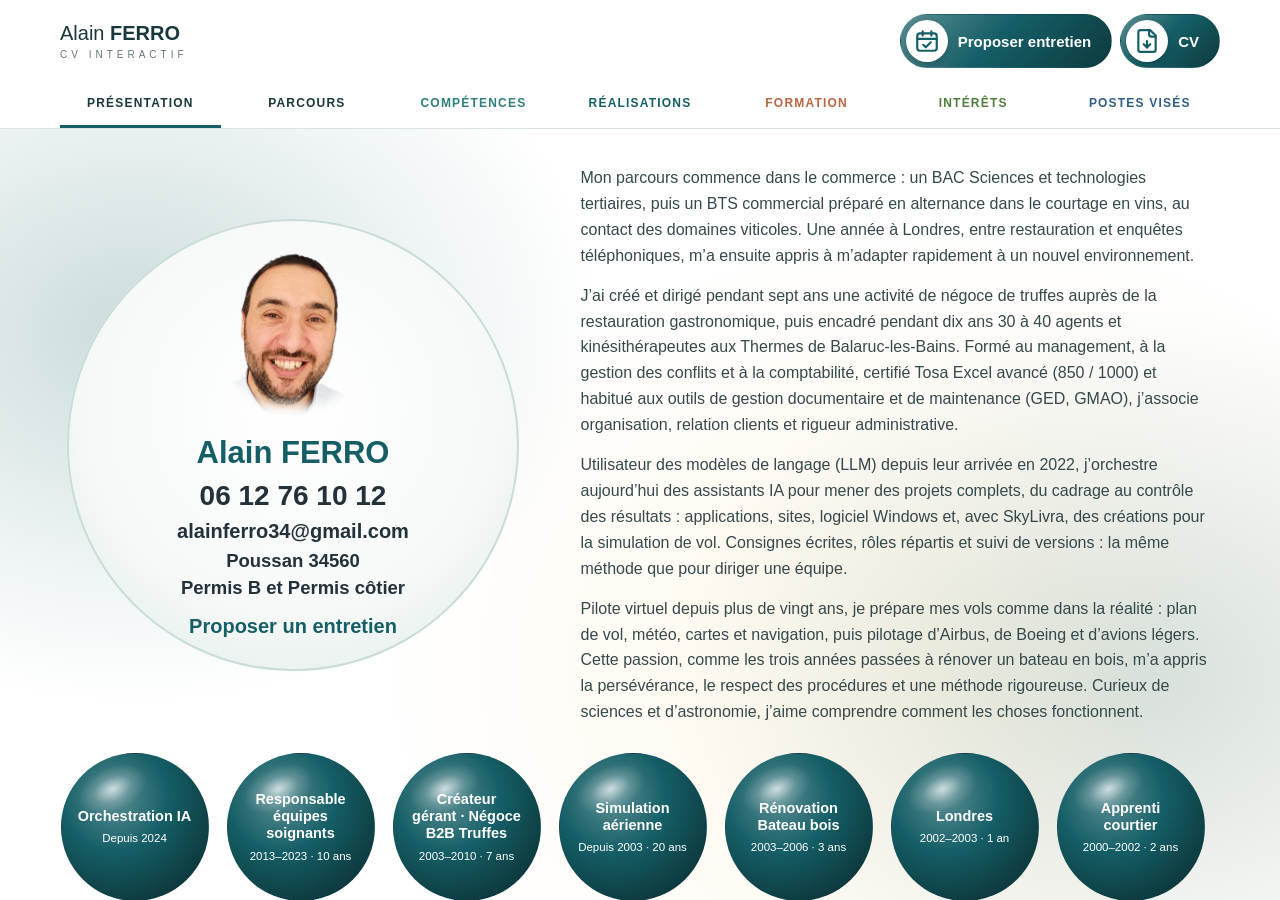
<file: index.html>
<!doctype html>
<html lang="fr">
<head>
<meta charset="utf-8">
<meta name="viewport" content="width=device-width, initial-scale=1">
<title>Alain Ferro · CV interactif</title>
<meta name="description" content="Alain Ferro, Poussan : administration, coordination et relation clients. Dix ans d’encadrement d’équipes, gestion d’une activité de négoce, titre de comptable assistant, Excel avancé, projets numériques avec l’IA.">
<meta name="referrer" content="no-referrer">
<meta http-equiv="Content-Security-Policy" content="default-src 'self'; img-src 'self' data:; media-src 'self'; frame-src https://www.youtube-nocookie.com; style-src 'self'; script-src 'self'; object-src 'none'; base-uri 'none'; form-action 'none'">
<meta name="theme-color" content="#fcfcf8">
<link rel="stylesheet" href="styles.css?v=2.70.0">
<link rel="stylesheet" href="lecture.css?v=2.70.0">
<link rel="stylesheet" href="carte.css?v=2.70.0">
<link rel="stylesheet" href="icones.css?v=2.70.0">
<link rel="stylesheet" href="coherence.css?v=2.70.0">
<link rel="stylesheet" href="methode.css?v=2.70.0">
<link rel="stylesheet" href="billard.css?v=2.70.0">
<link rel="stylesheet" href="billard-fonds.css?v=2.70.0">
<link rel="stylesheet" href="personnage.css?v=2.70.0">
<link rel="stylesheet" href="bandeau.css?v=2.70.0">
<link rel="stylesheet" href="charte.css?v=2.70.0">
<link rel="stylesheet" href="identite-terre.css?v=2.70.0">
<link rel="stylesheet" href="realisations.css?v=2.70.0">
<link rel="icon" href="assets/favicon.png" type="image/png">
<link rel="canonical" href="https://alcazenway.github.io/cv-alain-ferro/">
<meta property="og:title" content="Alain Ferro · Administration, coordination et relation clients">
<meta property="og:description" content="Parcours, compétences et intérêts d’Alain Ferro. Proposez-lui un entretien.">
<meta property="og:type" content="profile">
<meta property="og:url" content="https://alcazenway.github.io/cv-alain-ferro/">
<meta property="og:image" content="https://alcazenway.github.io/cv-alain-ferro/assets/portrait-480.webp">
<link rel="stylesheet" href="boutons.css?v=2.70.0">
<link rel="stylesheet" href="skylivra.css?v=2.70.0">
<link rel="stylesheet" href="realisations-fiches.css?v=2.70.0">
<link rel="stylesheet" href="mouvements.css?v=2.70.0">
</head>
<body class="sur-accueil">
<a class="evitement" href="#contenu">Aller au contenu</a>
<header class="co-bandeau" id="bandeau">
  <a class="co-marque" id="lien-cv-logo" href="./CV-Interactif-Alain-FERRO.pdf?v=2.70.0" aria-label="Ouvrir le CV interactif au format PDF">Alain <b>FERRO</b><small>CV INTERACTIF</small></a>
  <button class="co-menu" type="button" aria-expanded="false" aria-controls="navigation-principale"><span aria-hidden="true">☰</span><span class="co-menu-libelle">Menu</span></button>
  <nav class="co-nav" id="navigation-principale" aria-label="Navigation principale">
    <ul class="co-onglets">
      <li><a href="#/" data-rubrique="presentation">Présentation</a></li>
      <li><a href="#/parcours" data-rubrique="parcours">Parcours</a></li>
      <li><a href="#/competences" data-rubrique="competences">Compétences</a></li>
      <li><a href="#/realisations" data-rubrique="realisations">Réalisations</a></li>
      <li><a href="#/savoir-formations" data-rubrique="savoir">Formation</a></li>
      <li><a href="#/interets" data-rubrique="interets">Intérêts</a></li>
      <li><a href="#/metiers" data-rubrique="metiers">Postes visés</a></li>
    </ul>
  </nav>
  <div class="co-actions-bandeau">
    <a class="bb bb-p1" id="entretien-bandeau" href="entretien.html" aria-label="Proposer un entretien"><span class="bb-pastille" aria-hidden="true"><img class="bb-ic" src="assets/boutons/entretien.svg" alt=""></span><span class="bb-lb">Proposer entretien</span></a>
    <a class="bb bb-p1 bb-cv" id="lien-cv" title="Télécharger CV" href="./CV-Interactif-Alain-FERRO.pdf?v=2.70.0" aria-label="Télécharger le CV au format PDF" download="CV-Interactif-Alain-FERRO.pdf"><span class="bb-pastille" aria-hidden="true"><svg class="bb-ic" style="color:#155E66" viewBox="0 0 24 24" fill="none" stroke="currentColor" stroke-width="2" stroke-linecap="round" stroke-linejoin="round" focusable="false" aria-hidden="true"><path d="M15 2H6a2 2 0 0 0-2 2v16a2 2 0 0 0 2 2h12a2 2 0 0 0 2-2V7Z"/><path d="M14 2v4a2 2 0 0 0 2 2h4"/><path d="M12 18v-6"/><path d="m9 15 3 3 3-3"/></svg></span><span class="bb-lb">CV</span></a>
  </div>
</header>

<div class="co-fond" id="fond" aria-hidden="true"><div class="co-fond-image"></div></div>
<main id="contenu" tabindex="-1">
  <div id="accueil">
    <section class="co-une" id="haut" aria-labelledby="titre-nom">
      <div class="co-marques" id="marques-une"></div>
      <div class="co-identite">
        <img id="portrait" class="co-portrait" src="assets/portrait-pdf-360.png" width="360" height="360" alt="Portrait d’Alain Ferro, souriant, chemise bleu clair">
        <p class="co-surtitre" id="ville">Poussan (34560)</p>
        <h1 id="titre-nom" tabindex="-1">Alain FERRO</h1>
        <ul class="co-coordonnees" id="coordonnees"></ul>
      </div>
      <div class="co-profil">
        <div id="promesse" class="co-promesse"></div>
      </div>
    </section>

    <footer class="co-pied" id="pied">
      <p id="maj">Version 2.70.0</p>
      <p><a href="#/mentions">Mentions légales et confidentialité</a></p>
    </footer>
  </div>

  <article id="vue" class="vue" hidden></article>
</main>

<noscript><p class="cadre">Ce site affiche le parcours détaillé à l’aide de JavaScript. Contact : <a href="mailto:alainferro34@gmail.com">alainferro34@gmail.com</a> · <a href="tel:+33612761012">06 12 76 10 12</a> · <a href="CV-Interactif-Alain-FERRO.pdf?v=2.70.0" download="CV-Interactif-Alain-FERRO.pdf">CV (PDF)</a>.</p></noscript>
<script src="data/contenu.js?v=2.70.0"></script>
<script src="actualiser.js?v=2.70.0"></script>
<script src="lecture.js?v=2.70.0"></script>
<script src="carte.js?v=2.70.0"></script>
<script src="data/icones.js?v=2.70.0"></script>
<script src="icones.js?v=2.70.0"></script>
<script src="coherence.js?v=2.70.0"></script>
<script src="methode.js?v=2.70.0"></script>
<script src="billard.js?v=2.70.0"></script>
<script src="personnage.js?v=2.70.0"></script>
<script src="personnage-glisser.js?v=2.70.0"></script>
<script src="identite-terre.js?v=2.70.0"></script>
<script src="skylivra.js?v=2.70.0"></script>
<script src="realisations-fiches.js?v=2.70.0"></script>
<script src="app.js?v=2.70.0"></script>
<link rel="modulepreload" href="lib/three.module.min.js?v=2.70.0">
<script type="module" src="spheres.js?v=2.70.0"></script>
<script src="mouvements.js?v=2.70.0"></script>
</body>
</html>
</file>
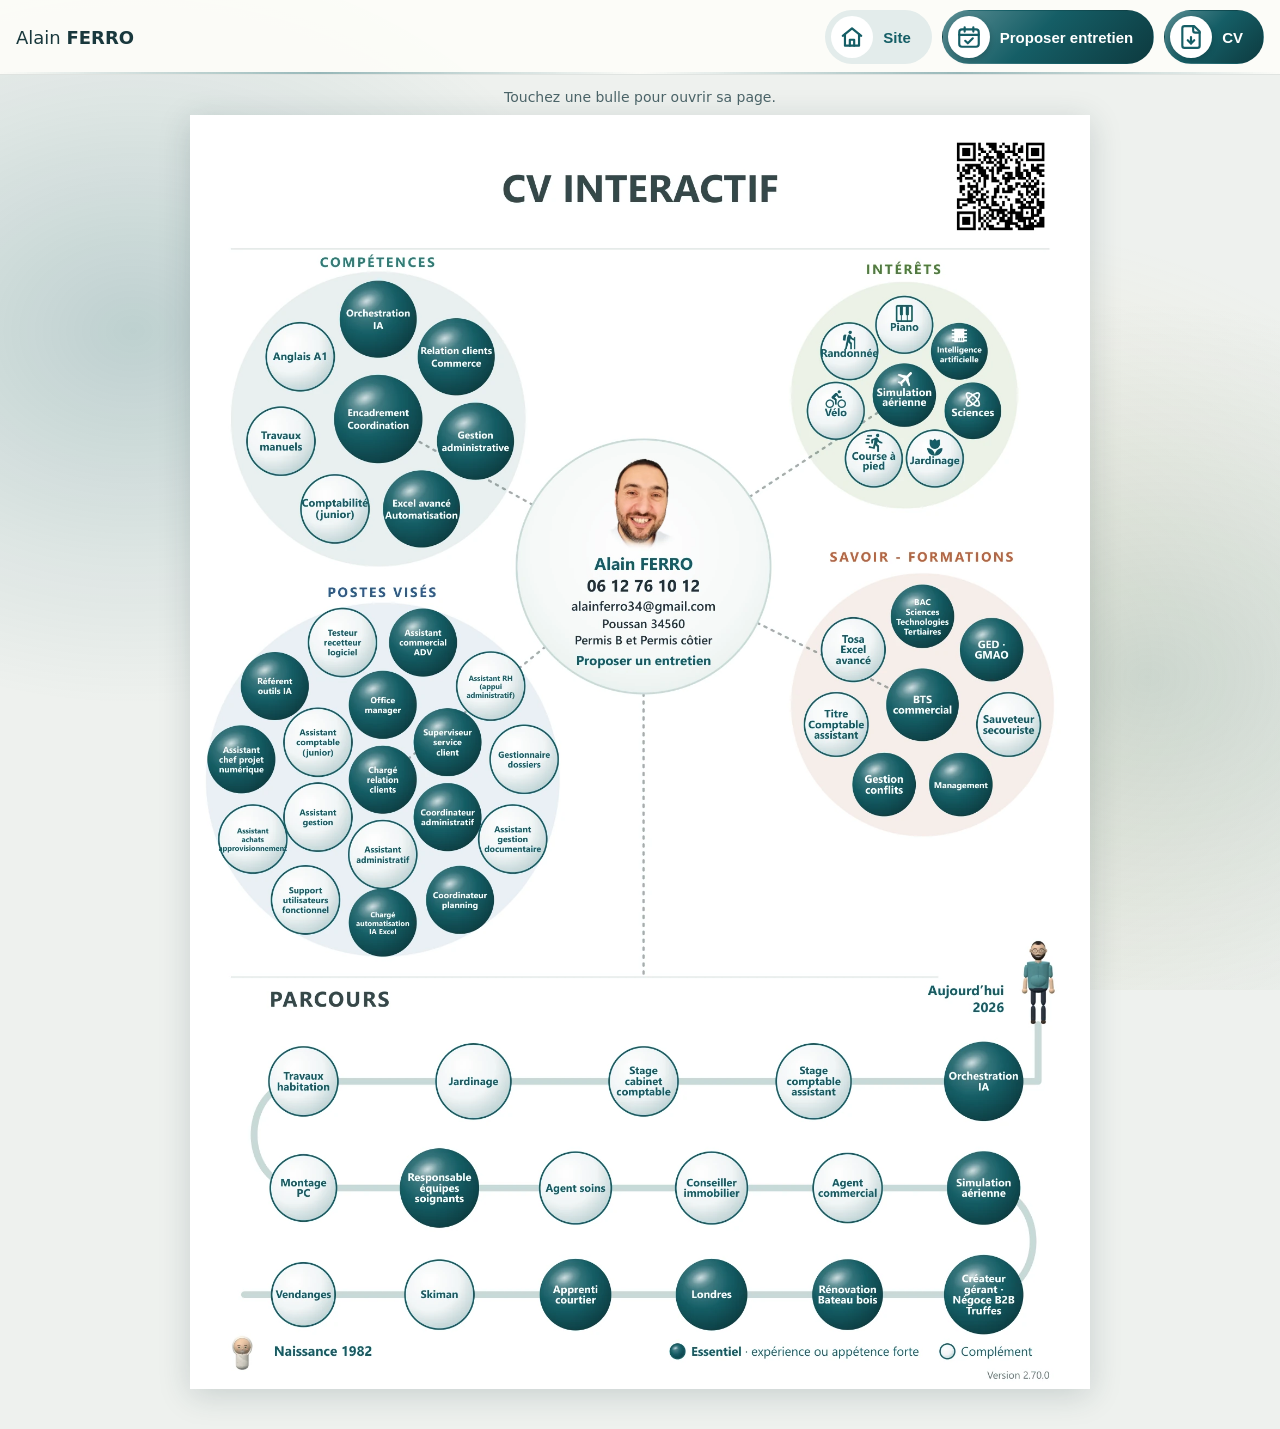
<file: cv.html>
<!doctype html>
<html lang="fr">
<head>
<meta charset="utf-8">
<meta name="viewport" content="width=device-width, initial-scale=1">
<title>CV interactif — Alain FERRO</title>
<meta name="description" content="CV interactif d’Alain Ferro : touchez une bulle pour ouvrir la page correspondante du site.">
<meta http-equiv="Content-Security-Policy" content="default-src 'self'; img-src 'self' data:; style-src 'self'; script-src 'self'; object-src 'none'; base-uri 'none'; form-action 'none'">
<meta name="referrer" content="no-referrer">
<link rel="icon" href="assets/favicon.png">
<link rel="stylesheet" href="cv.css?v=2.70.0">
<link rel="stylesheet" href="boutons.css?v=2.70.0">
<link rel="stylesheet" href="mouvements.css?v=2.70.0">
</head>
<body>
<header class="cvl-barre">
  <a class="cvl-nom" href="./?v=2.70.0#/">Alain <strong>FERRO</strong></a>
  <nav class="cvl-actions" aria-label="Actions">
    <a class="bb bb-p3 cvl-site" href="./?v=2.70.0#/" aria-label="Revenir au site"><span class="bb-pastille" aria-hidden="true"><img class="bb-ic" src="assets/boutons/site.svg" alt=""></span><span class="bb-lb">Site</span></a>
    <a class="bb bb-p1 cvl-entretien" href="entretien.html" aria-label="Proposer un entretien"><span class="bb-pastille" aria-hidden="true"><img class="bb-ic" src="assets/boutons/entretien.svg" alt=""></span><span class="bb-lb">Proposer entretien</span></a>
    <a class="bb bb-p1 bb-cv" id="cvl-pdf" title="Télécharger CV" href="CV-Interactif-Alain-FERRO.pdf?v=2.70.0" aria-label="Télécharger le CV au format PDF" download="CV-Interactif-Alain-FERRO.pdf"><span class="bb-pastille" aria-hidden="true"><svg class="bb-ic" style="color:#155E66" viewBox="0 0 24 24" fill="none" stroke="currentColor" stroke-width="2" stroke-linecap="round" stroke-linejoin="round" focusable="false" aria-hidden="true"><path d="M15 2H6a2 2 0 0 0-2 2v16a2 2 0 0 0 2 2h12a2 2 0 0 0 2-2V7Z"/><path d="M14 2v4a2 2 0 0 0 2 2h4"/><path d="M12 18v-6"/><path d="m9 15 3 3 3-3"/></svg></span><span class="bb-lb">CV</span></a>
  </nav>
</header>
<main class="cvl-scene">
  <p class="cvl-aide">Touchez une bulle pour ouvrir sa page.</p>
  <div class="cvl-page" id="cvl-page">
    <img src="assets/cv/cv-page.webp?v=2.70.0" width="1653" height="2339" alt="CV interactif d’Alain Ferro : compétences, intérêts, formations, postes visés et parcours.">
  </div>
</main>
<script src="assets/cv/liens.js?v=2.70.0"></script>
<script src="cv.js?v=2.70.0"></script>
<script src="mouvements.js?v=2.70.0"></script>
</body>
</html>
</file>
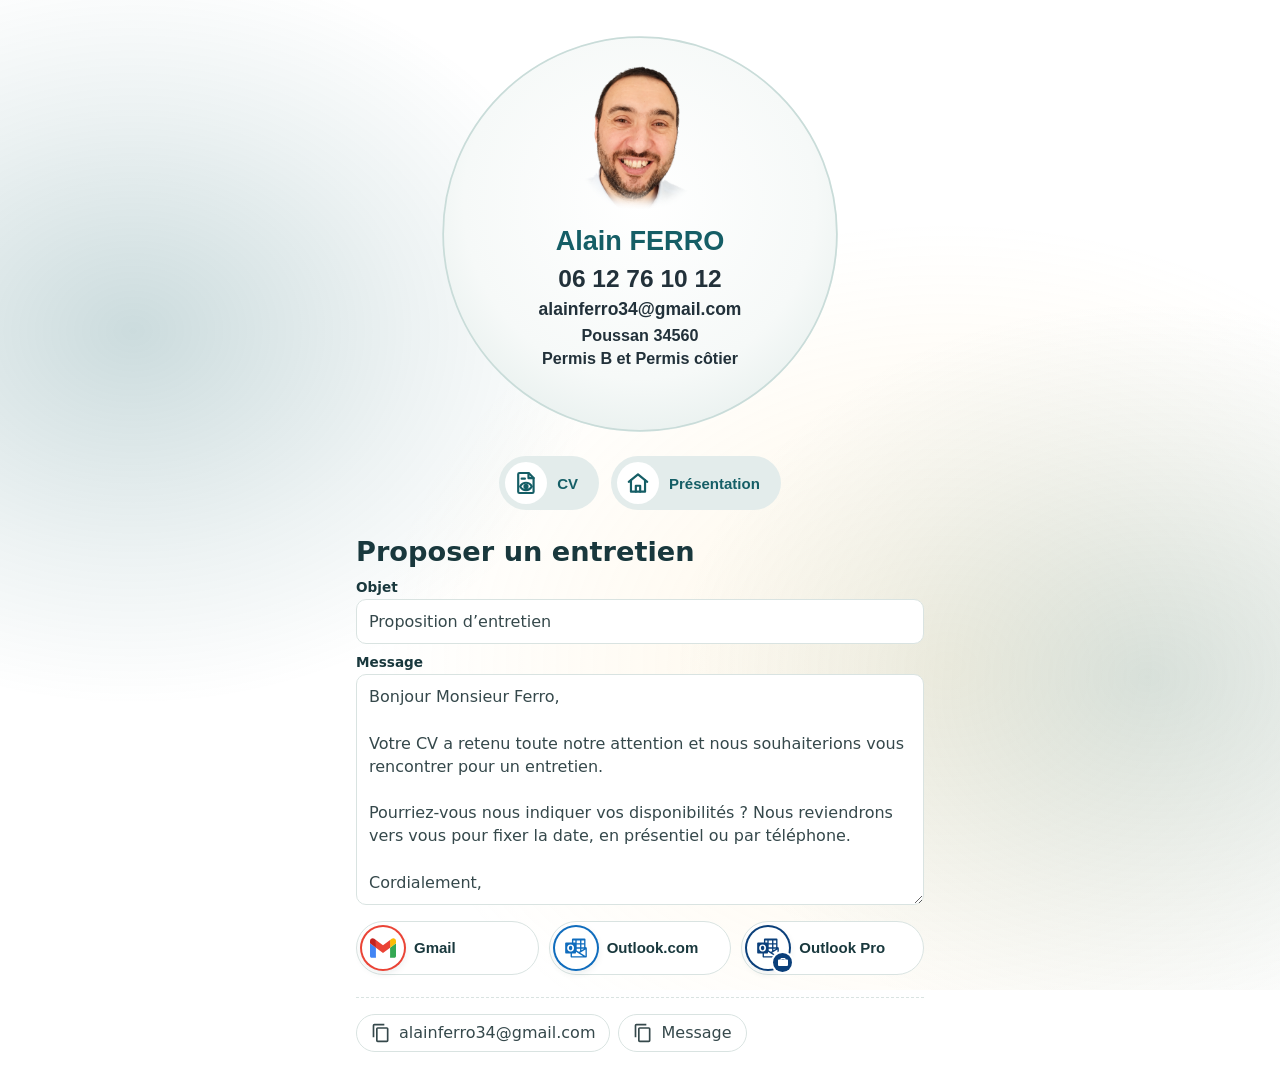
<file: entretien.html>
<!doctype html>
<html lang="fr">
<head>
<meta charset="utf-8">
<meta name="viewport" content="width=device-width, initial-scale=1">
<title>Proposer un entretien — Alain FERRO</title>
<meta name="description" content="Proposer un entretien à Alain Ferro : message prêt à envoyer depuis votre messagerie.">
<meta http-equiv="Content-Security-Policy" content="default-src 'self'; img-src 'self' data:; style-src 'self'; script-src 'self'; object-src 'none'; base-uri 'none'; form-action 'none'">
<meta name="referrer" content="no-referrer">
<meta name="robots" content="noindex">
<link rel="icon" href="assets/favicon.png">
<link rel="stylesheet" href="identite-terre.css?v=2.70.0">
<link rel="stylesheet" href="entretien.css?v=2.70.0">
<link rel="stylesheet" href="boutons.css?v=2.70.0">
<link rel="stylesheet" href="mouvements.css?v=2.70.0">
</head>
<body>
<main class="ent">
  <!-- v2.51 : carte unique photo + coordonnées, puis retour au CV PDF ou au site (demande d'Alain du 16/11/2026). -->
  <section class="ent-carte" aria-label="Alain Ferro">
    <div id="ent-identite"><svg class="pr-terre" viewBox="0 0 480 480" role="group" aria-labelledby="pr-terre-titre"><title id="pr-terre-titre">Alain Ferro, coordonnées et proposition d’entretien</title><defs><radialGradient id="pr-disque" cx=".5" cy=".42" r=".62"><stop offset="0" stop-color="#FFFFFF"></stop><stop offset=".72" stop-color="#F6F9F8"></stop><stop offset="1" stop-color="#E8F0EE"></stop></radialGradient></defs><circle cx="240" cy="240" r="226" fill="url(#pr-disque)" aria-hidden="true"></circle><circle cx="240" cy="240" r="225" fill="none" stroke="#C9DCD9" stroke-width="2" aria-hidden="true"></circle><image href="assets/presentation/portrait-detoure-440.png" x="150" y="34" width="180" height="180" role="img" aria-label="Portrait d’Alain Ferro, souriant, chemise bleu clair"></image><g text-anchor="middle" fill="#22313A" font-family="Segoe UI, Arial, sans-serif"><text x="240" y="258" font-size="31" font-weight="700" fill="#155E66">Alain FERRO</text><a href="tel:+33612761012" aria-label="Téléphoner à Alain Ferro : 06 12 76 10 12" class="pr-contact" id="ent-tel"><rect x="80" y="267" width="320" height="42" rx="5" fill="transparent" aria-hidden="true"></rect><text x="240" y="300" font-size="28" font-weight="700" fill="#22313A">06 12 76 10 12</text></a><a href="mailto:alainferro34@gmail.com?subject=Proposition%20d%E2%80%99entretien&amp;body=Bonjour%20Monsieur%20Ferro%2C%0D%0A%0D%0AVotre%20CV%20a%20retenu%20toute%20notre%20attention%20et%20nous%20souhaiterions%20vous%20rencontrer%20pour%20un%20entretien.%0D%0A%0D%0APourriez-vous%20nous%20indiquer%20vos%20disponibilit%C3%A9s%20%3F%20Nous%20reviendrons%20vers%20vous%20pour%20fixer%20la%20date%2C%20en%20pr%C3%A9sentiel%20ou%20par%20t%C3%A9l%C3%A9phone.%0D%0A%0D%0ACordialement%2C" aria-label="Écrire à Alain Ferro : alainferro34@gmail.com" class="pr-contact" id="ent-mail"><rect x="80" y="308" width="320" height="34" rx="5" fill="transparent" aria-hidden="true"></rect><text x="240" y="333" font-size="20" font-weight="600" fill="#22313A">alainferro34@gmail.com</text></a><text x="240" y="362" font-size="18.5" font-weight="600" fill="#22313A">Poussan 34560</text><text x="240" y="389" font-size="18.5" font-weight="600" fill="#22313A">Permis B et Permis côtier</text></g></svg>
    </div>
    <nav class="ent-nav" aria-label="Continuer">
      <a class="bb bb-p3" id="ent-cv" href="CV-Interactif-Alain-FERRO.pdf?v=2.70.0" aria-label="Lire le CV (PDF)"><span class="bb-pastille" aria-hidden="true"><img class="bb-ic" src="assets/boutons/cv-lire.svg" alt=""></span><span class="bb-lb">CV</span></a>
      <a class="bb bb-p3" id="ent-presentation" href="./?v=2.70.0#/" aria-label="Revenir à la présentation d’Alain Ferro"><span class="bb-pastille" aria-hidden="true"><img class="bb-ic" src="assets/boutons/site.svg" alt=""></span><span class="bb-lb">Présentation</span></a>
    </nav>
  </section>

  <h1>Proposer un entretien</h1>

  <!-- Message modifiable par le recruteur ; les boutons d'envoi reprennent le texte modifié. -->
  <section class="ent-message" aria-label="Message">
    <label class="ent-champ"><span>Objet</span><input id="ent-objet" type="text" readonly value="Proposition d’entretien" autocomplete="off"></label>
    <label class="ent-champ"><span>Message</span><textarea id="ent-corps" rows="9" readonly>Bonjour Monsieur Ferro,

Votre CV a retenu toute notre attention et nous souhaiterions vous rencontrer pour un entretien.

Pourriez-vous nous indiquer vos disponibilités ? Nous reviendrons vers vous pour fixer la date, en présentiel ou par téléphone.

Cordialement,</textarea></label>
  </section>

  <div class="ent-envoi" id="ent-envoi" aria-label="Envoyer avec">
    <a class="bb bb-m bb-gm" id="env-gmail" href="https://mail.google.com/mail/?view=cm&amp;fs=1&amp;to=alainferro34%40gmail.com&amp;su=Proposition%20d%E2%80%99entretien&amp;body=Bonjour%20Monsieur%20Ferro%2C%0D%0A%0D%0AVotre%20CV%20a%20retenu%20toute%20notre%20attention%20et%20nous%20souhaiterions%20vous%20rencontrer%20pour%20un%20entretien.%0D%0A%0D%0APourriez-vous%20nous%20indiquer%20vos%20disponibilit%C3%A9s%20%3F%20Nous%20reviendrons%20vers%20vous%20pour%20fixer%20la%20date%2C%20en%20pr%C3%A9sentiel%20ou%20par%20t%C3%A9l%C3%A9phone.%0D%0A%0D%0ACordialement%2C" aria-label="Préparer le message dans Gmail (nouvel onglet)" target="_blank" rel="noopener noreferrer"><span class="bb-pastille" aria-hidden="true"><img class="bb-ic" src="assets/boutons/gmail.svg" alt=""></span><span class="bb-lb">Gmail</span></a>
    <a class="bb bb-m bb-ol" id="env-outlook" href="https://outlook.live.com/mail/0/deeplink/compose?to=alainferro34%40gmail.com&amp;subject=Proposition%20d%E2%80%99entretien&amp;body=Bonjour%20Monsieur%20Ferro%2C%0D%0A%0D%0AVotre%20CV%20a%20retenu%20toute%20notre%20attention%20et%20nous%20souhaiterions%20vous%20rencontrer%20pour%20un%20entretien.%0D%0A%0D%0APourriez-vous%20nous%20indiquer%20vos%20disponibilit%C3%A9s%20%3F%20Nous%20reviendrons%20vers%20vous%20pour%20fixer%20la%20date%2C%20en%20pr%C3%A9sentiel%20ou%20par%20t%C3%A9l%C3%A9phone.%0D%0A%0D%0ACordialement%2C" aria-label="Préparer le message dans Outlook.com, compte personnel (nouvel onglet)" target="_blank" rel="noopener noreferrer"><span class="bb-pastille" aria-hidden="true"><img class="bb-ic" src="assets/boutons/outlook.svg" alt=""></span><span class="bb-lb">Outlook.com</span></a>
    <a class="bb bb-m bb-pro" id="env-365" href="https://outlook.office.com/mail/deeplink/compose?to=alainferro34%40gmail.com&amp;subject=Proposition%20d%E2%80%99entretien&amp;body=Bonjour%20Monsieur%20Ferro%2C%0D%0A%0D%0AVotre%20CV%20a%20retenu%20toute%20notre%20attention%20et%20nous%20souhaiterions%20vous%20rencontrer%20pour%20un%20entretien.%0D%0A%0D%0APourriez-vous%20nous%20indiquer%20vos%20disponibilit%C3%A9s%20%3F%20Nous%20reviendrons%20vers%20vous%20pour%20fixer%20la%20date%2C%20en%20pr%C3%A9sentiel%20ou%20par%20t%C3%A9l%C3%A9phone.%0D%0A%0D%0ACordialement%2C" aria-label="Préparer le message dans Outlook Microsoft 365 professionnel (nouvel onglet)" target="_blank" rel="noopener noreferrer"><span class="bb-pastille" aria-hidden="true"><img class="bb-ic" src="assets/boutons/outlook-pro.svg" alt=""><span class="bb-badge bb-badge-pro"></span></span><span class="bb-lb">Outlook Pro</span></a>
  </div>

  <div class="ent-copie" id="ent-copie" aria-label="Copier" hidden>
    <button type="button" class="ent-copier" id="cop-adresse" aria-label="Copier l’adresse e-mail"><span class="ic ic-copie" aria-hidden="true"></span><span class="txt">alainferro34@gmail.com</span></button>
    <button type="button" class="ent-copier" id="cop-message" aria-label="Copier l’objet et le message"><span class="ic ic-copie" aria-hidden="true"></span><span class="txt">Message</span></button>
  </div>
  <p class="ent-annonce" id="ent-annonce" aria-live="polite"></p>
</main>
<script src="data/contenu.js?v=2.70.0"></script>
<script src="identite-terre.js?v=2.70.0"></script>
<script src="entretien.js?v=2.70.0"></script>
<script src="mouvements.js?v=2.70.0"></script>
</body>
</html>
</file>
<file: styles.css>
/* CV Intelligent v2.5 — 9 novembre 2026 (site épuré : onglets, présentation photo à gauche, postes visés). Palette du CV : turquoise (Exp pro), cuivre (Savoir - formations), violet (Projets perso).
   Fonds « pâles » : teinte très légère de chaque catégorie. Fonds « foncés » : six éléments marquants, texte blanc (contraste AA). */
:root {
  --experience: #087E83;
  --formation: #B9653F;
  --formation-texte: #9C5232; /* même teinte, assombrie pour les petits textes (contraste AA) */
  --personnel: #735389;
  --experience-pale: #EAF4F4;
  --formation-pale: #F8EEE8;
  --personnel-pale: #F1ECF4;
  --experience-fonce: #05595D;
  --formation-fonce: #84401F;
  --personnel-fonce: #553A68;
  --encre: #19383D;
  --texte: #2E4649;
  --discret: #56696C;
  --filet: #E2DED5;
  --fond: #FBF8F3;
  --carte: #FFFFFF;
  --fond-doux: #F2EEE6;
  --rayon: 12px;
  --largeur: 72rem;
  --ombre: 0 8px 22px rgba(25,56,61,.12);
  --duree: .16s;
  --bandeau: 4rem;
  color-scheme: light;
}

*, *::before, *::after { box-sizing: border-box; }
html { -webkit-text-size-adjust: 100%; scroll-padding-top: calc(var(--bandeau) + 1rem); }
body {
  margin: 0;
  font-family: system-ui, -apple-system, "Segoe UI", Roboto, "Helvetica Neue", Arial, sans-serif;
  font-size: 1.0625rem;
  line-height: 1.6;
  color: var(--texte);
  background: var(--fond);
  overflow-wrap: break-word;
  -webkit-tap-highlight-color: transparent;
}
h1, h2, h3, h4 { color: var(--encre); line-height: 1.15; margin: 0 0 .5em; letter-spacing: -.01em; }
h1 { font-size: clamp(2rem, 5vw, 2.8rem); }
h2 { font-size: clamp(1.4rem, 3.4vw, 1.8rem); }
h3 { font-size: 1.1rem; }
p { margin: 0 0 1em; }
a { color: var(--experience); text-underline-offset: .18em; }
a:hover { color: var(--encre); }
img { max-width: 100%; height: auto; display: block; }
ul, ol { padding: 0; margin: 0; list-style: none; }
figure { margin: 0; }
[hidden] { display: none !important; }

:focus-visible { outline: 3px solid var(--experience); outline-offset: 3px; border-radius: 4px; }
main:focus, #fiche-titre:focus, #titre-nom:focus { outline: none; }

.cadre { width: 100%; max-width: var(--largeur); margin: 0 auto; padding: 0 1.25rem; }
.evitement { position: absolute; left: -999px; top: .5rem; background: var(--encre); color: #fff; padding: .5rem 1rem; z-index: 10; border-radius: 6px; }
.evitement:focus { left: .5rem; color: #fff; }
.visuellement-cache { position: absolute; width: 1px; height: 1px; margin: -1px; padding: 0; overflow: hidden; clip: rect(0 0 0 0); white-space: nowrap; border: 0; }

/* Catégories : mêmes formes que la légende du PDF (cercle, losange, carré) */
.experience { --c: var(--experience); --t: var(--experience); --p: var(--experience-pale); --f: var(--experience-fonce); }
.formation { --c: var(--formation); --t: var(--formation-texte); --p: var(--formation-pale); --f: var(--formation-fonce); }
.personnel { --c: var(--personnel); --t: var(--personnel); --p: var(--personnel-pale); --f: var(--personnel-fonce); }
.forme { display: inline-block; flex: none; width: .7rem; height: .7rem; background: var(--c, var(--encre)); margin-right: .45rem; vertical-align: .05em; }
.forme.experience { border-radius: 50%; }
.forme.formation { border-radius: 1px; transform: rotate(45deg) scale(.88); }
.forme.personnel { border-radius: 2px; }

/* Relief commun : survol, focus clavier et pression tactile */
.etape-lien, .tuile a, .preuve a, .logos a, .bouton, .filtre, .onglets-site a, .liens-competences a, .competence-ligne, .sommaire-liste a {
  transition: transform var(--duree) ease, box-shadow var(--duree) ease, background-color var(--duree) ease, border-color var(--duree) ease, color var(--duree) ease;
}
.etape-lien:hover, .etape-lien:focus-visible, .tuile a:hover, .tuile a:focus-visible,
.preuve a:hover, .preuve a:focus-visible, .logos a:hover, .logos a:focus-visible {
  transform: translateY(-2px); box-shadow: var(--ombre); border-color: var(--c, var(--experience));
}
.etape-lien:active, .tuile a:active, .preuve a:active, .logos a:active, .bouton:active, .filtre:active, .onglets-site a:active {
  transform: translateY(0) scale(.98); box-shadow: none;
}

/* Boutons : mêmes dimensions pour toutes les actions */
.bouton {
  display: inline-flex; align-items: center; justify-content: center; gap: .4rem; min-height: 48px;
  padding: .6rem 1.35rem; border-radius: 999px; border: 2px solid var(--experience);
  background: var(--experience); color: #fff; font-weight: 700; text-decoration: none; line-height: 1.2; text-align: center;
}
.bouton:hover, .bouton:focus-visible { background: var(--encre); border-color: var(--encre); color: #fff; }
.bouton.secondaire, .bouton.appel { background: var(--carte); color: var(--encre); border-color: var(--encre); }
.bouton.secondaire:hover, .bouton.secondaire:focus-visible, .bouton.appel:hover, .bouton.appel:focus-visible { background: var(--encre); color: #fff; }
.bouton.appel span { font-variant-numeric: tabular-nums; letter-spacing: .02em; }

/* En-tête : cinq onglets en capsules, nettement cliquables, onglet courant en aplat */
.bandeau { position: sticky; top: 0; z-index: 6; background: rgba(251,248,243,.97); border-bottom: 1px solid var(--filet); }
.bandeau-in { display: flex; align-items: center; gap: .5rem 1.5rem; min-height: 4.5rem; padding-top: .5rem; padding-bottom: .5rem; }
.onglets-site { flex: 1; min-width: 0; }
.onglets-site a { transition: box-shadow var(--duree) ease; }
.onglets-site ul { display: flex; flex-wrap: wrap; gap: .45rem; }
.onglets-site a {
  display: inline-flex; align-items: center; justify-content: center; min-height: 46px; padding: .45rem 1.15rem;
  font-weight: 700; font-size: 1.08rem; line-height: 1.15; color: var(--encre); text-decoration: none; white-space: nowrap;
  background: var(--carte); border: 1.5px solid #CFC9BD; border-radius: 999px; box-shadow: 0 1px 2px rgba(25,56,61,.08);
}
.onglets-site a:hover, .onglets-site a:focus-visible { border-color: var(--experience); color: var(--experience); box-shadow: 0 3px 10px rgba(25,56,61,.12); }
.onglets-site a[aria-current="page"] { background: var(--experience); border-color: var(--experience); color: #fff; box-shadow: none; }
.bandeau-entretien { flex: none; min-height: 44px; padding: .45rem 1.1rem; font-size: 1rem; }
.sur-accueil .bandeau-entretien { display: none; }

/* Présentation : photo à gauche, tout le texte à droite (comme le PDF), postes visés en haut à droite */
.une {
  display: grid; grid-template-columns: 260px minmax(0, 1fr) minmax(15rem, 19rem); column-gap: 3rem; align-items: start;
  grid-template-areas: "portrait identite postes" "portrait promesse postes" "portrait contact contact" "portrait coord coord" "portrait pdf pdf";
  padding-top: 3rem; padding-bottom: 2.75rem;
}
.une.sans-portrait { grid-template-columns: minmax(0, 1fr) minmax(15rem, 19rem); grid-template-areas: "identite postes" "promesse postes" "contact contact" "coord coord" "pdf pdf"; }
.une-identite { grid-area: identite; }
.une h1 { font-size: clamp(2.6rem, 6vw, 4.2rem); letter-spacing: -.025em; margin-bottom: .2em; }
.positionnement { margin: 0 0 1.25rem; font-size: clamp(1.3rem, 2.6vw, 1.8rem); font-weight: 700; line-height: 1.2; color: var(--experience); letter-spacing: -.01em; }
.promesse { grid-area: promesse; font-size: 1.1rem; max-width: 40rem; margin-bottom: 1.5rem; }
.postes { grid-area: postes; align-self: start; padding: 1.1rem 1.25rem 1rem; background: var(--carte); border: 1px solid var(--filet); border-top: 4px solid var(--formation); border-radius: var(--rayon); }
.postes h2 { font-size: 1.2rem; margin-bottom: .6rem; }
.postes h2 a { color: var(--encre); text-decoration: none; }
.postes h2 a::after { content: " →"; color: var(--experience); }
.postes h2 a:hover, .postes h2 a:focus-visible { color: var(--experience); text-decoration: underline; }
.postes-liste li { padding: .28rem 0; border-bottom: 1px solid var(--filet); font-weight: 600; color: var(--encre); line-height: 1.3; }
.postes-liste li.postes-suite { border-bottom: 0; padding-top: .6rem; font-size: .95rem; }
.contact { grid-area: contact; display: flex; flex-wrap: wrap; gap: .75rem; margin-bottom: 1.1rem; }
.coordonnees { grid-area: coord; display: flex; flex-wrap: wrap; gap: .25rem 0; margin: 0 0 .6rem; color: var(--encre); font-size: .97rem; }
.coordonnees li:not(:last-child)::after { content: "·"; margin: 0 .6rem; color: var(--discret); }
.coordonnees a { font-weight: 700; }
.pdf { grid-area: pdf; margin: 0; }
.pdf a { font-weight: 700; }
.pdf a::before { content: "↓"; display: inline-block; margin-right: .4rem; text-decoration: none; }
/* Portrait centré dans son cadre : liseré concentrique (même écart de chaque côté).
   Le visage est à droite dans la copie (centre ≈ 290 px sur 480) : le cadre montre les 380 px de droite,
   le visage tombe au milieu ; seul le fond gauche est hors cadre, sans déformation ni coupe du visage. */
.une-portrait { grid-area: portrait; position: relative; align-self: start; margin: 10px; }
.une-portrait::before { content: ""; position: absolute; inset: -10px; border: 2px solid var(--formation); border-radius: 28px; }
.une-portrait img { position: relative; z-index: 1; width: 100%; aspect-ratio: 380 / 584; object-fit: cover; object-position: 100% 50%; border-radius: 20px; background: var(--fond-doux); }

/* Repères chiffrés */
.reperes { background: var(--carte); border-top: 1px solid var(--filet); border-bottom: 1px solid var(--filet); }
.reperes ul { display: grid; grid-template-columns: repeat(4, 1fr); gap: 1.25rem 2rem; padding-top: 1.6rem; padding-bottom: 1.6rem; }
.reperes li { display: flex; flex-direction: column; padding-top: .7rem; border-top: 3px solid var(--experience); }
.reperes li:nth-child(2) { border-top-color: var(--formation); }
.reperes li:nth-child(3) { border-top-color: var(--personnel); }
.reperes li:nth-child(4) { border-top-color: var(--encre); }
.reperes strong { font-size: clamp(1.6rem, 3vw, 2.2rem); color: var(--encre); line-height: 1.15; letter-spacing: -.02em; }
.reperes span { font-size: .95rem; color: var(--discret); }

/* Réalisations marquantes : vrais médias, titre et apport concret */
.selection-cadre { padding-top: 2.5rem; padding-bottom: 3rem; }
.selection-cadre h2 { font-size: 1.3rem; }
.tuiles { display: grid; grid-template-columns: repeat(auto-fill, minmax(min(100%, 15rem), 1fr)); gap: 1rem; }
.tuile a {
  display: flex; flex-direction: column; height: 100%; overflow: hidden; text-decoration: none; color: var(--texte);
  background: var(--carte); border: 1px solid var(--filet); border-top: 4px solid var(--c); border-radius: var(--rayon);
}
.tuile-image, .tuile-mot { width: 100%; aspect-ratio: 4 / 3; object-fit: cover; background: var(--fond-doux); }
.tuile-image.entier { object-fit: contain; background: #111; } /* carte, document : jamais rognée */
.tuile-mot { display: flex; align-items: flex-end; padding: .9rem 1rem; background: var(--c); color: #fff; font-size: 1.45rem; font-weight: 800; line-height: 1.1; letter-spacing: -.01em; }
.tuile.formation .tuile-mot { background: var(--formation-texte); } /* texte blanc : contraste AA */
.tuile-titre { padding: .7rem .9rem .2rem; font-weight: 700; color: var(--encre); line-height: 1.3; }
.tuile-apport { padding: 0 .9rem .9rem; font-size: .9rem; color: var(--discret); line-height: 1.4; }

/* Postes visés (#/metiers) */
.positionnement-rappel { font-size: 1.2rem; font-weight: 700; color: var(--experience); margin-bottom: .4rem; }
.metiers-liste { display: grid; grid-template-columns: repeat(auto-fill, minmax(min(100%, 20rem), 1fr)); gap: 1rem; max-width: 66rem; }
.metier { padding: 1.1rem 1.2rem 1.2rem; background: var(--carte); border: 1px solid var(--filet); border-top: 4px solid var(--experience); border-radius: var(--rayon); }
.metier h2 { font-size: 1.2rem; margin-bottom: .35rem; }
.metier p { margin-bottom: .75rem; }

/* Pages */
.vue { padding-top: 1.5rem; padding-bottom: 3.5rem; }
.page-tete { margin-bottom: 1.5rem; }
.chapo { color: var(--discret); max-width: 46rem; }
.note { color: var(--discret); font-size: .95rem; max-width: 46rem; }
.retour { margin-bottom: .9rem; }
.retour a { font-weight: 700; text-decoration: none; display: inline-block; padding: .4rem 0; }

/* Parcours : deux filtres à bascule (aria-pressed) et la bascule spirale / liste, sur une ligne */
.parcours-commandes { display: flex; flex-wrap: wrap; align-items: center; gap: .6rem 1.25rem; margin: 0 0 1.25rem; }
.filtres { display: flex; flex-wrap: wrap; gap: .5rem; }
.filtre {
  display: inline-flex; align-items: center; min-height: 44px; padding: .45rem 1.1rem; cursor: pointer;
  font: inherit; font-weight: 700; font-size: 1rem; color: var(--encre);
  background: var(--carte); border: 1.5px solid var(--c, var(--filet)); border-radius: 999px;
}
.filtre:hover, .filtre:focus-visible { border-color: var(--encre); }
.filtre[aria-pressed="true"] { background: var(--c); border-color: var(--c); color: #fff; }
.vue-bascule { min-height: 44px; font-size: .95rem; padding: .4rem 1.1rem; }

/* Bornes Naissance / Aujourd’hui : pictogramme fourni + texte explicite */
.borne { display: flex; align-items: center; gap: .6rem; margin: 0 0 .9rem; color: var(--encre); font-size: .95rem; }
.borne strong { font-weight: 800; }
.borne-image { width: 32px; height: 32px; object-fit: contain; flex: none; }
.borne.sans-image::before { content: ""; flex: none; width: .95rem; height: .95rem; border-radius: 50%; border: 3px solid var(--encre); background: var(--fond); margin: 0 .5rem; }
.borne.fin.sans-image::before { background: var(--encre); }
.borne.fin { margin: .9rem 0 0; }

/* Parcours en liste (alternative à la spirale) : titres seuls, plus récent en haut */
.frise-cadre { max-width: 34rem; }
.frise-cadre .borne.fin { margin: 0 0 .9rem; }
.frise-cadre .borne.debut { margin: .9rem 0 0; }
.frise { position: relative; }
.etape { margin-bottom: .45rem; }
.etape-lien {
  display: flex; align-items: center; gap: .1rem; min-height: 46px;
  padding: .45rem .9rem; background: var(--p, var(--carte)); color: var(--encre); text-decoration: none;
  border: 1px solid var(--filet); border-left: 4px solid var(--c); border-radius: var(--rayon);
}
.etape-lien:hover, .etape-lien:focus-visible { color: var(--encre); }
.etape-titre { font-weight: 700; font-size: .98rem; line-height: 1.3; }
.etape.important .etape-lien, .etape.important .etape-lien:hover { background: var(--f); border-color: var(--f); color: #fff; }
.etape.important .forme { background: #fff; }
.etape-type, .fiche-type { display: flex; align-items: center; font-size: .75rem; font-weight: 700; color: var(--t, var(--encre)); text-transform: uppercase; letter-spacing: .05em; }

/* Savoir - formations : onglet séparé, mêmes bulles titre seul */
.savoir-liste { display: grid; grid-template-columns: repeat(auto-fill, minmax(min(100%, 15rem), 1fr)); gap: .65rem; max-width: 62rem; }
.savoir-item a {
  display: flex; align-items: center; height: 100%; min-height: 52px; padding: .6rem 1rem;
  background: var(--p); color: var(--encre); text-decoration: none; font-weight: 700; line-height: 1.3;
  border: 1px solid var(--filet); border-left: 4px solid var(--c); border-radius: var(--rayon);
  transition: transform var(--duree) ease, box-shadow var(--duree) ease;
}
.savoir-item a:hover, .savoir-item a:focus-visible { transform: translateY(-2px); box-shadow: var(--ombre); color: var(--encre); }
.savoir-item.important a, .savoir-item.important a:hover, .savoir-item.important a:focus-visible { background: var(--f); border-color: var(--f); color: #fff; }
.savoir-item.important .forme { background: #fff; }

/* Fiche : sommaire chronologique à gauche, contenu à droite */
.parcours-mise { display: grid; grid-template-columns: 17rem minmax(0, 1fr); gap: 3rem; align-items: start; }
.sommaire { position: sticky; top: calc(var(--bandeau) + 1rem); }
.sommaire-tete { margin: 0 0 .5rem; font-size: .9rem; color: var(--discret); }
.sommaire-tete a { font-weight: 800; color: var(--encre); text-decoration: none; font-size: 1.05rem; }
.sommaire-tete a:hover { color: var(--experience); }
.sommaire-bascule { display: none; }
.sommaire-corps {
  max-height: calc(100vh - var(--bandeau) - 4.5rem); overflow-y: auto; overscroll-behavior: contain;
  padding: .25rem .35rem .5rem 0; scrollbar-width: thin;
}
.sommaire .borne { font-size: .85rem; margin: .25rem 0 .35rem; }
.sommaire .borne-image { width: 26px; height: 26px; }
.sommaire .borne.sans-image::before { margin: 0 .35rem 0 .3rem; width: .85rem; height: .85rem; }
.sommaire-liste { position: relative; }
.sommaire-liste::before { content: ""; position: absolute; top: .3rem; bottom: .3rem; left: calc(.85rem - 1px); width: 2px; background: var(--filet); }
.sommaire-liste a {
  position: relative; display: flex; align-items: flex-start; padding: .3rem .5rem .3rem .5rem; border-radius: 8px;
  color: var(--texte); text-decoration: none;
}
.sommaire-liste .forme { width: .7rem; height: .7rem; margin: .32rem .65rem 0 0; box-shadow: 0 0 0 3px var(--fond); }
.sommaire-texte { display: flex; flex-direction: column; min-width: 0; }
.sommaire-titre { font-weight: 600; font-size: .88rem; color: var(--encre); line-height: 1.3; }
.sommaire-liste a:hover { background: var(--fond-doux); }
.sommaire-liste .important a { background: var(--p); }
.sommaire-liste .important .sommaire-titre { font-weight: 800; color: var(--f); }
.sommaire-liste .important .forme { width: .8rem; height: .8rem; background: var(--f); }
.sommaire-liste a[aria-current] { background: var(--encre); }
.sommaire-liste a[aria-current] .sommaire-titre { color: #fff; }
.sommaire-liste a[aria-current] .forme { box-shadow: 0 0 0 2px #fff; }

.fiche { max-width: 48rem; }
.fiche-experience { --c: var(--experience); }
.fiche-formation { --c: var(--formation); }
.fiche-personnel { --c: var(--personnel); }
.fiche-tete { border-left: 5px solid var(--c, var(--encre)); padding: .2rem 0 .2rem 1.1rem; margin-bottom: 1.5rem; }
.fiche-tete.competence { --c: var(--experience); --t: var(--experience); }
.fiche-tete h1 { margin: .35rem 0 .35rem; }
.fiche-lieu { font-weight: 600; color: var(--encre); margin-bottom: .4rem; }
.fiche-resume { font-size: 1.15rem; margin: 0; }
.fiche-apport { margin: .55rem 0 0; font-weight: 700; color: var(--encre); }
.fiche-apport::before { content: ""; display: inline-block; width: 1.2rem; height: 2px; background: var(--formation); vertical-align: middle; margin-right: .55rem; }
.fiche .galerie { margin-bottom: 2rem; }
.fiche-lignes { display: grid; gap: .8rem; margin: 0 0 2rem; padding-top: 1.1rem; border-top: 1px solid var(--filet); }
.fiche-lignes:empty { display: none; }
.dossiers + .fiche-lignes { border-top: 0; padding-top: 0; }
.fiche-ligne { display: grid; grid-template-columns: 7.5rem minmax(0, 1fr); gap: .6rem; align-items: baseline; }
.fiche-ligne-titre { font-size: .9rem; font-weight: 700; color: var(--discret); }
.fiche-intro { font-size: 1.05rem; max-width: 46rem; }
.fiche-liste { margin-bottom: 2rem; }
.fiche-section { margin-bottom: 2rem; }
.fiche-section h2 { font-size: .95rem; text-transform: uppercase; letter-spacing: .06em; color: var(--encre); border-bottom: 1px solid var(--filet); padding-bottom: .4rem; margin-bottom: .9rem; }
.puces li { position: relative; padding-left: 1.25rem; margin-bottom: .45rem; }
.puces li::before { content: ""; position: absolute; left: 0; top: .68em; width: .45rem; height: .45rem; border-radius: 50%; background: var(--c, var(--experience)); }
.fiche-formation .puces li::before { border-radius: 1px; transform: rotate(45deg); }
.fiche-personnel .puces li::before { border-radius: 1px; }
.transfert { background: var(--carte); border-left: 4px solid var(--formation); border-radius: 0 var(--rayon) var(--rayon) 0; padding: 1rem 1.2rem; margin: 0; }
.lien-externe { margin: 0 0 1.5rem; }
.liens-competences { display: flex; flex-wrap: wrap; gap: .5rem; }
.liens-competences a { display: inline-block; border: 1.5px solid var(--experience); border-radius: 999px; padding: .35rem .9rem; font-weight: 600; text-decoration: none; background: var(--carte); }
.liens-competences a:hover, .liens-competences a:focus-visible { background: var(--experience); color: #fff; }
.preuves { display: grid; gap: .6rem; }
.preuve a { display: grid; text-decoration: none; border: 1px solid var(--filet); border-left: 4px solid var(--c); border-radius: var(--rayon); padding: .65rem 1rem; color: var(--texte); background: var(--carte); }
.preuve .etape-type { color: var(--t); }
.preuve-titre { font-weight: 700; color: var(--encre); }
.preuves.compactes { gap: .45rem; }
.preuves.compactes a { padding: .45rem .85rem; }

.etiquettes { display: flex; flex-wrap: wrap; gap: .4rem; }
.etiquettes li { background: var(--carte); border: 1px solid var(--filet); color: var(--encre); border-radius: 999px; padding: .2rem .75rem; font-size: .92rem; }

.galerie { display: grid; grid-template-columns: repeat(auto-fit, minmax(min(100%, 14rem), 1fr)); gap: 1rem; }
.galerie img, .galerie video { border-radius: var(--rayon); width: 100%; height: auto; object-fit: contain; background: var(--fond-doux); }
.galerie a { display: block; }
.galerie .visuel-aurore { position: relative; overflow: hidden; aspect-ratio: 1760 / 1109; border-radius: var(--rayon); }
.galerie .visuel-aurore img { position: absolute; top: 0; left: 0; width: 113.637%; max-width: none; height: auto; transform: translateY(-1.423%); border-radius: 0; }
.galerie figcaption { font-size: .9rem; color: var(--discret); margin-top: .4rem; }
.dossiers { margin: 0 0 2rem; }
.dossier { border-top: 1px solid var(--filet); }
.dossier:last-child { border-bottom: 1px solid var(--filet); }
.dossier summary { cursor: pointer; color: var(--encre); padding: .9rem .25rem; }
.dossier summary h2 { display: inline; font-size: 1.1rem; line-height: 1.5; }
.dossier[open] summary { color: var(--experience); }
.dossier-contenu { padding: .25rem .25rem 1.25rem; }
.dossier-contenu .puces { margin-bottom: 1.25rem; }
.dossier-contenu .fiche-section { margin: 1.25rem 0 0; }
.dossier-contenu .fiche-section h3 { font-size: .9rem; text-transform: uppercase; letter-spacing: .06em; }

/* Compétences : liste éditoriale numérotée */
.competences-liste { max-width: 60rem; border-top: 1px solid var(--filet); margin-bottom: 2.5rem; }
.competence-ligne {
  position: relative; display: grid; grid-template-columns: 4rem minmax(0, 1fr); gap: 1rem; padding: 1.3rem 3rem 1.3rem .75rem;
  border-bottom: 1px solid var(--filet); text-decoration: none; color: var(--texte);
}
.competence-ligne::after { content: "→"; position: absolute; right: 1rem; top: 1.35rem; font-size: 1.3rem; color: var(--experience); }
.competence-ligne:hover, .competence-ligne:focus-visible { background: var(--carte); color: var(--texte); }
.competence-num { font-size: 2.1rem; font-weight: 800; line-height: 1; color: var(--formation); letter-spacing: -.03em; }
.competence-ligne:hover .competence-num, .competence-ligne:focus-visible .competence-num { color: var(--experience); }
.competence-corps { display: flex; flex-direction: column; }
.competence-titre { font-size: 1.3rem; font-weight: 800; color: var(--encre); line-height: 1.25; }
.competence-sous { color: var(--experience); font-weight: 600; font-size: .95rem; }
.competence-texte { margin-top: .3rem; }
.competence-outils { margin-top: .45rem; font-size: .88rem; color: var(--discret); }

.logos { display: grid; grid-template-columns: repeat(auto-fill, minmax(min(100%, 13rem), 1fr)); gap: .75rem; }
.logos a {
  display: grid; grid-template-columns: 40px 1fr; grid-template-rows: auto auto; column-gap: .75rem; align-items: center;
  padding: .7rem .85rem; border: 1px solid var(--filet); border-radius: var(--rayon); background: var(--carte); text-decoration: none; color: var(--texte); height: 100%;
}
.logos img { grid-row: 1 / span 2; width: 40px; height: 40px; object-fit: contain; border-radius: 8px; }
.logo-nom { font-weight: 700; color: var(--encre); }
.logo-role { font-size: .85rem; color: var(--discret); line-height: 1.3; }
.outils { display: grid; grid-template-columns: repeat(auto-fill, minmax(min(100%, 15rem), 1fr)); gap: 1.25rem; }
.famille h2 { font-size: .95rem; margin-bottom: .6rem; }

/* Intérêts : vraies photos et liens vers le parcours */
.interets { display: grid; gap: 2.25rem; max-width: 62rem; }
.interet { display: grid; grid-template-columns: 16rem minmax(0, 1fr); gap: 1.75rem; align-items: center; }
.interet:nth-child(even) { grid-template-columns: minmax(0, 1fr) 16rem; }
.interet:nth-child(even) .interet-image { order: 2; }
.interet-image img { width: 100%; aspect-ratio: 4 / 3; object-fit: cover; border-radius: var(--rayon); background: var(--fond-doux); }
.interet h2 { font-size: 1.45rem; margin-bottom: .3rem; }
.interet p { margin-bottom: .8rem; }

/* Pied de page */
/* Pied de page : uniquement sous la Présentation (retiré ailleurs par l’attribut hidden), aligné en bas à droite. */
.pied { border-top: 1px solid var(--filet); padding: 1.1rem 0; font-size: .92rem; color: var(--discret); }
.pied .cadre { text-align: right; }
.pied p { margin: .2rem 0; }

@media (max-width: 1100px) {
  .une {
    grid-template-columns: 230px minmax(0, 1fr); column-gap: 2.5rem;
    grid-template-areas: "portrait identite" "portrait postes" "portrait promesse" "contact contact" "coord coord" "pdf pdf";
  }
  .une.sans-portrait { grid-template-columns: minmax(0, 1fr); grid-template-areas: "identite" "postes" "promesse" "contact" "coord" "pdf"; }
  .postes { margin-bottom: 1.5rem; }
}
@media (max-width: 1000px) {
  .parcours-mise { grid-template-columns: 15rem minmax(0, 1fr); gap: 2rem; }
}
@media (max-width: 860px) {
  .reperes ul { grid-template-columns: repeat(2, 1fr); }
  .bandeau-in { flex-wrap: wrap; }
}

/* Tablette étroite et téléphone : sommaire repliable sous l’en-tête */
@media (max-width: 899px) {
  .parcours-mise { display: block; }
  .sommaire { top: var(--bandeau); z-index: 4; margin: -.5rem -1.25rem 1.25rem; background: var(--fond); border-bottom: 1px solid var(--filet); }
  .sommaire-tete { display: none; }
  .sommaire-bascule {
    display: flex; align-items: center; gap: .65rem; width: 100%; min-height: 50px; padding: .45rem 1.25rem;
    background: var(--fond); border: 0; font: inherit; color: var(--encre); text-align: left; cursor: pointer;
  }
  .sommaire-rang { font-size: .8rem; color: var(--discret); font-variant-numeric: tabular-nums; white-space: nowrap; }
  .sommaire-actif { flex: 1; min-width: 0; font-weight: 800; white-space: nowrap; overflow: hidden; text-overflow: ellipsis; }
  .sommaire-ouvrir { font-size: .85rem; font-weight: 700; color: var(--experience); white-space: nowrap; }
  .sommaire-ouvrir::after { content: "▾"; display: inline-block; margin-left: .3rem; }
  .sommaire.ouvert .sommaire-ouvrir::after { transform: rotate(180deg); }
  .sommaire:not(.ouvert) .sommaire-corps { display: none; }
  .sommaire.ouvert .sommaire-corps {
    position: absolute; left: 0; right: 0; top: 100%; max-height: min(70vh, 34rem);
    padding: .5rem 1.25rem 1rem; background: var(--fond); border-bottom: 1px solid var(--filet); box-shadow: 0 14px 24px rgba(25,56,61,.16);
  }
  .sommaire-liste a { padding: .45rem .5rem; }
}

@media (max-width: 640px) {
  body { font-size: 1rem; }
  /* Onglets sur mobile : grille régulière, tous visibles, cibles de 44 px ; entretien sur sa propre ligne. */
  .bandeau-in { gap: .4rem; padding-top: .45rem; padding-bottom: .45rem; min-height: 0; }
  .onglets-site { flex-basis: 100%; }
  .onglets-site ul { display: grid; grid-template-columns: repeat(6, minmax(0, 1fr)); gap: .35rem; }
  .onglets-site li { grid-column: span 2; }
  .onglets-site li:nth-child(n+4) { grid-column: span 3; }
  .onglets-site a { width: 100%; height: 100%; min-height: 44px; padding: .35rem .4rem; font-size: .92rem; white-space: normal; text-align: center; }
  .bandeau-entretien { width: 100%; min-height: 40px; padding: .3rem .85rem; font-size: .9rem; }

  .une {
    grid-template-columns: 112px minmax(0, 1fr); column-gap: 1.1rem;
    grid-template-areas: "portrait identite" "postes postes" "promesse promesse" "contact contact" "coord coord" "pdf pdf";
    padding-top: 1.5rem; padding-bottom: 1.75rem;
  }
  .une h1 { font-size: clamp(2rem, 9vw, 2.5rem); }
  .une-portrait { margin: 6px; }
  .une-portrait::before { inset: -6px; border-radius: 16px; }
  .une-portrait img { border-radius: 12px; }
  .positionnement { font-size: 1.1rem; margin-bottom: 0; }
  .postes { margin: 1.25rem 0 1.25rem; }
  .promesse { font-size: 1rem; }
  .contact .bouton { flex: 1 1 100%; }
  .coordonnees { flex-direction: column; }
  .coordonnees li:not(:last-child)::after { content: none; }

  .reperes ul { gap: 1rem; }
  .reperes span { font-size: .88rem; }
  .tuiles { grid-template-columns: repeat(2, minmax(0, 1fr)); gap: .65rem; }
  .tuile-mot { font-size: 1.1rem; padding: .7rem; }
  .tuile-titre { padding: .55rem .65rem .15rem; font-size: .9rem; }
  .tuile-apport { padding: 0 .65rem .7rem; font-size: .82rem; }

  .fiche-ligne { grid-template-columns: 1fr; gap: .3rem; }

  .competence-ligne { grid-template-columns: 2.6rem minmax(0, 1fr); gap: .65rem; padding: 1.1rem 2.25rem 1.1rem .25rem; }
  .competence-ligne::after { right: .4rem; }
  .competence-num { font-size: 1.5rem; }
  .competence-titre { font-size: 1.12rem; }

  .interet, .interet:nth-child(even) { grid-template-columns: 1fr; gap: .85rem; }
  .interet:nth-child(even) .interet-image { order: 0; }
  .interet-image img { aspect-ratio: 16 / 9; }
}
@media (max-width: 359px) {
  .tuiles { grid-template-columns: 1fr; }
  .une { grid-template-columns: 88px minmax(0, 1fr); }
  .onglets-site a { font-size: .85rem; }
}

@media (prefers-reduced-motion: reduce) {
  *, *::before, *::after { transition: none !important; animation: none !important; scroll-behavior: auto !important; }
  .etape-lien:hover, .etape-lien:focus-visible, .tuile a:hover, .tuile a:focus-visible, .preuve a:hover, .preuve a:focus-visible,
  .logos a:hover, .logos a:focus-visible,
  .etape-lien:active, .tuile a:active, .preuve a:active, .logos a:active, .bouton:active, .filtre:active, .onglets-site a:active { transform: none; }
}

@media print {
  .bandeau, .parcours-commandes, .contact, .pdf, .retour, .sommaire, .pied { display: none; }
  .parcours-mise { display: block; }
  body { background: #fff; }
  .etape-lien, .tuile a, .competence-ligne { break-inside: avoid; }
}

/* Lisibilité v2.5 : intitulés complets sur une ligne, police ajustée par app.js. */
.fiche, .competence-corps, .preuve, .metier { min-width: 0; }
.fiche-tete h1, .sommaire-titre, .savoir-titre, .etape-titre, .preuve-titre,
.tuile-titre, .tuile-mot, .metier h2, .spirale-titre, .competence-titre, .interet h2,
.liens-competences a { white-space: nowrap; min-width: 0; }
.sommaire-texte { flex: 1; }
.savoir-titre, .etape-titre, .preuve-titre, .competence-titre { display: block; max-width: 100%; }
.fiche-tete h1 { font-size: clamp(1.35rem, 2.6vw, 2.1rem); line-height: 1.2; }
.fiche-periode { margin: .4rem 0 .75rem; font-size: .9rem; line-height: 1.3; font-weight: 600; color: var(--discret); }
.liens-competences a { max-width: 100%; }
.tuile-image, .tuile-mot { aspect-ratio: auto; height: 6rem; }
.tuile-mot { align-items: center; padding: .55rem .8rem; font-size: 1rem; }
.tuile-titre { font-size: .95rem; }
.tuile-apport { padding: .55rem .8rem .8rem; font-size: .82rem; line-height: 1.4; }

/* Treize postes espacés sur quatre colonnes, sans texte ni preuve masqués. */
body.sur-metiers .vue { max-width: 100rem; padding-top: 1rem; padding-bottom: 1rem; }
body.sur-metiers .page-tete { margin-bottom: .85rem; }
body.sur-metiers .page-tete h1 { margin: 0; font-size: 1.8rem; }
.metiers-liste { grid-template-columns: repeat(4, minmax(0, 1fr)); gap: clamp(.75rem, 1.4vh, 1.4rem); max-width: none; }
.metier { padding: .6rem .75rem; border-top-width: 3px; }
.metier h2 { margin-bottom: .35rem; font-size: 1rem; line-height: 1.2; }
.metier p { margin-bottom: .35rem; font-size: .82rem; line-height: 1.35; }
.metier .preuves.compactes { gap: .28rem; }
.metier .preuves.compactes a { padding: .1rem .5rem; border-left-width: 3px; }
.metier .preuve-titre { font-size: .78rem; line-height: 1.3; }
@media (max-height: 850px) and (min-width: 1051px) {
  .metier { padding: .45rem .65rem; }
  .metier p { font-size: .78rem; }
  .metier .preuves.compactes a { padding-top: .1rem; padding-bottom: .1rem; }
  .metiers-liste { grid-template-columns: repeat(5, minmax(0, 1fr)); gap: .65rem; }
}
@media (max-width: 1050px) { .metiers-liste { grid-template-columns: repeat(3, minmax(0, 1fr)); } }
@media (max-width: 740px) { .metiers-liste { grid-template-columns: repeat(2, minmax(0, 1fr)); } }
@media (max-width: 480px) {
  .tuiles { grid-template-columns: 1fr; gap: 1rem; }
  .metiers-liste { grid-template-columns: 1fr; gap: 1rem; }
  .metier { padding: .8rem; }
  .metier .preuves.compactes a { padding: .5rem .65rem; }
  .metier .preuve-titre { font-size: .88rem; }
}
</file>
<file: lecture.css>
/* v2.10 : une fenêtre ; chaque page tient dans une seule zone qui défile verticalement si nécessaire (pagination v2.6 retirée). */
@media screen {
  html { height: 100%; overflow: hidden; }
  body { height: 100vh; height: 100dvh; overflow: hidden; display: flex; flex-direction: column; }
  #bandeau { position: relative; flex: none; }
  .onglets-site a { white-space: nowrap; }
  #contenu { flex: 1; min-height: 0; display: flex; width: 100%; }
  #accueil, #vue, body.sur-metiers #vue { flex: 1; min-width: 0; min-height: 0; padding: .85rem 1.25rem; max-width: 100rem; }
  .lecture { height: 100%; min-height: 0; display: flex; flex-direction: column; gap: .65rem; }
  .lecture-fenetre { flex: 1; min-height: 0; overflow-x: hidden; overflow-y: auto; overscroll-behavior: contain; position: relative; scrollbar-gutter: stable; scrollbar-color: var(--filet) transparent; padding-right: .5rem; }
  .lecture-fenetre:focus { outline: none; }
  .lecture-flux { width: 100%; padding: 6px 0 1.5rem; }
  .lecture-flux .cadre { padding: 0; max-width: none; }
  .lecture-sommaire { flex: none; font-size: .85rem; }
  .lecture-sommaire label { display: flex; align-items: center; gap: .6rem; }
  .lecture-sommaire select { flex: 1; min-width: 0; max-width: 36rem; font: inherit; font-size: .85rem; color: var(--encre); background: var(--carte); border: 1px solid var(--filet); border-radius: 9px; padding: .5rem; }
  .lecture-flux .parcours-mise, .lecture-flux .fiche { display: block; max-width: none; }
  .lecture-flux .retour { margin-bottom: .55rem; }
  .lecture-flux .fiche-tete { margin-bottom: 1rem; break-inside: avoid; }
  .lecture-flux .fiche-tete h1 { font-size: clamp(1.25rem, 2.4vw, 2rem); }
  .lecture-flux .fiche-resume { font-size: 1rem; }
  .lecture-flux .fiche-intro { max-width: none; font-size: 1rem; }
  .lecture-flux .fiche-liste, .lecture-flux .dossiers, .lecture-flux .galerie, .lecture-flux .fiche-section { margin-bottom: 1rem; }
  .lecture-flux h2, .lecture-flux h3 { break-after: avoid; }
  .lecture-flux p { orphans: 2; widows: 2; }
  .lecture-flux a, .lecture-flux .puces li, .lecture-flux figure, .lecture-flux .fiche-ligne { break-inside: avoid; }
  .lecture-flux .fiche-lignes { display: block; margin: 1rem 0; padding-top: .7rem; }
  .lecture-flux .fiche-ligne { margin-bottom: .6rem; }
  .lecture-flux .galerie, .lecture-flux .logos, .lecture-flux .outils, .lecture-flux .preuves { display: block; }
  .lecture-flux .galerie figure { display: inline-block; vertical-align: top; width: calc(50% - 1rem); margin: 0 1rem .9rem 0; }
  .lecture-flux .galerie img, .lecture-flux .galerie video { width: 100%; height: auto; max-height: calc(var(--lecture-hauteur) * .58); object-fit: contain; }
  .lecture-flux .galerie .visuel-aurore img { max-height: none; }
  .lecture-flux .preuve, .lecture-flux .logos li, .lecture-flux .famille { display: inline-block; width: calc(50% - .8rem); vertical-align: top; margin: 0 .8rem .6rem 0; break-inside: avoid; }
  .lecture-flux .preuves a { min-height: 40px; padding: .4rem .7rem; }
  .lecture-flux .dossier { break-inside: auto; }
  .lecture-flux .dossier summary { break-after: avoid; padding: .65rem 0; }
  .lecture-flux .dossier-contenu { padding-bottom: .75rem; }
  .lecture-flux .tuiles, .lecture-flux .metiers-liste { display: block; }
  .lecture-flux .tuile { display: inline-block; vertical-align: top; width: calc(33.333% - .9rem); margin: 0 .9rem 1rem 0; break-inside: avoid; }
  .lecture-flux .tuile-image, .lecture-flux .tuile-mot { height: min(6rem, calc(var(--lecture-hauteur) * .2)); }
  .lecture-flux .metier { display: inline-block; vertical-align: top; width: calc(25% - .9rem); margin: 0 .9rem 1rem 0; break-inside: avoid; }
  .lecture-flux .metier .preuve { width: 100%; display: block; margin: 0 0 .25rem; }
  .lecture-flux .metier .preuves a { min-height: 0; padding: .15rem .5rem; }
  .lecture-flux .une { gap: .5rem 1.5rem; padding-top: .3rem; padding-bottom: .75rem; break-inside: avoid; }
  .lecture-flux .une-portrait img { max-height: min(36vh, 320px); width: auto; }
  .lecture-flux .promesse { font-size: 1rem; margin-bottom: .6rem; }
  .lecture-flux .contact, .lecture-flux .coordonnees, .lecture-flux .pdf { margin-bottom: .65rem; }
  .lecture-flux .reperes { padding: .6rem 0; margin: 0 0 1rem; break-inside: avoid; }
  .lecture-flux .selection-cadre { padding-bottom: 0; }
  .lecture-flux .competences-liste { margin-bottom: 0; }
  .lecture-flux .competence-ligne { padding: .75rem 2.5rem .75rem .5rem; break-inside: avoid; }
  .lecture-flux .interets { display: block; }
  .lecture-flux .interet { display: grid; grid-template-columns: 110px minmax(0, 1fr); gap: 1rem; margin-bottom: 1rem; break-inside: avoid; }
  .lecture-flux .interet .interet-image { grid-column: 1; grid-row: 1; }
  .lecture-flux .interet .interet-texte { grid-column: 2; grid-row: 1; min-width: 0; }
  .lecture-flux .interet-image img { height: 110px; width: 110px; object-fit: cover; }
  .lecture-flux .interet h2 { font-size: 1.1rem; }
  #pied { flex: none; padding: .3rem 1.25rem; font-size: .7rem; line-height: 1.3; }
  #pied .cadre { padding: 0; display: flex; justify-content: flex-end; gap: .5rem 1.5rem; flex-wrap: wrap; }
  #pied p { margin: 0; }
  .lecture-galaxie .lecture-fenetre { overflow: hidden; padding-right: 0; scrollbar-gutter: auto; }
  .lecture-galaxie .lecture-flux { height: 100%; padding-bottom: 6px; display: flex; flex-direction: column; }
  .lecture-galaxie .parcours-commandes { flex: none; margin-bottom: .6rem; }
  .parcours-chapitres { display: flex; gap: .6rem; align-items: center; flex-wrap: wrap; font-size: .85rem; }
  .parcours-chapitres button { min-height: 38px; padding: .3rem .8rem; font-size: .85rem; }
  body.sur-parcours .parcours-chapitres .bouton { color: #fff; background: #062e33; border-color: #63d5d8; }
  @media (max-width: 740px) {
    #accueil, #vue, body.sur-metiers #vue { padding: .6rem .75rem; }
    .lecture-flux .une { display: block; break-inside: auto; }
    .lecture-flux .une-portrait { float: left; margin: 0 .8rem .5rem 0; }
    .lecture-flux .une-portrait img { width: 80px; height: 98px; object-fit: cover; }
    .lecture-flux .une-identite { min-height: 100px; display: flex; align-items: center; }
    .lecture-flux .postes { clear: both; break-inside: avoid; margin-bottom: .8rem; }
    .lecture-flux .postes-liste { columns: 2; column-gap: .8rem; }
    .lecture-flux .postes-liste li { break-inside: avoid; font-size: .85rem; }
    .lecture-flux .tuile, .lecture-flux .metier { width: calc(50% - .7rem); margin-right: .7rem; }
    .lecture-flux .interet { grid-template-columns: 72px minmax(0, 1fr); gap: .6rem; }
    .lecture-flux .interet-image img { width: 72px; height: 72px; }
    .lecture-flux .fiche-ligne { display: block; }
  }
  @media (max-width: 480px) {
    .lecture-flux .galerie figure, .lecture-flux .preuve, .lecture-flux .logos li, .lecture-flux .famille, .lecture-flux .tuile, .lecture-flux .metier { width: 100%; margin-right: 0; }
    .lecture-flux .interet { display: block; }
    .lecture-flux .interet-image { float: left; margin: 0 .75rem .4rem 0; }
    .lecture-flux .interet .preuves { clear: both; }
    .lecture-flux .fiche-tete { padding-left: .7rem; }
    .lecture-flux .competence-ligne { grid-template-columns: 2rem minmax(0, 1fr); gap: .5rem; }
    .lecture-flux .competence-num { font-size: 1.5rem; }
    .lecture-flux .competence-titre { font-size: 1.05rem; }
    .lecture-flux .competence-outils { font-size: .8rem; }
    .lecture-flux .parcours-commandes { gap: .4rem; }
    .lecture-flux .filtre, .lecture-flux .vue-bascule { font-size: .8rem; padding: .35rem .6rem; min-height: 38px; }
    .parcours-chapitres { gap: .4rem; }
  }
  @media (max-height: 500px) {
    .lecture-flux .fiche-tete { break-inside: auto; }
    .lecture-flux .metier, .lecture-flux .tuile { width: calc(50% - .9rem); }
    .lecture-flux .tuile-apport { padding: .35rem .6rem; font-size: .78rem; line-height: 1.3; }
    .lecture-flux .tuile-titre { padding: .3rem .6rem; }
    .lecture-flux .metier { padding: .4rem .6rem; }
    .lecture-flux .metier p { font-size: .75rem; line-height: 1.3; }
  }
  @media (max-width: 360px) {
    .onglets-site ul { grid-template-columns: repeat(2, minmax(0, 1fr)); }
    .onglets-site li, .onglets-site li:nth-child(n+4) { grid-column: auto; }
    .onglets-site li:nth-child(3) { grid-column: 1 / -1; }
  }
}
@media print {
  .lecture-sommaire, .parcours-chapitres { display: none !important; }
  .lecture, .lecture-fenetre, .lecture-flux { display: block; height: auto !important; overflow: visible; columns: auto; transform: none !important; }
}
</file>
<file: carte.css>
/* Carte des liens v2.7 : graphe sombre façon Obsidian, plein cadre. */
.carte-liens { position: relative; flex: 1; min-height: 0; height: 100%; border-radius: 14px; overflow: hidden;
  background: radial-gradient(ellipse at 50% 50%, #262A35 0%, #16181D 70%); color: #C9CDD6; }
.lecture-galaxie .carte-liens { margin: 0; }
.carte-svg { position: absolute; inset: 0; width: 100%; height: 100%; display: block; }
.carte-fil { stroke: #8C93A6; stroke-width: .8; opacity: .22; transition: opacity .18s; }
.carte-fil.moi, .carte-fil.pole { stroke-width: 1.2; opacity: .42; }
.carte-noeud { cursor: pointer; transition: opacity .18s; outline: none; }
.carte-noeud .carte-bulle { stroke: none; }
.carte-noeud.important .carte-bulle { stroke: #FFFFFF; stroke-width: 1.4; }
.carte-anneau { fill: #F5F6FA; }
.carte-texte { font-size: 11px; fill: #C9CDD6; text-anchor: middle; paint-order: stroke; stroke: #16181D; stroke-width: 3px; stroke-linejoin: round; pointer-events: none; }
.carte-texte.fort { fill: #F1F3F8; font-weight: 700; }
.carte-texte.discret { display: none; }
.carte-pole { font-size: 12px; font-weight: 700; letter-spacing: .12em; text-anchor: middle; paint-order: stroke; stroke: #16181D; stroke-width: 4px; }
.carte-noeud:hover .carte-bulle, .carte-noeud:focus-visible .carte-bulle { stroke: #FFFFFF; stroke-width: 2.5; }
.carte-noeud:focus-visible .carte-anneau { fill: #63D5D8; }
/* Estompage : seules la bulle choisie, ses voisines et leurs fils restent visibles. */
.carte-svg.estompe .carte-noeud:not(.on) { opacity: .14; }
.carte-svg.estompe .carte-fil:not(.on) { opacity: .03; }
.carte-svg.estompe .carte-fil.on { opacity: .95; stroke: #E6E9F2; stroke-width: 1.3; }
.carte-svg.estompe .carte-noeud.on .carte-texte.discret { display: inline; }
.carte-legende { position: absolute; left: .9rem; right: .9rem; bottom: .55rem; margin: 0; display: flex; flex-wrap: wrap; gap: .3rem 1rem; align-items: center;
  font-size: .78rem; color: #9AA0AE; pointer-events: none; }
.carte-cle::before { content: ""; display: inline-block; width: .6rem; height: .6rem; border-radius: 50%; margin-right: .35rem; vertical-align: -.02rem; background: currentColor; }
.carte-cle.cle-competence { color: #5FD3C4; } .carte-cle.cle-formation { color: #E8A869; } .carte-cle.cle-interet { color: #8CCB6A; }
.carte-cle.cle-experience { color: #5AA9F0; } .carte-cle.cle-personnel { color: #B18CF5; }
.carte-aide { margin-left: auto; }
.entree-carte { margin: 0 0 .65rem; }
.entree-carte a { font-weight: 700; color: var(--experience); }
@media (max-width: 620px) { .carte-aide { display: none; } .carte-legende { font-size: .7rem; gap: .2rem .7rem; } }
@media (prefers-reduced-motion: reduce) { .carte-fil, .carte-noeud { transition: none; } }
@media print { .carte-liens { min-height: 18cm; } }
</file>
<file: icones.css>
/* Repères décoratifs avec titres lisibles ; outils nommés au survol, au focus et au toucher. */
.repere-visuel{display:inline-flex;vertical-align:middle;width:1.25em;height:1.25em;flex:none;color:var(--experience);margin-right:.55em}.repere-visuel svg{width:100%;height:100%}
.outils-icones,.outils-apercu{display:flex;align-items:center;gap:10px;flex-wrap:wrap}.outils-icones{margin:8px 0 16px;padding:0;list-style:none}.outils-icones>li{display:block;flex:none}.outils-apercu{margin-top:12px;gap:7px}.outil-icone{display:inline-flex;position:relative;align-items:center;justify-content:center;gap:5px;min-width:48px;height:48px;padding:8px;border:1px solid #d9d6e1;background:#fff;border-radius:10px;cursor:help;text-decoration:none;vertical-align:middle;box-sizing:border-box;color:#25222b;font:inherit;line-height:1.25;flex:none}.outil-icone img{display:block!important;width:30px!important;height:30px!important;max-width:none!important;max-height:none!important;object-fit:contain!important;background:transparent!important;padding:0!important;border-radius:0!important}.outil-icone:hover,.outil-icone:focus-visible{border-color:#bba0fa;box-shadow:0 0 0 3px #b39afa45}.outil-icone[href]{cursor:pointer}.outil-apercu{min-width:34px;height:34px;padding:5px;border-radius:7px;cursor:help}.outil-apercu img{width:22px!important;height:22px!important}.outil-texte{display:inline-block;max-width:100%;padding:5px 10px;color:var(--texte);background:var(--carte);border:1px solid var(--filet);border-radius:8px;font-size:.85rem}.outil-indisponible img{display:none!important}.outil-indisponible{height:auto;min-height:48px}.outil-secours{font-size:.8rem;max-width:180px;white-space:normal}
.outil-tooltip{position:fixed;z-index:10000;max-width:min(380px,calc(100vw - 24px));padding:10px 14px;border:1px solid #927caf;border-radius:9px;background:#30263f;color:#fff;box-shadow:0 8px 24px #0006;font:500 .88rem/1.45 'Segoe UI',system-ui,sans-serif;overflow-wrap:anywhere;pointer-events:auto;margin:0}.outil-tooltip[hidden]{display:none}
.lecture-flux .logos.outils-icones{display:flex;gap:12px}.lecture-flux .logos.outils-icones>li{display:block;width:auto;margin:0;flex:none}.logos.outils-icones .outil-icone{display:inline-flex;padding:8px;min-height:48px;min-width:48px;height:48px;border:1px solid #d9d6e1;background:#fff;border-radius:10px}.competence-num .repere-visuel{width:28px;height:28px;margin:0;color:#c8b1fb}.fiche-lignes .liens-competences .repere-visuel{width:18px;height:18px}.famille{overflow:visible}
.liens-competences>li{max-width:100%;min-width:0}.liens-competences a{display:flex;align-items:center;max-width:100%;white-space:normal;overflow-wrap:anywhere}
@media(max-width:650px){.outils-icones{gap:8px}.outil-icone{min-width:44px;height:44px;padding:6px}.outils-apercu{gap:6px}.outil-apercu{min-width:32px;height:32px;padding:4px}.outil-icone img{width:28px!important;height:28px!important}.outil-apercu img{width:20px!important;height:20px!important}}
@media print{.outil-tooltip{display:none!important}.outil-icone{width:auto;height:auto!important;color:#222;background:#fff}.outil-icone::after{content:attr(data-outil);font-size:10pt}.outil-apercu::after{content:none}}
</file>
<file: coherence.css>
/* Cohérence v2.15 : ADN clair du PDF (bulles, fils, palette sémantique), format des maquettes validées.
   Chargée en dernier : surcharge styles.css, lecture.css, carte.css et icones.css sans changer leurs contenus. */
:root {
  --fond: #fcfcf8; --carte: #fff; --fond-doux: #edf3ec; --encre: #19383d; --texte: #19383d; --discret: #526c68; --filet: #dbe4dc;
  --experience: #087e83; --personnel: #735389; --formation: #b9653f; --formation-texte: #92502e; --interet: #4e7d3a;
  --focus: #735389;
}
body { font-family: "Segoe UI", system-ui, -apple-system, Roboto, Arial, sans-serif; font-size: 1rem; line-height: 1.55; background: var(--fond); color: var(--texte); }
:focus-visible { outline: 3px solid var(--focus); outline-offset: 3px; border-radius: 6px; }
summary { cursor: pointer; }
summary::-webkit-details-marker { display: none; }
.co-symbole { display: block; width: 100%; height: 100%; pointer-events: none; }

/* ---------- Bandeau compact ---------- */
.co-bandeau { position: relative; z-index: 20; flex: none; display: flex; align-items: center; gap: 22px; padding: 12px 4%; background: var(--fond); border-bottom: 1px solid var(--filet); }
.co-marque { white-space: nowrap; font-size: 19px; line-height: 1.2; color: var(--encre); text-decoration: none; }
.co-marque small { display: block; font-size: 9px; letter-spacing: 3px; margin-top: 5px; }
.co-marque:hover { color: var(--experience); }
.co-menu { display: none; }
.co-nav { display: flex; align-items: center; gap: 4px; margin: auto; }
.co-onglets { display: flex; gap: 4px; }
.co-onglets a, .co-plus-bouton { display: inline-flex; align-items: center; min-height: 38px; padding: 8px 12px; border: 0; border-radius: 24px; background: none; color: var(--encre); font: inherit; font-size: 14px; text-decoration: none; cursor: pointer; white-space: nowrap; }
.co-onglets a:hover, .co-plus-bouton:hover, .co-plus-liste a:hover { background: #e8f0ed; color: var(--encre); }
/* 2.34 : :has() isolé dans sa propre règle, pour que l’onglet actif reste marqué dans les navigateurs sans :has(). */
.co-onglets a[aria-current="page"], .co-plus-liste a[aria-current="page"] { background: #e5efeb; font-weight: 700; text-decoration: underline 2px var(--experience); text-underline-offset: 6px; }
.co-plus:has([aria-current="page"]) .co-plus-bouton { background: #e5efeb; font-weight: 700; text-decoration: underline 2px var(--experience); text-underline-offset: 6px; }
.co-plus { position: relative; }
.co-plus-bouton::after { content: "▾"; margin-left: 6px; font-size: 11px; }
.co-plus-liste { display: none; position: absolute; right: 0; top: calc(100% + 8px); min-width: 210px; padding: 8px; background: var(--fond); border: 1px solid var(--filet); border-radius: 18px; box-shadow: 0 10px 26px rgba(25, 56, 61, .12); z-index: 30; }
.co-plus-liste.ouvert { display: block; }
.co-plus-liste a { display: block; padding: 9px 14px; border-radius: 12px; color: var(--encre); font-size: 14px; text-decoration: none; }
.co-entretien { display: inline-flex; align-items: center; min-height: 40px; padding: 10px 17px; border-radius: 25px; background: var(--encre); color: #fff; font-size: 13px; text-decoration: none; white-space: nowrap; }
.co-entretien:hover, .co-entretien:focus-visible { background: var(--experience); color: #fff; }

/* ---------- Zone de lecture ---------- */
#accueil .lecture-flux, #vue .lecture-flux { max-width: 1200px; margin: 0 auto; }
.co-pied { display: flex; justify-content: space-between; flex-wrap: wrap; gap: 8px 15px; margin-top: 28px; padding: 18px 5% 6px; border-top: 1px solid var(--filet); font-size: 12px; color: var(--discret); }
.co-pied p { margin: 0; }
.co-pied a { color: var(--discret); }
.co-bouton { display: inline-flex; align-items: center; min-height: 42px; padding: 10px 18px; border: 1px solid #bccdca; border-radius: 24px; background: transparent; color: var(--encre); font-size: 14px; text-decoration: none; }
.co-bouton:hover { background: #e8f0ed; color: var(--encre); }
.co-bouton.principal { background: var(--encre); border-color: var(--encre); color: #fff; }
.co-bouton.principal:hover, .co-bouton.principal:focus-visible { background: var(--experience); border-color: var(--experience); color: #fff; }

/* ---------- Présentation ---------- */
.co-une { position: relative; display: grid; grid-template-columns: 330px minmax(0, 1fr); gap: 65px; padding: 34px 5% 34px; overflow: hidden; }
.co-marques { position: absolute; inset: 0; z-index: 0; overflow: hidden; pointer-events: none; }
.co-avion { position: absolute; width: 220px; height: 220px; right: 10%; top: 25px; color: var(--experience); opacity: .105; transform: rotate(38deg); }
.co-orbite { position: absolute; width: 265px; height: 265px; right: 1%; bottom: 20px; color: var(--personnel); opacity: .12; }
.co-une > *:not(.co-marques) { position: relative; z-index: 1; }
.co-identite { text-align: center; padding: 20px; border-radius: 48% 48% 40% 40%; background: #edf2ec; }
.co-portrait { display: block; width: 152px; height: 152px; margin: 0 auto 17px; object-fit: cover; object-position: center; border-radius: 50%;
  -webkit-mask-image: radial-gradient(circle, #000 62%, transparent 71%); mask-image: radial-gradient(circle, #000 62%, transparent 71%); }
.co-surtitre { margin: 0; text-transform: uppercase; letter-spacing: 2px; font-size: 11px; font-weight: 650; color: var(--discret); }
#titre-nom { margin: 8px 0; font-size: 30px; font-weight: 600; line-height: 1.15; }
.co-accroche { margin-bottom: 18px; font-size: 17px; line-height: 1.45; color: var(--encre); }
.co-coordonnees { display: grid; gap: 7px; font-size: 14px; }
.co-coordonnees a { color: var(--encre); text-decoration: none; }
.co-coordonnees a:hover { color: var(--experience); text-decoration: underline; }
.co-coordonnees .co-petit { font-size: 11px; }
.co-coordonnees .co-petit:first-of-type { margin-top: 5px; }
.co-profil { align-self: center; }
.co-profil p { max-width: 650px; margin: 0; font-size: 17px; color: var(--encre); }
.co-actions { display: flex; flex-wrap: wrap; gap: 10px; margin-top: 24px; }
.co-competences-une { margin: 0 10px; padding: 32px 5%; border-radius: 55px; background: #f1f5f0; }
.co-entete-section { display: flex; align-items: center; justify-content: space-between; gap: 15px; margin-bottom: 14px; }
.co-entete-section h2 { margin: 0; font-size: 32px; font-weight: 600; }
.co-entete-section .co-bouton { font-size: 13px; }
.co-grille-competences { display: grid; grid-template-columns: 1fr 1fr; gap: 14px 32px; }
.co-competence-entree { display: flex; align-items: center; gap: 16px; padding: 12px; border-radius: 45px; color: var(--encre); text-decoration: none; }
.co-competence-entree:hover { background: #e8f0ed; color: var(--encre); }
.co-competence-entree strong { display: block; font-size: 16px; font-weight: 600; }
.co-competence-entree small { display: block; margin: 4px 0; font-size: 12px; color: var(--discret); }
.co-orbe { flex: 0 0 64px; width: 64px; height: 64px; display: grid; place-items: center; border: 1px solid var(--experience); border-radius: 50%; background: var(--fond); color: var(--experience); }
.co-orbe .repere-visuel { width: 28px; height: 28px; margin: 0; color: inherit; }
.co-orbe.o0, .co-orbe.o5 { color: var(--personnel); border-color: var(--personnel); }
.co-orbe.o1 { background: var(--experience); color: #fff; }

/* ---------- Têtes de page à symbole ---------- */
.co-tete { position: relative; display: flex; align-items: center; min-height: 170px; padding: 18px 5% 8px; overflow: hidden; }
.co-filigrane { position: absolute; right: 10%; top: -20px; width: 260px; height: 260px; color: var(--encre); opacity: .10; pointer-events: none; }
.co-tete h1 { position: relative; margin: 0; font-size: 46px; font-weight: 600; }

/* ---------- Parcours : chemin libre ---------- */
.co-legende { display: flex; flex-wrap: wrap; align-items: center; gap: 10px 18px; margin: 0 5% 8px; font-size: 13px; }
.co-filtre { display: inline-flex; align-items: center; gap: 8px; min-height: 38px; padding: 4px 2px; border: 0; border-radius: 6px; background: none; color: var(--encre); font: inherit; font-size: 13px; cursor: pointer; }
.co-filtre:hover { text-decoration: underline; text-underline-offset: 5px; }
.co-filtre[aria-pressed="true"] { font-weight: 700; text-decoration: underline 2px var(--experience); text-underline-offset: 5px; }
.co-filtre.personnel[aria-pressed="true"] { text-decoration-color: var(--personnel); }
.co-filtre-info { display: inline-flex; align-items: center; gap: 6px; }
.co-point { display: inline-block; width: 18px; height: 18px; border: 1.5px solid var(--experience); border-radius: 50%; }
.co-point.personnel { border-color: var(--personnel); }
.co-point.plein { background: var(--experience); }
.co-point.plein.personnel { background: var(--personnel); border-color: var(--personnel); }
.co-chemin-cadre { flex: 1; min-height: 0; padding: 0 0 4px; }
.co-chemin { display: block; width: 100%; height: 100%; margin: 0 auto; }
.co-route { fill: none; stroke: #c4d5ce; stroke-width: 2; }
.co-noeud circle { fill: var(--fond); stroke: var(--experience); stroke-width: 1.5; }
.co-noeud-texte { fill: var(--experience); font-weight: 600; }
.co-noeud-periode { fill: var(--discret); font-size: 14px; }
.co-noeud.personnel circle { stroke: var(--personnel); }
.co-noeud.personnel .co-noeud-texte { fill: var(--personnel); }
.co-noeud.important circle { fill: var(--experience); }
.co-noeud.personnel.important circle { fill: var(--personnel); }
.co-noeud.important .co-noeud-texte { fill: #fff; }
.co-noeud.repere circle { stroke: var(--encre); }
.co-noeud.repere .co-noeud-texte { fill: var(--encre); }
a.co-noeud { cursor: pointer; outline: none; }
a.co-noeud:hover circle { stroke-width: 3; }
a.co-noeud:focus-visible circle { stroke: var(--focus); stroke-width: 5; }
.filtre-experience .co-noeud.personnel, .filtre-personnel .co-noeud.experience,
.filtre-experience .co-arret.personnel, .filtre-personnel .co-arret.experience { opacity: .22; }
.co-chemin-liste { display: none; }
.co-chemin-liste.toujours { display: flex; }
.co-chemin-liste { position: relative; flex-direction: column; gap: 18px; padding: 6px 16px 30px 0; }
.co-chemin-liste::before { content: ""; position: absolute; left: 30px; top: 22px; bottom: 60px; border-left: 1px solid #b9cbc3; }
.co-chemin-liste::after { content: "↑"; position: absolute; left: 24px; top: -2px; color: var(--discret); background: var(--fond); }
.co-arret { position: relative; margin-left: 46px; }
.co-arret::before { content: ""; position: absolute; left: -16px; top: 30px; width: 16px; border-top: 1px solid #b9cbc3; }
.co-arret:nth-child(3n+2) { margin-left: 60px; margin-right: 14px; }
.co-arret:nth-child(3n+2)::before { left: -30px; width: 30px; }
.co-arret:nth-child(3n) { margin-left: 74px; }
.co-arret:nth-child(3n)::before { left: -44px; width: 44px; }
.co-arret-corps { display: block; padding: 15px 20px; border: 1px solid var(--experience); border-radius: 26px; background: var(--fond); color: var(--experience); text-decoration: none; }
a.co-arret-corps:hover { box-shadow: 0 0 0 2px currentColor inset; color: var(--experience); }
.co-arret-titre { display: block; font-size: 15px; line-height: 1.35; }
.co-arret small { display: block; margin-top: 6px; font-size: 11px; color: var(--discret); }
.co-arret.personnel .co-arret-corps { border-color: var(--personnel); color: var(--personnel); }
.co-arret.important .co-arret-corps { background: var(--experience); color: #fff; }
.co-arret.personnel.important .co-arret-corps { background: var(--personnel); }
.co-arret.important small { color: #f1f6f5; }
.co-arret.repere .co-arret-corps { border-color: var(--encre); color: var(--encre); }

/* ---------- Compétences ---------- */
.co-catalogue { padding: 0 5% 30px; }
.co-competence { display: flex; align-items: center; gap: 20px; padding: 18px 0; border-bottom: 1px solid #d6e1d7; }
.co-competence-nom { flex: 1; min-width: 0; }
.co-competence-nom h2 { margin: 0; font-size: 20px; font-weight: 600; }
.co-competence-nom p { margin: 4px 0 0; font-size: 13px; color: var(--discret); }
.co-competence-nom .outils-apercu { margin-top: 10px; }
.co-mini { flex: 0 0 48px; width: 48px; height: 48px; display: grid; place-items: center; border-radius: 50%; background: #edf3ec; color: var(--experience); }
.co-mini .repere-visuel { width: 24px; height: 24px; margin: 0; color: inherit; }
.co-fiche-complete { flex: none; display: inline-flex; align-items: center; min-height: 42px; padding: 9px 18px; border: 1px solid var(--experience); border-radius: 24px; background: rgba(252, 252, 248, .85); color: var(--experience); font-size: 14px; font-weight: 600; text-decoration: none; }
.co-fiche-complete:hover, .co-fiche-complete:focus-visible { background: var(--experience); color: #fff; }
.co-fiche-lien { margin: 14px 0 0; font-size: 14px; }
.co-fiche-lien a { font-weight: 600; }

/* ---------- Formation ---------- */
.co-formations { display: grid; grid-template-columns: 1fr 1fr; gap: 24px; padding: 0 5% 30px; }
.co-formation { padding: 26px 30px; border: 1px solid #ead9c9; border-radius: 36px; background: #f8f1e9; }
.co-formation-haut { display: flex; align-items: center; justify-content: space-between; margin-bottom: 15px; font-size: 13px; color: var(--formation-texte); }
.co-formation-symbole { width: 48px; height: 48px; }
.co-formation h2 { margin-bottom: 8px; font-size: 22px; font-weight: 600; }
.co-ecole { font-size: 13px; color: var(--formation-texte); }
.co-formation details { margin-top: 16px; }
.co-formation summary { display: inline-flex; align-items: center; min-height: 36px; color: var(--formation-texte); font-size: 14px; font-weight: 600; }
.co-formation details > * + * { margin-top: 12px; }
.co-formation li { font-size: 14px; }
.co-formation .co-fiche-lien a { color: var(--formation-texte); }

/* ---------- Intérêts ---------- */
.co-interets { display: grid; grid-template-columns: 1fr 1fr; gap: 25px; padding: 0 5% 30px; }
.co-interet { position: relative; min-height: 240px; padding: 32px; border-radius: 45px; background: #f0f4e9; overflow: hidden; }
.co-interet > *:not(.co-interet-symbole) { position: relative; }
.co-interet-symbole { position: absolute; right: 15px; top: 15px; width: 160px; height: 160px; color: var(--interet); opacity: .14; pointer-events: none; }
.co-interet h2 { margin-bottom: 14px; padding-right: 90px; font-size: 24px; font-weight: 600; }
.co-interet > p { max-width: 42ch; }
.co-interet-photo { margin-top: 14px; }
.co-interet-photo summary { display: inline-flex; align-items: center; min-height: 36px; color: var(--interet); font-size: 14px; font-weight: 600; }
.co-interet-photo img { width: auto; max-width: 100%; max-height: 280px; margin-top: 10px; border-radius: 24px; object-fit: cover; }

/* ---------- Listes de preuves, fiches et pages existantes : même ADN clair ---------- */
.preuves.compactes { display: flex; flex-wrap: wrap; gap: 8px; margin-top: 12px; }
.lecture-flux .preuves.compactes { display: flex; }
.lecture-flux .preuves.compactes .preuve { display: block; width: auto; margin: 0; }
.preuves.compactes .preuve a { display: inline-flex; align-items: center; min-height: 40px; padding: 7px 15px; border: 1px solid var(--c, var(--experience)); border-radius: 22px; background: rgba(252, 252, 248, .8); font-size: 13px; color: var(--t, var(--encre)); }
.preuve a { border-radius: 22px; }
.fiche-tete { border-left-width: 4px; border-radius: 0 24px 24px 0; }
.retour a { color: var(--experience); }
.dossier { border-radius: 24px; }
.co-chiffres { display: grid; grid-template-columns: repeat(4, minmax(0, 1fr)); gap: 14px; margin: 0 0 22px; }
.co-chiffres li { display: grid; gap: 4px; padding: 16px 20px; border-radius: 30px; background: #edf3ec; }
.co-chiffres strong { font-size: 22px; color: var(--experience); }
.co-chiffres span { font-size: 13px; color: var(--discret); }
.tuile a, .metier { border-radius: 26px; }
.outil-icone:hover, .outil-icone:focus-visible { border-color: var(--experience); box-shadow: 0 0 0 3px rgba(8, 126, 131, .2); }
.lecture-sommaire select { border-radius: 18px; }

/* ---------- Carte des liens : version claire ---------- */
.carte-liens { background: radial-gradient(ellipse at 50% 50%, #f5f8f3 0%, #e8efe9 78%); color: var(--encre); border: 1px solid var(--filet); }
.carte-fil { stroke: #6c8a84; opacity: .32; }
.carte-fil.moi, .carte-fil.pole { opacity: .5; }
.carte-noeud.important .carte-bulle, .carte-noeud:hover .carte-bulle, .carte-noeud:focus-visible .carte-bulle { stroke: var(--encre); }
.carte-anneau { fill: var(--encre); }
.carte-noeud:focus-visible .carte-anneau { fill: var(--focus); }
.carte-texte { fill: var(--encre); stroke: #f5f8f3; }
.carte-texte.fort { fill: #0f2a2e; }
.carte-pole { stroke: #f5f8f3; }
.carte-svg.estompe .carte-fil.on { stroke: var(--encre); }
.carte-legende { color: var(--discret); }
.carte-cle.cle-competence { color: #19383d; } .carte-cle.cle-formation { color: #b9653f; } .carte-cle.cle-interet { color: #4e7d3a; }
.carte-cle.cle-experience { color: #087e83; } .carte-cle.cle-personnel { color: #735389; }

/* ---------- v2.16 : Parcours entier à l’écran ---------- */
.co-tete-parcours { flex: none; display: flex; flex-wrap: wrap; align-items: center; gap: 6px 28px; padding: 6px 1% 4px; }
.co-tete-parcours h1 { margin: 0; font-size: 30px; font-weight: 600; }
.co-tete-parcours .co-legende { margin: 0; }
#accueil, #vue { margin-inline: auto; }
#vue .lecture-galaxie .lecture-flux { max-width: 1760px; }
.lecture-galaxie .co-pied { flex: none; margin-top: 4px; padding-top: 8px; }
/* Écran étroit ou bas : liste lisible plutôt qu’un chemin aux titres minuscules (échelle < 0,75). */
@media (max-width: 1099px), (max-height: 719px) {
  .co-chemin-cadre { display: none; }
  .co-chemin-liste { display: flex; }
}

/* ---------- v2.16 : fiche finale de compétence ---------- */
.co-integres { display: grid; gap: 18px; }
.co-integre { padding: 20px 24px; border: 1px solid var(--filet); border-left: 4px solid var(--experience); border-radius: 0 24px 24px 0; background: rgba(255, 255, 255, .82); }
.co-integre.personnel { border-left-color: var(--personnel); }
.co-integre.formation { border-left-color: var(--formation); background: rgba(248, 241, 233, .9); }
.co-integre h3 { margin: 0 0 4px; font-size: 19px; }
.co-integre-meta { margin-bottom: 10px; font-size: 13px; color: var(--discret); }
.co-integre .puces { margin-bottom: 12px; }
.co-integre-medias { margin-top: 10px; }
.co-integre-medias > summary { display: inline-flex; align-items: center; min-height: 38px; font-weight: 600; color: var(--experience); }
.co-integre-medias[open] > summary { margin-bottom: 10px; }

/* ---------- v2.16 : fonds photographiques très voilés, mouvement lent ---------- */
#contenu { position: relative; z-index: 1; }
.co-fond { display: none; position: fixed; inset: 0; z-index: 0; overflow: hidden; pointer-events: none; }
.co-fond::after { content: ""; position: absolute; inset: 0; background: rgba(252, 252, 248, .9); }
.co-fond-image { position: absolute; inset: -6%; background-position: center; background-size: cover; background-repeat: no-repeat; animation: co-derive 80s ease-in-out infinite alternate; will-change: transform; }
body[data-fond="parcours"] .co-fond, body[data-fond="competences"] .co-fond, body[data-fond="savoir"] .co-fond, body[data-fond="interets"] .co-fond, body[data-fond="presentation"] .co-fond { display: block; }
body[data-fond="presentation"] .co-fond-image { background-image: url("assets/fonds/presentation.webp"); }
body[data-fond="parcours"] .co-fond-image { background-image: url("assets/fonds/parcours-urbain.webp"); }
body[data-fond="competences"] .co-fond-image { background-image: url("assets/fonds/competences.webp"); }
body[data-fond="savoir"] .co-fond-image { background-image: url("assets/fonds/apprentissage.webp"); }
body[data-fond="interets"] .co-fond-image { background-image: url("assets/fonds/interets.webp"), url("assets/fonds/galaxie.webp"); }
/* Marge de 6 % de chaque côté : le zoom et le glissement (au plus 2,5 %) ne découvrent jamais de bord. */
@keyframes co-derive { from { transform: scale(1) translate(0, 0); } to { transform: scale(1.05) translate(-2.5%, -1.5%); } }
.co-onglet-cache .co-fond-image { animation-play-state: paused; }
@media (prefers-reduced-motion: reduce) { .co-fond-image { animation: none; } }

/* ---------- Petits écrans ---------- */
@media (max-width: 1100px) {
  .co-bandeau { flex-wrap: wrap; gap: 10px; row-gap: 8px; padding: 10px 16px; }
  .co-marque { font-size: 17px; }
  .co-menu { display: inline-flex; align-items: center; gap: 6px; min-height: 40px; padding: 7px 12px; border: 1px solid #bccdca; border-radius: 24px; background: none; color: var(--encre); font: inherit; font-size: 13px; cursor: pointer; }
  .co-actions-bandeau { margin-left: auto; }
  .co-entretien { font-size: 12px; }
  .co-nav { display: none; order: 5; width: 100%; margin: 0; flex-direction: column; align-items: stretch; gap: 8px; padding: 4px 0 6px; }
  .co-nav.ouvert { display: flex; }
  .co-onglets { display: grid; grid-template-columns: repeat(auto-fit, minmax(128px, 1fr)); gap: 6px; }
  .co-onglets a { width: 100%; min-height: 44px; border: 1px solid var(--filet); padding: 8px 14px; }
  .co-onglets a[aria-current="page"] { border-color: var(--experience); }
  .co-plus-bouton { display: none; }
  .co-plus-liste { display: flex; flex-wrap: wrap; gap: 6px; position: static; min-width: 0; padding: 0; border: 0; background: none; box-shadow: none; }
  .co-plus-liste a { display: inline-flex; align-items: center; min-height: 40px; padding: 7px 13px; border: 1px dashed #c7d5ce; border-radius: 20px; font-size: 13px; }
}
@media (max-width: 800px) {
  .co-une { grid-template-columns: 1fr; gap: 26px; padding: 20px 2px 26px; }
  .co-avion { width: 170px; height: 170px; right: 0; top: 15px; }
  .co-orbite { width: 190px; height: 190px; right: 0; bottom: 0; }
  .co-identite { padding: 22px 26px; border-radius: 110px; }
  .co-portrait { width: 125px; height: 125px; }
  #titre-nom { font-size: 28px; }
  .co-profil p { font-size: 16px; }
  .co-competences-une { margin: 0; padding: 25px 16px; border-radius: 32px; }
  .co-entete-section { display: block; }
  .co-entete-section h2 { font-size: 28px; margin-bottom: 12px; }
  .co-grille-competences { grid-template-columns: 1fr; gap: 10px; }
  .co-competence-entree { padding: 8px 0; }
  .co-competence-entree strong { font-size: 15px; }
  .co-orbe { flex-basis: 55px; width: 55px; height: 55px; }
  .co-tete { min-height: 140px; padding: 12px 6px 6px; }
  .co-filigrane { width: 190px; height: 190px; right: 0; top: -15px; }
  .co-tete h1 { font-size: 34px; }
  .co-legende { margin: 0 6px 18px; }
  .co-chemin-cadre { display: none; }
  .co-chemin-liste { display: flex; }
  .co-catalogue { padding: 0 2px 24px; }
  .co-competence { flex-wrap: wrap; gap: 12px; }
  .co-competence-nom h2 { font-size: 17px; }
  .co-competence-nom p { font-size: 12px; }
  .co-fiche-complete { margin-left: 50px; }
  .co-integre { padding: 0; }
  .co-mini { flex-basis: 38px; width: 38px; height: 38px; }
  .co-formations, .co-interets { grid-template-columns: 1fr; gap: 18px; padding: 0 2px 24px; }
  .co-formation { padding: 22px; border-radius: 30px; }
  .co-interet { padding: 26px; border-radius: 36px; }
  .co-interet h2 { font-size: 22px; }
  .co-interet-symbole { width: 130px; height: 130px; }
  .co-chiffres { grid-template-columns: 1fr 1fr; }
  .co-pied { padding: 16px 2px 4px; }
}
@media (max-width: 380px) {
  .co-bandeau { padding: 8px 12px; }
  .co-marque { font-size: 16px; }
  .co-menu-libelle { position: absolute; width: 1px; height: 1px; overflow: hidden; clip: rect(0 0 0 0); white-space: nowrap; }
  .co-entretien { max-width: 118px; padding: 6px 12px; white-space: normal; text-align: center; line-height: 1.2; }
  .co-onglets { grid-template-columns: 1fr 1fr; }
  p, li { -webkit-hyphens: auto; hyphens: auto; }
}
/* ---------- v2.18 : bandeau à deux actions, repères temporels, catalogues uniformes ---------- */
.co-actions-bandeau { display: flex; flex-wrap: nowrap; justify-content: flex-end; gap: 8px; }
@media (max-width: 1279px) { .co-long { display: none; } }
.co-entretien.secondaire { border: 1px solid var(--encre); background: var(--fond); color: var(--encre); }
.co-entretien.secondaire:hover, .co-entretien.secondaire:focus-visible { border-color: var(--experience); background: var(--experience); color: #fff; }
.co-promesse p { max-width: 680px; margin: 0 0 14px; font-size: 17px; color: var(--encre); }
.co-promesse p:last-child { margin-bottom: 0; }
.co-repere-fil { fill: none; stroke: var(--discret); stroke-width: 2; stroke-dasharray: 2 9; stroke-linecap: round; opacity: .55; }
.co-repere-halo { fill: rgba(252, 252, 248, .9); stroke: none; }
.co-repere-texte { font-size: 17px; font-weight: 600; fill: var(--encre); }
.co-repere-annee { font-size: 15px; fill: var(--discret); }
.co-arret.repere .co-arret-corps { display: flex; align-items: center; gap: 12px; border-style: dashed; background: rgba(252, 252, 248, .85); }
.co-arret-icone { width: 40px; height: 40px; flex: none; }
.co-arret.repere small { margin-left: auto; }
.filtre-forte .co-noeud:not(.important), .filtre-forte .co-arret:not(.important):not(.repere) { opacity: .22; }
.co-filtre.forte[aria-pressed="true"] { text-decoration-color: var(--encre); }
.co-filtre.forte .co-point + .co-point { margin-left: -4px; }
/* v2.27 : scolarité sur le chemin (BAC, BTS suspendu), fonds photographiques discrets des bulles, repères en texte seul. */
.co-filtre-info { min-height: 38px; font-size: 13px; color: var(--discret); }
.co-point.formation { border-color: var(--formation); background: #f8eee8; }
.co-noeud.formation circle { fill: #fdf8f4; stroke: var(--formation); }
.co-noeud.formation .co-noeud-texte { fill: var(--formation-texte); }
.co-noeud.formation.important circle { fill: var(--formation); }
.co-noeud.formation.important .co-noeud-texte { fill: #fff; }
.co-noeud circle.co-noeud-contour, .co-noeud.important circle.co-noeud-contour { fill: none; }
.co-noeud-fond { opacity: .17; filter: saturate(.7); pointer-events: none; }
.co-chemin .co-noeud-periode { paint-order: stroke; stroke: rgba(252, 252, 248, .92); stroke-width: 5px; stroke-linejoin: round; }
.co-noeud.important .co-noeud-fond { opacity: .32; mix-blend-mode: multiply; filter: grayscale(.4); }
.co-noeud.avec-fond:not(.important) .co-noeud-texte { paint-order: stroke; stroke: rgba(252, 252, 248, .85); stroke-width: 3px; stroke-linejoin: round; }
.co-route-annexe { fill: none; stroke: #c9b3a5; stroke-width: 2; stroke-dasharray: 3 7; stroke-linecap: round; }
.co-repere-jalon { fill: var(--fond); stroke: var(--discret); stroke-width: 2; }
.filtre-experience .co-noeud.formation, .filtre-personnel .co-noeud.formation,
.filtre-experience .co-arret.formation, .filtre-personnel .co-arret.formation { opacity: .22; }
.co-arret.formation .co-arret-corps { border-color: var(--formation); color: var(--formation-texte); }
.co-arret.formation.important .co-arret-corps { background: var(--formation); color: #fff; }
.co-competence-nom h3 { margin: 0; font-size: 20px; font-weight: 600; }
.fiche-section .co-catalogue { padding: 0; }
.co-mini-image { overflow: hidden; background: #fff; border: 1px solid var(--filet); }
.co-mini-image img { width: 100%; height: 100%; object-fit: cover; }
.co-mini.formation { color: var(--formation, #b9653f); background: #f8eee8; }
.co-mini.interet { color: #4e7d3a; background: #eaf2e4; }
.co-mini.poste { color: #2f5d8a; background: #e8eff6; }
@media (max-width: 800px) { .co-competence-nom h3 { font-size: 17px; } .co-promesse p { font-size: 16px; } }

/* ---------- v2.19 : vignettes en grands boutons, légère animation de toutes les pages ---------- */
.co-catalogue { display: grid; gap: 12px; }
.co-competence:has(> .co-tuile) { display: block; padding: 0; border-bottom: 0; }
@supports not selector(:has(*)) { .co-competence { display: block; padding: 0; border-bottom: 0; } } /* 2.34 : toute .co-competence contient une .co-tuile (app.js) */
.co-tuile { display: flex; align-items: center; gap: 20px; min-height: 84px; padding: 18px 26px; border: 1px solid var(--filet); border-radius: 28px; background: rgba(255, 255, 255, .72); color: var(--encre); text-decoration: none; transition: transform .35s ease, box-shadow .35s ease, border-color .35s ease, background .35s ease; }
a.co-tuile:hover, a.co-tuile:focus-visible { transform: translateY(-3px); border-color: var(--experience); background: #fff; box-shadow: 0 12px 28px rgba(25, 56, 61, .12); color: var(--encre); }
.co-tuile-fleche { flex: none; margin-left: auto; font-size: 22px; color: var(--experience); transition: transform .35s ease; }
a.co-tuile:hover .co-tuile-fleche, a.co-tuile:focus-visible .co-tuile-fleche { transform: translateX(5px); }
.co-competence.formation a.co-tuile:hover, .co-competence.formation a.co-tuile:focus-visible { border-color: var(--formation); }
.co-competence.formation .co-tuile-fleche { color: var(--formation); }
.co-competence.interet a.co-tuile:hover, .co-competence.interet a.co-tuile:focus-visible { border-color: var(--interet); }
.co-competence.interet .co-tuile-fleche { color: var(--interet); }
.co-competence.personnel .co-tuile-fleche { color: var(--personnel); }
/* Apparition douce et décalée du contenu à chaque page. */
@keyframes co-apparition { from { opacity: 0; transform: translateY(12px); } to { opacity: 1; transform: none; } }
#vue > *, #accueil > *, .co-catalogue > li { animation: co-apparition .7s ease both; }
.co-catalogue > li:nth-child(2) { animation-delay: .06s; } .co-catalogue > li:nth-child(3) { animation-delay: .12s; }
.co-catalogue > li:nth-child(4) { animation-delay: .18s; } .co-catalogue > li:nth-child(5) { animation-delay: .24s; }
.co-catalogue > li:nth-child(6) { animation-delay: .3s; } .co-catalogue > li:nth-child(7) { animation-delay: .36s; }
.co-catalogue > li:nth-child(n+8) { animation-delay: .42s; }
/* Filigranes, symboles et bulles qui respirent lentement. */
@keyframes co-respire { from { transform: translateY(0) rotate(0); } to { transform: translateY(-8px) rotate(3deg); } }
@keyframes co-flotte { from { transform: translateY(0); } to { transform: translateY(-4px); } }
.co-filigrane svg, .co-marques .co-symbole { animation: co-respire 9s ease-in-out infinite alternate; }
.co-identite { animation: co-apparition .7s ease both, co-flotte 7s ease-in-out .7s infinite alternate; }
.co-noeud { animation: co-flotte 5s ease-in-out infinite alternate; }
.co-noeud:nth-of-type(3n) { animation-duration: 6s; animation-delay: -2s; } .co-noeud:nth-of-type(3n+1) { animation-duration: 7s; animation-delay: -4s; }
.co-repere-temps image { animation: co-flotte 4s ease-in-out infinite alternate; }
.co-route { stroke-dasharray: 14 10; animation: co-chemine 40s linear infinite; }
@keyframes co-chemine { to { stroke-dashoffset: -480; } }
/* Pages sans photo de fond : halos colorés très pâles en dérive lente. */
body[data-fond="metiers"] .co-fond, body[data-fond="realisations"] .co-fond, body[data-fond="carte"] .co-fond, body[data-fond=""] .co-fond { display: block; }
body[data-fond="metiers"] .co-fond-image, body[data-fond="realisations"] .co-fond-image, body[data-fond="carte"] .co-fond-image, body[data-fond=""] .co-fond-image {
  background: radial-gradient(40% 45% at 20% 30%, rgba(8, 126, 131, .28), transparent 70%), radial-gradient(35% 40% at 80% 25%, rgba(115, 83, 137, .22), transparent 70%), radial-gradient(45% 45% at 60% 85%, rgba(185, 101, 63, .18), transparent 70%); animation-duration: 40s; }
@media (max-width: 800px) { .co-tuile { gap: 12px; min-height: 0; padding: 14px 18px; border-radius: 22px; } }
@media (prefers-reduced-motion: reduce) {
  #vue > *, #accueil > *, .co-catalogue > li, .co-identite, .co-noeud, .co-repere-temps image, .co-route, .co-filigrane svg, .co-marques .co-symbole { animation: none; }
  .co-tuile, .co-tuile-fleche { transition: none; }
}

/* ---------- v2.20 : image de fond des vignettes, juste devinée ---------- */
.co-tuile { position: relative; overflow: hidden; isolation: isolate; }
.co-tuile-fond { position: absolute; inset: 0; z-index: -2; width: 100%; height: 100%; object-fit: cover; object-position: center; opacity: .16; filter: grayscale(.35); transition: opacity .45s ease, transform 6s ease; }
.co-tuile::before { content: ""; position: absolute; inset: 0; z-index: -1; pointer-events: none; background: linear-gradient(90deg, rgba(255, 255, 255, .78) 0%, rgba(255, 255, 255, .35) 45%, rgba(255, 255, 255, 0) 75%); }
.avec-fond .co-tuile { background: rgba(255, 255, 255, .55); }
.avec-fond a.co-tuile:hover .co-tuile-fond, .avec-fond a.co-tuile:focus-visible .co-tuile-fond { opacity: .32; transform: scale(1.04); }
@media (prefers-reduced-motion: reduce) { .co-tuile-fond { transition: none; } }

/* ---------- v2.21 : vignettes à titre seul (hauteur inchangée), fiches compétence aérées ---------- */
.co-tuile { min-height: 85px; }
.co-competence-nom h2, .co-competence-nom h3 { line-height: 1.3; }
.fiche-tete.competence .fiche-resume { font-size: 18px; max-width: 760px; }
.co-groupes { display: grid; grid-template-columns: repeat(auto-fit, minmax(min(300px, 100%), 1fr)); gap: 10px 36px; }
.co-groupe h3 { margin: 0 0 6px; font-size: 15px; letter-spacing: .04em; text-transform: uppercase; color: var(--discret); }
.co-integres { display: grid; gap: 10px; }
details.co-integre, article.co-integre { padding: 0; }
.co-integre-tete { display: flex; flex-wrap: wrap; align-items: baseline; gap: 4px 18px; padding: 16px 22px; list-style: none; cursor: default; }
summary.co-integre-tete { cursor: pointer; }
summary.co-integre-tete::-webkit-details-marker { display: none; }
summary.co-integre-tete::after { content: "+"; margin-left: auto; font-size: 22px; line-height: 1; color: var(--experience); transition: transform .3s ease; }
details.co-integre[open] > summary.co-integre-tete::after { transform: rotate(45deg); }
.co-integre-titre { display: flex; flex-direction: column; min-width: min(220px, 100%); }
.co-integre-titre strong { font-size: 17px; font-weight: 600; }
.co-integre-titre small { font-size: 13px; color: var(--discret); }
.co-integre-apport { flex: 1 1 min(280px, 100%); font-size: 15px; color: var(--encre); }
.co-integre-corps { padding: 0 22px 18px; border-top: 1px solid var(--filet); }
.co-integre-corps > :first-child { margin-top: 14px; }
.co-replie > summary { cursor: pointer; list-style: none; }
.co-replie > summary::-webkit-details-marker { display: none; }
.co-replie > summary h2 { display: inline; }
.co-replie > summary::after { content: " +"; color: var(--experience); font-size: 20px; }
@media (max-width: 800px) {
  .co-tuile { min-height: 72px; }
  .co-integre-tete { padding: 14px 16px; }
  .co-integre-corps { padding: 0 16px 14px; }
}

/* ---------- v2.22 : galerie en grille régulière et visionneuse plein écran ---------- */
.co-galerie { display: grid; grid-template-columns: repeat(4, minmax(0, 1fr)); gap: 10px; margin: 18px 0; }
.co-galerie.c3 { grid-template-columns: repeat(3, minmax(0, 1fr)); }
.co-galerie.c2 { grid-template-columns: repeat(2, minmax(0, 1fr)); max-width: 900px; }
.co-galerie.c1 { grid-template-columns: minmax(0, 600px); }
.co-galerie-item { position: relative; display: block; aspect-ratio: 4 / 3; padding: 0; overflow: hidden; border: 0; border-radius: 12px; background: var(--fond-doux); cursor: zoom-in; color: #fff; font: inherit; text-align: left; }
a.co-galerie-item { cursor: pointer; }
.co-galerie-item img, .co-galerie-item video { width: 100%; height: 100%; object-fit: cover; transition: transform .6s ease; }
.co-galerie-item.entier img { object-fit: contain; background: #fff; }
.co-galerie-item:hover img, .co-galerie-item:focus-visible img, .co-galerie-item:hover video { transform: scale(1.05); }
.co-galerie-item:focus-visible { outline: 3px solid var(--experience); outline-offset: 2px; }
.co-galerie-legende { position: absolute; inset: auto 0 0; padding: 26px 12px 9px; background: linear-gradient(transparent, rgba(10, 25, 28, .72)); font-size: 13px; line-height: 1.35; opacity: 0; transform: translateY(6px); transition: opacity .3s ease, transform .3s ease; }
.co-galerie-item:hover .co-galerie-legende, .co-galerie-item:focus-visible .co-galerie-legende { opacity: 1; transform: none; }
.co-galerie-lecture { position: absolute; top: 50%; left: 50%; display: grid; place-items: center; width: 48px; height: 48px; margin: -24px 0 0 -24px; border-radius: 50%; background: rgba(10, 25, 28, .55); font-size: 18px; }
.co-galerie-plus { position: absolute; inset: 0; display: grid; place-items: center; background: rgba(10, 25, 28, .55); font-size: 26px; font-weight: 600; }
/* v2.26 : image d’un site pas encore ouvert — bandeau discret et encadré explicatif sous la galerie. */
.co-galerie-attente { position: absolute; top: 10px; left: 10px; padding: 4px 10px; border-radius: 999px; background: rgba(255, 255, 255, .9); color: var(--personnel); font-size: 12px; font-weight: 600; letter-spacing: .02em; box-shadow: 0 2px 8px rgba(10, 25, 28, .15); }
.co-attente { max-width: 760px; margin: 4px 0 22px; padding: 12px 16px; border: 1px solid var(--filet); border-left: 4px solid var(--personnel); border-radius: 0 12px 12px 0; background: rgba(255, 255, 255, .82); color: var(--texte); font-size: 15px; line-height: 1.5; }
.co-visionneuse { position: fixed; inset: 0; z-index: 100; display: grid; grid-template-columns: 64px minmax(0, 1fr) 64px; grid-template-rows: 1fr auto; align-items: center; padding: 24px 12px 16px; background: rgba(8, 18, 20, .97); color: #f1f5f4; animation: co-apparition .25s ease both; }
.co-visionneuse-scene { grid-column: 2; grid-row: 1; display: grid; place-items: center; height: 100%; min-height: 0; }
.co-visionneuse-scene img, .co-visionneuse-scene video { max-width: 100%; max-height: calc(100vh - 120px); border-radius: 6px; object-fit: contain; box-shadow: 0 18px 50px rgba(0, 0, 0, .45); }
.co-visionneuse-nav, .co-visionneuse-fermer { display: grid; place-items: center; width: 48px; height: 48px; border: 0; border-radius: 50%; background: rgba(255, 255, 255, .1); color: #fff; font-size: 30px; line-height: 1; cursor: pointer; }
.co-visionneuse-nav:hover, .co-visionneuse-fermer:hover, .co-visionneuse-nav:focus-visible, .co-visionneuse-fermer:focus-visible { background: rgba(255, 255, 255, .24); outline: none; }
.co-visionneuse-nav.prec { grid-column: 1; grid-row: 1; justify-self: center; }
.co-visionneuse-nav.suiv { grid-column: 3; grid-row: 1; justify-self: center; }
.co-visionneuse-fermer { position: absolute; top: 14px; right: 14px; font-size: 28px; }
.co-visionneuse-pied { grid-column: 1 / -1; grid-row: 2; display: flex; justify-content: center; gap: 18px; padding-top: 12px; font-size: 14px; }
.co-visionneuse-legende { margin: 0; max-width: 70ch; text-align: center; }
.co-visionneuse-compteur { color: #a9bab7; font-variant-numeric: tabular-nums; white-space: nowrap; }
.co-visionneuse-ouverte, .co-visionneuse-ouverte body { overflow: hidden; }
/* Page d'intérêt : bandeau image atténué sous le titre. */
.co-interet-tete { position: relative; display: flex; align-items: flex-end; min-height: 150px; margin: 6px 0 18px; padding: 22px 28px; overflow: hidden; border-radius: 26px; isolation: isolate; }
.co-interet-bandeau { position: absolute; inset: 0; z-index: -1; width: 100%; height: 100%; object-fit: cover; opacity: .45; }
.co-interet-tete::before { content: ""; position: absolute; inset: 0; z-index: -1; background: linear-gradient(90deg, rgba(252, 252, 248, .9), rgba(252, 252, 248, .2) 70%); }
.co-interet-tete h1 { margin: 0; font-size: 38px; font-weight: 600; }
.co-chapo-rubrique { max-width: 760px; margin: 0 0 8px; font-size: 18px; color: var(--encre); }
.co-chiffres-une { grid-template-columns: repeat(auto-fit, minmax(150px, 1fr)); margin-top: 22px; }
body[data-fond="orchestration"] .co-fond { display: block; }
body[data-fond="orchestration"] .co-fond-image { background-image: url("assets/fonds/galaxie.webp"); }
@media (max-width: 800px) {
  .co-galerie, .co-galerie.c3, .co-galerie.c2 { grid-template-columns: repeat(2, minmax(0, 1fr)); gap: 6px; }
  .co-galerie.c1 { grid-template-columns: minmax(0, 1fr); }
  .co-galerie.impair:not(.c1) > :first-child { grid-column: span 2; aspect-ratio: 16 / 9; }
  .co-galerie-legende { opacity: 1; transform: none; font-size: 12px; }
  .co-visionneuse { grid-template-columns: 0 minmax(0, 1fr) 0; padding: 56px 8px 14px; }
  .co-visionneuse-nav { position: absolute; bottom: 14px; }
  .co-visionneuse-nav.prec { left: 14px; } .co-visionneuse-nav.suiv { right: 14px; }
  .co-visionneuse-pied { padding: 12px 64px 0; }
  .co-interet-tete { min-height: 110px; padding: 16px 18px; border-radius: 20px; }
  .co-interet-tete h1 { font-size: 30px; }
}
@media (prefers-reduced-motion: reduce) { .co-galerie-item img, .co-galerie-legende, .co-visionneuse { transition: none; animation: none; } }

/* Bandeau à sept onglets entre 1101 et 1250 px : onglets resserrés. */
@media (min-width: 1101px) and (max-width: 1250px) {
  .co-bandeau { gap: 12px; padding-left: 2%; padding-right: 2%; }
  .co-onglets { gap: 0; }
  .co-onglets a { padding: 8px 8px; font-size: 13px; }
  .co-entretien { padding: 9px 13px; font-size: 12px; }
}

@media print {
  .co-bandeau, .co-marques, .co-filigrane, .co-interet-symbole { display: none !important; }
  .co-chemin-cadre { display: none; } .co-chemin-liste { display: flex; }
}

/* ---------- v2.27 : repères chiffrés cliquables, rangée pleine largeur de la Présentation ---------- */
.co-une > .co-chiffres-une { grid-column: 1 / -1; grid-template-columns: repeat(5, minmax(0, 1fr)); gap: 18px; margin: 10px 0 0; padding: 0; list-style: none; }
.co-chiffres-une li { padding: 0; background: none; border-radius: 30px; }
.co-chiffres-une li > a, .co-chiffres-une li > div { position: relative; display: grid; align-content: start; gap: 8px; height: 100%; padding: 20px 22px 34px; border: 1px solid transparent; border-radius: 30px; background: #edf3ec; color: inherit; text-decoration: none; transition: transform .25s ease, box-shadow .25s ease, border-color .25s ease, background-color .25s ease; }
.co-chiffres-une li > a:hover, .co-chiffres-une li > a:focus-visible { transform: translateY(-4px); border-color: var(--experience); background: #f4f8f3; box-shadow: 0 10px 24px rgba(8, 126, 131, .14); }
.co-chiffres-une li > a:focus-visible { outline: 3px solid rgba(8, 126, 131, .35); outline-offset: 3px; }
.co-chiffres-une strong { font-size: 24px; line-height: 1.15; }
.co-chiffres-une span { font-size: 14px; line-height: 1.4; }
.co-chiffre-fleche { position: absolute; right: 20px; bottom: 12px; font-style: normal; font-size: 16px; color: var(--experience); opacity: .45; transition: opacity .25s ease, transform .25s ease; }
.co-chiffres-une li > a:hover .co-chiffre-fleche, .co-chiffres-une li > a:focus-visible .co-chiffre-fleche { opacity: 1; transform: translateX(4px); }
.co-chiffres-une li.fort > a { background: linear-gradient(135deg, #ece8f3, #e6f1ef); }
.co-chiffres-une li.fort strong { color: var(--personnel); font-size: clamp(18px, 1.55vw, 23px); white-space: nowrap; }
@media (max-width: 1100px) { .co-une > .co-chiffres-une { grid-template-columns: repeat(3, minmax(0, 1fr)); } }
@media (max-width: 800px) { .co-une > .co-chiffres-une { grid-template-columns: repeat(2, minmax(0, 1fr)); gap: 12px; } .co-chiffres-une li.fort { grid-column: 1 / -1; } .co-chiffres-une li > a, .co-chiffres-une li > div { padding: 16px 18px 30px; } .co-chiffres-une strong { font-size: 21px; } }
@media (prefers-reduced-motion: reduce) { .co-chiffres-une li > a, .co-chiffre-fleche { transition: none; } .co-chiffres-une li > a:hover { transform: none; } }
/* v2.35.0 : empreinte SHA-256 lisible et sécable dans les mentions. */
.co-empreinte code { font-size: 12px; word-break: break-all; }

/* v2.36 : choix de la messagerie sur ordinateur (bouton Proposer un entretien). */
.co-actions-bandeau { position: relative; }
.co-courriel { position: absolute; top: calc(100% + 8px); right: 0; z-index: 60; display: flex; flex-direction: column; min-width: 270px; padding: 8px; border: 1px solid var(--filet); border-radius: 14px; background: var(--carte); box-shadow: 0 12px 32px rgba(25, 56, 61, .18); }
.co-courriel[hidden] { display: none; }
.co-courriel-titre { margin: 2px 10px 6px; color: var(--discret); font-size: 12px; }
.co-courriel a, .co-courriel button { display: block; padding: 9px 12px; border: 0; border-radius: 9px; background: none; color: var(--encre); font: inherit; font-size: 14px; text-align: left; text-decoration: none; cursor: pointer; }
.co-courriel a:hover, .co-courriel a:focus-visible, .co-courriel button:hover, .co-courriel button:focus-visible { background: var(--fond-doux); color: var(--experience); outline: none; }
.co-courriel button { margin-top: 4px; border-top: 1px solid var(--filet); border-radius: 0 0 9px 9px; color: var(--discret); font-size: 13px; }

/* ---------- v2.38 : fonds « métal satiné clair » accordés aux sphères ----------
   Une teinte de métal par rubrique (pages enfants comprises, via body[data-fond]) :
   Présentation Caterium, Parcours nickel chaud, Compétences Acier au carbone, Formation Cuivre,
   Intérêts Chrome, Postes visés ardoise et halos des quatre métaux. Photo de la rubrique conservée, discrète. */
.co-fond { --m-haut: rgba(250, 250, 247, .86); --m-bas: rgba(232, 234, 236, .9); --m-lampe: rgba(255, 255, 255, .7); }
body[data-fond="presentation"] .co-fond { --m-haut: rgba(252, 249, 234, .85); --m-bas: rgba(236, 228, 190, .9); --m-lampe: rgba(255, 252, 228, .75); }
body[data-fond="parcours"] .co-fond { --m-haut: rgba(248, 246, 241, .85); --m-bas: rgba(226, 221, 211, .9); }
body[data-fond="competences"] .co-fond, body[data-fond="orchestration"] .co-fond { --m-haut: rgba(242, 245, 249, .85); --m-bas: rgba(204, 215, 229, .9); --m-lampe: rgba(250, 252, 255, .75); }
body[data-fond="savoir"] .co-fond { --m-haut: rgba(251, 244, 238, .85); --m-bas: rgba(234, 209, 192, .9); --m-lampe: rgba(255, 246, 238, .75); }
body[data-fond="interets"] .co-fond { --m-haut: rgba(248, 249, 251, .85); --m-bas: rgba(218, 223, 229, .9); --m-lampe: rgba(255, 255, 255, .8); }
body[data-fond="metiers"] .co-fond { --m-haut: rgba(244, 245, 247, .86); --m-bas: rgba(216, 220, 225, .9); }
/* Voile : lampe en haut (comme au-dessus du billard), stries brossées fines, dégradé de la teinte du métal. */
.co-fond::after {
  background:
    radial-gradient(85% 55% at 50% -12%, var(--m-lampe), transparent 72%),
    url("assets/fonds/brosse.webp") 0 0 / 512px 384px repeat,
    linear-gradient(180deg, var(--m-haut), var(--m-bas));
}
/* Postes visés : halos des quatre métaux (Caterium, Chrome, Cuivre, Acier) au lieu des couleurs d'origine. */
body[data-fond="metiers"] .co-fond-image {
  background: radial-gradient(40% 45% at 18% 28%, rgba(201, 176, 46, .30), transparent 70%), radial-gradient(35% 40% at 82% 24%, rgba(150, 160, 172, .30), transparent 70%),
    radial-gradient(42% 45% at 62% 86%, rgba(199, 123, 85, .24), transparent 70%), radial-gradient(38% 42% at 30% 80%, rgba(93, 117, 144, .26), transparent 70%);
}

/* 2.41 : bulles du Parcours en sphères (lentille + modelé, voir defsSphere dans app.js). */
.co-sph-ombre, .co-sph-reflet { pointer-events: none; stroke: none !important; }
.co-noeud circle.co-sph-ombre { fill: url(#co-sph-ombre) !important; }
.co-noeud circle.co-sph-reflet { fill: url(#co-sph-reflet) !important; } /* l’emportent sur .co-noeud circle (fill de la bulle) */
a.co-noeud, g.co-noeud:not(.co-repere-temps) { filter: drop-shadow(0 5px 5px rgba(11, 26, 28, .22)); }
.co-noeud .co-sphere circle:not(.co-noeud-contour) { stroke-width: 1.2; }
a.co-noeud:hover .co-sph-reflet { opacity: 1.15; }
@media print { .co-sph-ombre, .co-sph-reflet { display: none; } .co-sphere { filter: none; } }
/* 2.42 : chemin de marche du personnage (invisible, sert de guide). */
.co-marche { fill: none; stroke: none; pointer-events: none; }

/* Mission 7, phase 1 : charte PDF sur Parcours et ses fiches uniquement.
   charte.css appartient à Néo ; les jetons y restent la source commune. */
body[data-fond="parcours"], body:has(.co-fiche-parcours) { background: #fff; }
body[data-fond="parcours"] .co-fond, body:has(.co-fiche-parcours) .co-fond { background: #fff; }
body[data-fond="parcours"] .co-fond::after, body:has(.co-fiche-parcours) .co-fond::after { background: #fff; }
body[data-fond="parcours"] .co-fond-image, body:has(.co-fiche-parcours) .co-fond-image { display: none; background-image: none; animation: none; }
body[data-fond="parcours"] #vue, .co-fiche-parcours {
  --encre: var(--ch-encre); --texte: var(--ch-texte); --discret: var(--ch-discret);
  --experience: var(--ch-essentiel); --personnel: var(--ch-essentiel); --formation: var(--ch-essentiel);
  --formation-texte: var(--ch-essentiel); --focus: var(--ch-essentiel); --filet: var(--ch-filet);
  color: var(--ch-texte); font-family: var(--ch-police);
}
.co-tete-parcours h1 { color: var(--ch-encre); font-weight: 700; letter-spacing: 1.6px; }
.co-tete-parcours { justify-content: flex-end; }
.co-tete-parcours .pe-bascule { margin-left: auto; }
.co-legende-parcours { flex: none; margin: 6px 1% 0; gap: 8px 24px; font-size: 13px; }
.co-legende-parcours span { flex-wrap: wrap; gap: 4px; }
.co-legende-parcours .ch-sphere { margin-right: 4px; }
.co-parcours-filtre { flex: none; margin: 0 1%; color: var(--ch-discret); font-size: 13px; }
.co-route { stroke: var(--ch-chemin); stroke-width: 6px; stroke-linecap: round; stroke-linejoin: round; stroke-dasharray: none; animation: none; }
.co-route-annexe { stroke: var(--ch-encre); stroke-width: 2px; stroke-dasharray: 3 7; opacity: .4; }
.co-repere-texte, .co-repere-annee { fill: var(--ch-essentiel); }
.co-repere-jalon { fill: #fff; stroke: var(--ch-essentiel); }
.co-chemin .co-noeud-charte { filter: none; animation: none; }
.co-chemin .co-noeud-charte .co-sphere-fond { fill: url(#ch-comp); stroke: var(--ch-essentiel); stroke-width: 2.8; }
.co-chemin .co-noeud-charte.essentiel .co-sphere-fond { fill: url(#ch-ess); stroke: none; }
.co-chemin .co-noeud-charte .co-noeud-texte { fill: var(--ch-essentiel); stroke: none; font-family: var(--ch-police); font-weight: 700; }
.co-chemin .co-noeud-charte.essentiel .co-noeud-texte { fill: #fff; }
.co-noeud-charte .co-sphere-reflet { pointer-events: none; }
.co-chemin .co-noeud-charte .co-noeud-periode { fill: var(--ch-discret); stroke: #fff; }
.co-chemin .co-noeud-charte:hover .co-sphere-fond { stroke: var(--ch-essentiel); stroke-width: 4px; }
.co-chemin .co-noeud-charte:focus-visible .co-sphere-fond { stroke: var(--ch-encre); stroke-width: 6px; }
.co-chemin .co-noeud-charte.essentiel:focus-visible .co-sphere-fond { stroke: var(--ch-ess-clair); }
.co-chemin-liste::before { border-color: var(--ch-chemin); }
.co-chemin-liste::after { color: var(--ch-essentiel); background: #fff; }
.co-arret::before { border-color: var(--ch-chemin); }
.co-chemin-liste .co-arret.co-arret-charte .co-arret-corps {
  display: grid; grid-template-columns: 28px minmax(0, 1fr); column-gap: 12px; align-items: center;
  padding: 14px; border: 1px solid var(--ch-filet); border-radius: 16px; background: #fff; color: var(--ch-essentiel);
}
.co-arret-charte .ch-sphere { --d: 26px; padding: 0; grid-column: 1; grid-row: 1 / 3; }
.co-arret-charte.essentiel .ch-sphere { --d: 29px; }
.co-arret-charte .co-arret-titre { grid-column: 2; font-weight: 700; }
.co-chemin-liste .co-arret-charte small { grid-column: 2; color: var(--ch-discret); }
.co-chemin-liste .co-arret.repere .co-arret-corps { background: #fff; border-color: var(--ch-filet); color: var(--ch-essentiel); }
.co-chemin-liste .co-arret.repere small { color: var(--ch-essentiel); }
.co-fiche-parcours .fiche-tete { display: flow-root; border-color: var(--ch-filet); color: var(--ch-texte); }
.co-fiche-parcours .fiche-tete h1 { color: var(--ch-encre); }
.co-fiche-parcours .co-fiche-sphere { --d: 132px; float: left; margin: 0 24px 16px 0; font-size: calc(var(--d) * .115); overflow-wrap: normal; }
.co-fiche-parcours .co-fiche-sphere.essentiel { --d: 148px; }
.co-sphere-parcours .co-sphere-libelle { white-space: pre-line; overflow-wrap: normal; }
@media (max-width: 1099px), (max-height: 719px) {
  .co-legende-parcours { margin: 4px 4px 18px; }
  .co-tete-parcours { display: none; }
}
@media (max-width: 540px) {
  .co-legende-parcours { font-size: 12px; gap: 10px; }
  .co-fiche-parcours .co-fiche-sphere { --d: 108px; float: none; display: flex; margin: 0 auto 20px; }
  .co-fiche-parcours .co-fiche-sphere.essentiel { --d: 121px; }
}

/* Mission 8 : Présentation conforme à la maquette, sans changer les autres pages. */
body.sur-accueil { background: #fff; }
body.sur-accueil .co-fond { background: #fff; }
body.sur-accueil .co-fond::after { background: #fff; }
body.sur-accueil .co-fond-image { display: none; background-image: none; animation: none; }
body.sur-accueil #accueil { padding: 0; color: var(--ch-texte); --focus: var(--ch-essentiel); }
#accueil .lecture-fenetre { padding-right: 0; }
#accueil .lecture-flux { padding-top: 0; }
#accueil .co-une { display: grid; grid-template-columns: 480px minmax(0, 1fr); gap: 48px; align-items: center; padding: 36px 20px 24px; overflow: visible; }
#accueil #titre-nom { position: absolute !important; }
.pr-profil h2 { margin: 0 0 14px; padding: 0; color: var(--ch-encre); font: 700 13px/1.4 var(--ch-police); letter-spacing: 1.6px; text-transform: uppercase; }
.pr-profil p { margin: 0 0 14px; max-width: none; color: var(--ch-texte); font: 400 16px/1.62 var(--ch-police); }
.pr-profil p:last-child { margin-bottom: 0; }
.pr-essentielles { display: flex; flex-wrap: wrap; justify-content: center; gap: 18px; margin: 0; padding: 4px 20px 0; list-style: none; }
.pr-essentielles li { margin: 0; padding: 0; }
.pr-essentielles .pr-sphere { --d: 148px; display: flex; flex-direction: column; padding: 0 16px; overflow-wrap: normal; color: #fff; text-decoration: none; }
.pr-sphere b { font-size: 14.5px; line-height: 1.18; font-weight: 700; }
.pr-sphere .pr-periode { margin-top: 6px; font-size: 11.5px; line-height: 1.25; font-weight: 400; }
.pr-essentielles .pr-sphere:hover { color: #fff; box-shadow: 0 0 0 3px var(--ch-comp-pale); }
#accueil .co-pied { align-items: center; gap: 12px 20px; margin: 22px 20px 0; padding: 12px 0 18px; border-color: var(--ch-filet); color: var(--ch-discret); }
#accueil .co-pied a { color: var(--ch-discret); }
#accueil .co-pied p:nth-child(2) { font-size: 11px; }
.pr-legende { margin-left: auto; gap: 8px 20px; font-size: 13px; }
.pr-legende > span { flex-wrap: wrap; gap: 5px; white-space: normal; }
.pr-legende .ch-sphere { flex: none; }
.pr-legende strong, .pr-legende-explication { white-space: nowrap; }
@media (max-width: 1000px) {
  #accueil .co-une { grid-template-columns: minmax(0, .9fr) minmax(0, 1fr); gap: 28px; }
}
@media (max-width: 700px) {
  #accueil .co-une { grid-template-columns: 1fr; gap: 22px; padding: 22px 16px; }
  .pr-profil p { font-size: 15px; }
  .pr-essentielles { gap: 12px; padding: 0 16px; }
  .pr-essentielles .pr-sphere { --d: 104px; padding: 0 9px; }
  .pr-sphere b { font-size: 11px; }
  .pr-sphere .pr-periode { margin-top: 4px; font-size: 9.5px; }
  #accueil .co-pied { flex-direction: column; align-items: flex-end; margin: 22px 16px 0; padding: 12px 0 18px; }
  .pr-legende { order: -1; }
}
@media (forced-colors: active) {
  .pr-essentielles .pr-sphere { border: 2px solid LinkText; }
  .pr-terre .pr-contact:focus-visible rect { stroke: Highlight; }
}
</file>
<file: methode.css>
/* Page Méthode (v2.24) : graphe façon Obsidian aux couleurs du PDF ; bouton Méthode et vignette SkyLivra qui brillent par intermittence. */

/* ---------- Bouton Méthode et vignettes « brillantes » ---------- */
.co-bouton-methode { position: relative; display: flex; flex-wrap: wrap; align-items: center; gap: 4px 18px; margin: 18px 0 8px; padding: 22px 28px; overflow: hidden; border: 1px solid var(--experience); border-radius: 28px; background: linear-gradient(120deg, #0b6f74, #087e83 55%, #735389); color: #fff; text-decoration: none; isolation: isolate; }
.co-bouton-methode:hover, .co-bouton-methode:focus-visible { color: #fff; transform: translateY(-2px); box-shadow: 0 14px 30px rgba(8, 126, 131, .28); }
.co-bouton-methode-titre { font-size: 24px; font-weight: 700; }
.co-bouton-methode-texte { flex: 1 1 260px; font-size: 15px; opacity: .92; }
.co-bouton-methode .co-tuile-fleche { color: #fff; }
/* Reflet qui balaie le bouton toutes les cinq secondes, halo qui pulse au même rythme. */
.co-brille { animation: co-halo 5s ease-in-out infinite; }
.co-brille::after, .co-competence.co-brille .co-tuile::after { content: ""; position: absolute; inset: 0; z-index: 2; pointer-events: none; background: linear-gradient(105deg, transparent 35%, rgba(255, 255, 255, .55) 50%, transparent 65%); transform: translateX(-120%); animation: co-reflet 5s ease-in-out infinite; }
.co-competence.co-brille { animation: none; }
.co-competence.co-brille .co-tuile { animation: co-halo 5s ease-in-out infinite; }
.co-competence.co-brille::after { content: none; }
@keyframes co-reflet { 0%, 62% { transform: translateX(-120%); } 82%, 100% { transform: translateX(120%); } }
@keyframes co-halo { 0%, 60%, 100% { box-shadow: 0 0 0 rgba(8, 126, 131, 0); } 75% { box-shadow: 0 0 0 6px rgba(8, 126, 131, .18), 0 0 26px rgba(115, 83, 137, .35); } }

/* ---------- Graphe ---------- */
.co-graphe-filtres { display: flex; flex-wrap: wrap; gap: 8px; margin: 14px 0 10px; }
.co-graphe-filtre { min-height: 38px; padding: 6px 16px; border: 1px solid var(--personnel); border-radius: 999px; background: rgba(255, 255, 255, .8); color: var(--personnel); font: inherit; font-size: 14px; cursor: pointer; }
.co-graphe-filtre[aria-pressed="true"] { background: var(--personnel); color: #fff; }
.co-graphe-filtre:focus-visible { outline: 3px solid var(--experience); outline-offset: 2px; }
.co-graphe { position: relative; height: max(560px, calc(100vh - var(--bandeau, 70px) - 190px)); border: 1px solid var(--filet); border-radius: 28px; background: rgba(255, 255, 255, .78); overflow: hidden; }
.co-graphe-svg { display: block; width: 100%; height: 100%; -webkit-user-select: none; user-select: none; }
.co-ilot { fill: #edf3ec; opacity: .7; transition: opacity .3s; }
.co-ilot.assistant { fill: #e3ecec; } .co-ilot.dev { fill: #e8eff6; } .co-ilot.creation { fill: #f8eee8; } .co-ilot.projet { fill: #efe9f3; }
.co-ilot-titre { font-size: 12px; font-weight: 700; letter-spacing: .14em; fill: var(--discret); }
.co-graphe-lien { stroke-width: 1.2; opacity: .28; transition: opacity .25s, stroke-width .25s; }
.co-graphe-lien.hub { stroke: var(--encre); stroke-dasharray: 3 5; }
.co-graphe-lien.action { stroke: var(--experience); }
.co-graphe-lien.outil { stroke: var(--personnel); }
.co-graphe-lien.allume { opacity: .9; stroke-width: 2; }
.co-graphe-lien.estompe { opacity: .05; }
.co-gnoeud { cursor: grab; transition: opacity .25s; outline: none; touch-action: none; }
.co-gnoeud:active { cursor: grabbing; }
.co-gnoeud.estompe { opacity: .14; }
.co-gnoeud-fond { fill: #fff; stroke: var(--discret); stroke-width: 1.4; transition: stroke-width .2s; }
.co-gnoeud.allume .co-gnoeud-fond, .co-gnoeud:focus-visible .co-gnoeud-fond, .co-gnoeud.choisi .co-gnoeud-fond { stroke-width: 3; }
.co-gnoeud.hub .co-gnoeud-fond { fill: #dfe0df; stroke: var(--encre); stroke-width: 2; }
.co-hub-anneau { fill: none; stroke: var(--experience); stroke-width: 1.5; stroke-dasharray: 2 6; animation: co-hub-tourne 30s linear infinite; transform-origin: 0 0; }
@keyframes co-hub-tourne { to { transform: rotate(360deg); } }
.co-gnoeud.action .co-gnoeud-fond { stroke: var(--experience); stroke-width: 1.8; }
.co-gnoeud-picto { fill: none; stroke: var(--experience); stroke-width: 1.7; stroke-linecap: round; stroke-linejoin: round; }
.co-gnoeud.assistant .co-gnoeud-fond { stroke: var(--encre); stroke-width: 2.2; }
.co-gnoeud.projet .co-gnoeud-fond { fill: var(--personnel); stroke: var(--personnel); stroke-width: 3; }
.co-gnoeud.dev .co-gnoeud-fond { stroke: #8ea7c0; }
.co-gnoeud.creation .co-gnoeud-fond { stroke: var(--formation); }
.co-gnoeud-initiales { font-size: 13px; font-weight: 700; fill: var(--encre); pointer-events: none; }
.co-gnoeud.projet .co-gnoeud-initiales { fill: #fff; font-size: 16px; }
.co-gnoeud-titre { font-size: 13px; font-weight: 600; fill: var(--encre); paint-order: stroke; stroke: rgba(255, 255, 255, .92); stroke-width: 4px; stroke-linejoin: round; pointer-events: none; }
.co-gnoeud.hub .co-gnoeud-titre { font-size: 16px; font-weight: 700; }
.co-gnoeud.projet .co-gnoeud-titre { font-size: 14px; fill: var(--personnel); font-weight: 700; }
.co-gnoeud.dev .co-gnoeud-titre, .co-gnoeud.creation .co-gnoeud-titre { font-size: 11.5px; font-weight: 500; }
.co-gnoeud-sous { font-size: 12px; fill: var(--experience); font-weight: 600; letter-spacing: .08em; text-transform: uppercase; paint-order: stroke; stroke: rgba(255, 255, 255, .92); stroke-width: 4px; pointer-events: none; }
.co-gnoeud image { pointer-events: none; }
.co-graphe-panneau { position: absolute; left: 50%; top: 14px; transform: translateX(-50%); width: min(380px, calc(100% - 32px)); padding: 14px 18px; border: 1px solid var(--filet); border-radius: 18px; background: rgba(252, 252, 248, .95); box-shadow: 0 8px 24px rgba(25, 56, 61, .12); font-size: 14px; }
.co-graphe-panneau strong { display: block; margin-bottom: 4px; font-size: 16px; }
.co-graphe-panneau p { margin: 0; color: var(--encre); }
.co-graphe-lien-fiche { display: inline-block; margin-top: 8px; font-weight: 600; }
.co-graphe-aide { margin: 8px 0 0; font-size: 13px; color: var(--discret); }
.co-methode-texte { margin-top: 26px; }
@media (max-width: 800px) {
  .co-graphe { height: auto; min-height: 0; border-radius: 20px; }
  .co-graphe-svg { height: auto; aspect-ratio: 760 / 1240; }
  .co-gnoeud-titre { font-size: 19px; }
  .co-gnoeud.hub .co-gnoeud-titre { font-size: 22px; }
  .co-gnoeud-sous { font-size: 16px; }
  .co-gnoeud.dev .co-gnoeud-titre, .co-gnoeud.creation .co-gnoeud-titre { display: none; }
  .co-ilot-titre { font-size: 16px; }
  .co-graphe-panneau { position: static; transform: none; width: auto; margin: 0 8px 8px; padding: 10px 14px; font-size: 13px; }
}
@media (prefers-reduced-motion: reduce) {
  .co-brille, .co-brille::after, .co-competence.co-brille .co-tuile, .co-competence.co-brille .co-tuile::after, .co-hub-anneau { animation: none; }
}

/* ---------- v2.25 : bouton Orchestration IA en tête de Compétences, applications en bulles flottantes ---------- */
.co-bouton-rubrique { margin: 18px 5% 12px; }
h2.co-bouton-methode-titre { margin: 0; color: #fff; }
@media (max-width: 800px) { .co-bouton-rubrique { margin: 14px 2px 12px; padding: 18px 22px; } }
.co-bulles { display: flex; flex-wrap: wrap; justify-content: center; gap: 26px 40px; margin: 10px 0 0; padding: 18px 0 30px; list-style: none; }
.co-bulle-appli { animation: co-flotte 7s ease-in-out infinite; }
.co-bulle-appli:nth-child(2) { animation-duration: 8.5s; animation-delay: -2s; }
.co-bulle-appli:nth-child(3) { animation-duration: 6.5s; animation-delay: -4s; }
.co-bulle-appli:nth-child(4) { animation-duration: 9s; animation-delay: -1s; }
.co-bulle-appli:nth-child(5) { animation-duration: 7.5s; animation-delay: -5s; }
.co-bulle-appli a { display: flex; flex-direction: column; align-items: center; gap: 12px; color: var(--encre); text-decoration: none; }
.co-bulle-disque { position: relative; display: block; width: 168px; height: 168px; overflow: hidden; border: 3px solid #fff; border-radius: 50%; background: var(--personnel); box-shadow: 0 10px 26px rgba(25, 56, 61, .18), 0 0 0 1px var(--filet); isolation: isolate; transition: transform .35s ease, box-shadow .35s ease; }
.co-bulle-logo { position: absolute; inset: 0; width: 100%; height: 100%; object-fit: cover; }
.co-bulle-appli h3 { margin: 0; font-size: 17px; font-weight: 700; color: var(--personnel); text-align: center; }
.co-bulle-appli a:hover .co-bulle-disque, .co-bulle-appli a:focus-visible .co-bulle-disque { transform: scale(1.07); box-shadow: 0 16px 34px rgba(115, 83, 137, .3), 0 0 0 3px var(--personnel); }
.co-bulle-appli a:focus-visible { outline: none; }
@keyframes co-flotte { 0%, 100% { transform: translate(0, 0); } 25% { transform: translate(5px, -10px); } 50% { transform: translate(-3px, -4px); } 75% { transform: translate(-6px, -12px); } }
@media (max-width: 800px) { .co-bulles { gap: 20px 22px; } .co-bulle-disque { width: 128px; height: 128px; } .co-bulle-appli h3 { font-size: 15px; } }

/* ---------- v2.25 : îlot Poste de pilotage IA (Orca), entre Alain et les assistants ---------- */
.co-ilot.pilotage { fill: #e6e9f4; }
.co-gnoeud.pilotage .co-gnoeud-fond { stroke: #5d6fa8; stroke-width: 2.4; }
.co-graphe-lien.pilotage { stroke: #5d6fa8; opacity: .45; stroke-width: 1.6; }
@media (prefers-reduced-motion: reduce) { .co-bulle-appli { animation: none; } }

/* 2.56.0 — projets en sphères : images d’origine conservées sous le modelé et le reflet. */
.co-bulles .co-bulle-disque { border: 1px solid var(--ch-essentiel); box-shadow: 0 12px 18px #19383d30; }
.co-bulles .co-bulle-disque::before { content: ""; position: absolute; inset: 0; z-index: 1; pointer-events: none; border-radius: 50%; background: radial-gradient(circle at 36% 30%, #ffffff24 0, transparent 35%, #031b2720 58%, #031b277a 84%, #010b14b3 100%); box-shadow: inset -9px -12px 18px #031b2755, inset 3px 4px 8px #ffffff55; }
.co-bulles .co-bulle-disque::after { content: ""; position: absolute; inset: auto; left: 10%; top: 9%; width: 50%; height: 30%; z-index: 2; pointer-events: none; border-radius: 50%; background: radial-gradient(closest-side, #ffffffb8, #ffffff2e 55%, #ffffff00); transform: rotate(-24deg); animation: none; }
.co-bulles .co-bulle-appli a:hover .co-bulle-disque, .co-bulles .co-bulle-appli a:focus-visible .co-bulle-disque { box-shadow: 0 16px 26px #19383d40, 0 0 0 3px var(--ch-comp-bord); }
/* Appel à découvrir la méthode : couleur Essentiel, capsule claire et reflet des sphères. */
.co-bouton-methode { justify-content: center; gap: 24px; width: fit-content; max-width: 100%; min-width: min(100%, 310px); margin: 24px auto 30px; padding: 18px 30px; border: 1px solid var(--ch-essentiel); border-radius: 999px; background: radial-gradient(ellipse at 36% 20%, var(--ch-ess-clair), var(--ch-essentiel) 50%, var(--ch-ess-sombre)); box-shadow: 0 7px 18px #155e662b; }
.co-bouton-methode::before { content: ""; position: absolute; inset: 2px 12% auto; height: 32%; border-radius: 50%; background: linear-gradient(#ffffff40, transparent); pointer-events: none; }
.co-bouton-methode-titre { font: 700 24px/1.2 var(--ch-police); letter-spacing: 1.6px; text-transform: uppercase; }
.co-bouton-methode .co-tuile-fleche { display: grid; place-items: center; width: 36px; height: 36px; border: 1px solid #ffffff80; border-radius: 50%; font-size: 24px; }
.co-bouton-methode:hover, .co-bouton-methode:focus-visible { box-shadow: 0 10px 24px #155e6640; }
.co-bouton-methode:focus-visible { outline: 3px solid var(--ch-essentiel); outline-offset: 4px; }
@media (prefers-reduced-motion: reduce) { .co-bulles .co-bulle-disque { transition: none; } }
</file>
<file: billard.css>
/* Billard v2.28 : pages en bulles mobiles (Compétences, Formation, Intérêts, Postes visés).
   v2.28 : image pleine dans chaque bulle, titre sur bandeau plein de la couleur de la famille (contraste AA),
   familles des postes très marquées, bulles vedettes. Le fond de zone (.bi-zone-<page>) est stylé par billard-fonds.css. */

/* La page tient dans la fenêtre : en-tête compact, zone de jeu sur toute la hauteur restante. */
@media screen {
  .lecture-flux:has(> .bi-zone) { min-height: 100%; display: flex; flex-direction: column; padding-bottom: 4px; max-width: 1600px; }
  .lecture-flux:has(> .bi-zone) > .co-tete { flex: none; min-height: 0; padding: 2px 1% 8px; overflow: visible; }
  .lecture-flux:has(> .bi-zone) > .co-tete h1 { font-size: 32px; }
  .lecture-flux:has(> .bi-zone) > .co-tete .co-filigrane { width: 120px; height: 120px; top: -26px; right: 3%; }
  .lecture-flux:has(> .bi-zone) > .co-pied { flex: none; margin-top: 6px; padding-top: 6px; }
}
/* 2.34 : repli sans :has() (Safari < 15.4, Firefox < 121) : mêmes règles sur la classe posée par billard.js. Inactif dans Chrome. */
@supports not selector(:has(*)) {
  @media screen {
    .lecture-flux.bi-flux { min-height: 100%; display: flex; flex-direction: column; padding-bottom: 4px; max-width: 1600px; }
    .lecture-flux.bi-flux > .co-tete { flex: none; min-height: 0; padding: 2px 1% 8px; overflow: visible; }
    .lecture-flux.bi-flux > .co-tete h1 { font-size: 32px; }
    .lecture-flux.bi-flux > .co-tete .co-filigrane { width: 120px; height: 120px; top: -26px; right: 3%; }
    .lecture-flux.bi-flux > .co-pied { flex: none; margin-top: 6px; padding-top: 6px; }
  }
  @media screen and (max-width: 740px) {
    .lecture-flux.bi-flux > .co-tete { padding: 0 2px 6px; }
    .lecture-flux.bi-flux > .co-tete h1 { font-size: 26px; }
    .lecture-flux.bi-flux > .co-tete .co-filigrane { width: 90px; height: 90px; top: -18px; right: 0; }
  }
}
/* 2.34 : repli sans color-mix() (Safari < 16.2, Firefox < 113, Chrome < 111) : halos en blanc translucide au lieu de disparaître. */
@supports not (color: color-mix(in srgb, red 50%, blue)) {
  .bi-bulle:hover { box-shadow: 0 0 0 2px rgba(255, 255, 255, .9), 0 12px 28px rgba(25, 56, 61, .28), 0 0 0 7px rgba(255, 255, 255, .3); }
  .bi-bulle.tenue { box-shadow: 0 0 0 2px #fff, 0 18px 36px rgba(25, 56, 61, .32), 0 0 0 8px rgba(255, 255, 255, .32); }
  .bi-bulle.bi-vedette { animation: none; box-shadow: 0 0 0 2px rgba(255, 255, 255, .9), 0 8px 22px rgba(25, 56, 61, .24), 0 0 0 6px rgba(255, 255, 255, .35); }
}
/* 2.34 : sans paint-order sur le texte HTML (Chrome < 123, Samsung Internet < 27), le contour mangerait les lettres :
   contour fin, l'ombre portée assure le contraste. light-dark() est arrivé dans Chrome avec paint-order HTML (123). Inactif dans Chrome récent. */
@supports not (color: light-dark(#000, #fff)) {
  .bi-titre, .bi-sous { -webkit-text-stroke-width: .03em; }
}

/* Zone de jeu : fond clair par défaut, surchargeable (pas de !important) ; un éventuel ::before reste sous les bulles. */
.bi-zone { --bi-c: var(--experience); position: relative; flex: 1 1 auto; min-height: 340px; overflow: hidden; isolation: isolate;
  border: 1px solid var(--filet); border-radius: 30px;
  background: radial-gradient(120% 90% at 50% 0%, rgba(255, 255, 255, .92), rgba(237, 243, 236, .72));
  box-shadow: inset 0 0 0 6px rgba(255, 255, 255, .55), inset 0 2px 14px rgba(25, 56, 61, .06); }
.bi-liste { position: absolute; inset: 0; z-index: 2; margin: 0; padding: 0; list-style: none; }
.bi-place { position: absolute; left: 0; top: 0; margin: 0; padding: 0; will-change: transform; }
.bi-place:has(.bi-vedette) { z-index: 1; }
.bi-place:has(.tenue), .bi-place:has(:focus-visible), .bi-place:has(.ouverte) { z-index: 3; }

/* Familles : --bi-c = anneau (vif), --bi-fort = bandeau du titre (foncé, texte blanc ≥ 4,5:1), --bi-pale = repli sans image. */
.bi-f-competence { --bi-c: #087e83; --bi-fort: #05595d; --bi-pale: #e6f2f1; }
.bi-f-orchestration { --bi-c: #7a55a0; --bi-fort: #4f3466; --bi-pale: #f1ecf4; }
.bi-f-formation { --bi-c: #c0693f; --bi-fort: #84401f; --bi-pale: #f8eee8; }
.bi-f-interet { --bi-c: #4e8a3a; --bi-fort: #335b26; --bi-pale: #eaf2e4; }
/* Postes visés : quatre familles de métiers, couleurs franches. */
.bi-f-numerique { --bi-c: #8a4fd0; --bi-fort: #55288c; --bi-pale: #f0e8fa; }
.bi-f-gestion { --bi-c: #2a7fd4; --bi-fort: #17518f; --bi-pale: #e6f0fa; }
.bi-f-commerce { --bi-c: #e0662e; --bi-fort: #9e3815; --bi-pale: #fcece4; }
.bi-f-coordination { --bi-c: #14a07c; --bi-fort: #0b5f4a; --bi-pale: #e2f5ef; }
.bi-f-poste { --bi-c: #2f5d8a; --bi-fort: #23476b; --bi-pale: #e8eff6; }

/* Bulle : l’image remplit le cercle, anneau épais de la famille. */
.bi-bulle { position: relative; display: block; width: 90px; height: 90px; margin: 0; padding: 0; overflow: hidden; isolation: isolate;
  border: 4px solid var(--bi-c); border-radius: 50%; background: radial-gradient(circle at 50% 40%, #fff 0%, #fff 50%, var(--bi-pale) 100%);
  color: #fff; font: inherit; font-size: 14px; line-height: 1.14; text-align: center; text-decoration: none; cursor: grab;
  box-shadow: 0 0 0 2px rgba(255, 255, 255, .85), 0 8px 20px rgba(25, 56, 61, .22), 0 2px 4px rgba(25, 56, 61, .16);
  touch-action: none; user-select: none; -webkit-user-select: none; -webkit-user-drag: none; -webkit-tap-highlight-color: transparent;
  transition: box-shadow .2s ease; }
.bi-bulle::after { content: ""; position: absolute; inset: 0; z-index: 3; border-radius: 50%; pointer-events: none;
  background: radial-gradient(circle at 30% 20%, rgba(255, 255, 255, .5) 0, rgba(255, 255, 255, 0) 24%); }
.bi-bulle:hover { color: #fff; box-shadow: 0 0 0 2px rgba(255, 255, 255, .9), 0 12px 28px rgba(25, 56, 61, .28), 0 0 0 7px color-mix(in srgb, var(--bi-c) 30%, transparent); }
.bi-bulle.tenue { cursor: grabbing; box-shadow: 0 0 0 2px #fff, 0 18px 36px rgba(25, 56, 61, .32), 0 0 0 8px color-mix(in srgb, var(--bi-c) 32%, transparent); }
.bi-bulle:focus-visible { outline: 4px solid var(--focus); outline-offset: 3px; border-radius: 50%; }
.bi-bulle.ouverte { border-width: 5px; }

/* Image : opacité pleine, légèrement relevée (le sujet reste au-dessus du bandeau), zoom doux au survol. */
.bi-fond { position: absolute; inset: 0; z-index: 0; width: 100%; height: 100%; object-fit: cover; pointer-events: none;
  transform: scale(1.08); filter: saturate(1.15) contrast(1.05); transition: transform .6s ease; }
.bi-bulle:hover .bi-fond, .bi-bulle:focus-visible .bi-fond { transform: scale(1.16); }
.bi-bulle.avec-fond { background: var(--bi-pale); }
/* Léger modelé sur le pourtour, pour la profondeur de la boule. */
.bi-bulle.avec-fond::before { content: ""; position: absolute; inset: 0; z-index: 1; border-radius: 50%; pointer-events: none;
  background: radial-gradient(circle at 50% 50%, rgba(8, 14, 18, .26) 0%, rgba(8, 14, 18, .12) 55%, rgba(10, 20, 25, .24) 100%); } /* v2.29 : léger voile central pour le titre */

/* Bandeau du titre : pleine largeur, rogné par le cercle, couleur foncée de la famille ; position verticale posée par billard.js. */
.bi-texte { position: absolute; left: 0; right: 0; top: 50%; z-index: 2; display: flex; flex-direction: column; align-items: center; gap: .14em;
  padding: 0; pointer-events: none;
  background: none; box-shadow: none; } /* v2.29 : plus de bandeau coloré */
.bi-titre { display: block; width: 100%; font-weight: 700; color: #fff; letter-spacing: .005em; text-wrap: balance; overflow-wrap: normal;
  font-weight: 800; paint-order: stroke fill; -webkit-text-stroke: .14em rgba(8, 14, 18, .82);
  text-shadow: 0 0 2px rgba(0, 0, 0, .9), 0 1px 3px rgba(0, 0, 0, .9), 0 0 10px rgba(0, 0, 0, .75), 0 0 22px rgba(0, 0, 0, .45); }
.bi-sous { display: block; font-size: max(.62em, 12px); font-weight: 700; color: #fff; paint-order: stroke fill; -webkit-text-stroke: .12em rgba(8, 14, 18, .8); text-shadow: 0 0 3px rgba(0, 0, 0, .9), 0 0 10px rgba(0, 0, 0, .7); }

/* Bulles vedettes : plus grandes, anneau plus épais, halo lent de la couleur de la famille, titre en avant. */
.bi-bulle.bi-vedette { border-width: 6px; animation: bi-halo 3.6s ease-in-out infinite alternate; }
.bi-bulle.bi-vedette .bi-titre { font-weight: 800; letter-spacing: .01em; }
/* v2.29 : vedettes sans étoile ni bandeau ; mises en valeur par la taille, l'anneau et le halo. */
@keyframes bi-halo {
  from { box-shadow: 0 0 0 2px rgba(255, 255, 255, .9), 0 8px 22px rgba(25, 56, 61, .24), 0 0 0 0 color-mix(in srgb, var(--bi-c) 55%, transparent); }
  to { box-shadow: 0 0 0 2px rgba(255, 255, 255, .9), 0 10px 26px rgba(25, 56, 61, .26), 0 0 0 14px color-mix(in srgb, var(--bi-c) 0%, transparent); }
}

/* Indications : astuce et légende, sur pastilles claires pour rester lisibles sur un fond de zone illustré. */
.bi-astuce { position: absolute; left: 18px; bottom: 9px; z-index: 1; margin: 0; max-width: calc(100% - 36px);
  font-size: 12px; color: var(--discret); pointer-events: none; }
.bi-legende { position: relative; z-index: 1; display: flex; flex-wrap: wrap; justify-content: flex-end; gap: 6px 8px; margin: 0; padding: 10px 14px 0;
  list-style: none; font-size: 12.5px; font-weight: 600; color: var(--encre); pointer-events: none; }
.bi-legende li { display: inline-flex; align-items: center; gap: 7px; padding: 3px 11px 3px 4px; border: 2px solid var(--bi-c); border-radius: 16px;
  background: rgba(255, 255, 255, .9); box-shadow: 0 2px 6px rgba(25, 56, 61, .1); }
.bi-leg-court { display: none; }
.bi-pastille { display: inline-block; width: 14px; height: 14px; border-radius: 50%; background: var(--bi-fort); box-shadow: 0 0 0 2px var(--bi-c); }

/* Petite carte d’un poste visé. */
.bi-carte { position: absolute; z-index: 10; width: min(340px, calc(100% - 16px)); padding: 16px 18px 14px; border: 1px solid var(--filet); border-top: 5px solid var(--bi-c);
  border-radius: 18px; background: var(--carte); color: var(--texte); box-shadow: 0 16px 40px rgba(25, 56, 61, .2); animation: bi-carte .18s ease both; }
@keyframes bi-carte { from { opacity: 0; transform: translateY(6px) scale(.98); } to { opacity: 1; transform: none; } }
.bi-carte-titre { margin: 0 30px 6px 0; font-size: 17px; line-height: 1.25; font-weight: 650; color: var(--bi-fort); }
.bi-carte-titre:focus { outline: none; }
.bi-carte-fermer { position: absolute; right: 8px; top: 8px; width: 34px; height: 34px; border: 0; border-radius: 50%; background: none; color: var(--discret); font-size: 22px; line-height: 1; cursor: pointer; }
.bi-carte-fermer:hover { background: #e8f0ed; color: var(--encre); }
.bi-carte p { margin: 0 0 10px; font-size: 14px; line-height: 1.45; }
.bi-carte-preuves-titre { margin: 0 0 6px; font-size: 11px; font-weight: 650; letter-spacing: 1.5px; text-transform: uppercase; color: var(--discret); }
.bi-carte ul { display: flex; flex-wrap: wrap; gap: 6px; margin: 0; padding: 0; list-style: none; }
.bi-carte li a { display: inline-flex; align-items: center; min-height: 32px; padding: 4px 11px; border: 1px solid var(--filet); border-radius: 16px; font-size: 13px; color: var(--encre); text-decoration: none; background: var(--fond); }
.bi-carte li a:hover { border-color: var(--bi-c); color: var(--encre); background: var(--bi-pale); }
.bi-carte li.experience a { border-left: 4px solid var(--experience); }
.bi-carte li.personnel a { border-left: 4px solid var(--personnel); }
.bi-carte li.formation a { border-left: 4px solid var(--formation); }
.bi-carte li.competence a { border-left: 4px solid var(--encre); }

@media (max-width: 740px) {
  .bi-zone { min-height: 420px; border-radius: 22px; }
  .lecture-flux:has(> .bi-zone) > .co-tete { padding: 0 2px 6px; }
  .lecture-flux:has(> .bi-zone) > .co-tete h1 { font-size: 26px; }
  .lecture-flux:has(> .bi-zone) > .co-tete .co-filigrane { width: 90px; height: 90px; top: -18px; right: 0; }
  .bi-bulle { border-width: 3px; }
  .bi-bulle.bi-vedette { border-width: 4px; }
  .bi-texte { padding: 0; }
  .bi-bulle { line-height: 1.1; }
  .bi-astuce { left: 8px; bottom: 6px; font-size: 11px; }
  .bi-legende { justify-content: flex-start; gap: 4px 5px; padding: 8px 8px 0; font-size: 11px; }
  .bi-legende li { padding: 2px 8px 2px 3px; gap: 5px; }
  .bi-leg-long { display: none; }
  .bi-leg-court { display: inline; }
  .bi-pastille { width: 11px; height: 11px; }
}

@media (prefers-reduced-motion: reduce) {
  .bi-bulle.bi-vedette, .bi-carte { animation: none; }
  .bi-bulle.bi-vedette { box-shadow: 0 0 0 2px rgba(255, 255, 255, .9), 0 8px 22px rgba(25, 56, 61, .24), 0 0 0 6px color-mix(in srgb, var(--bi-c) 35%, transparent); }
  .bi-bulle, .bi-fond { transition: none; }
  .bi-bulle:hover .bi-fond, .bi-bulle:focus-visible .bi-fond { transform: scale(1.08); }
}
@media print {
  .bi-zone { min-height: 0; border: 0; box-shadow: none; overflow: visible; }
  .bi-liste { position: static; display: flex; flex-wrap: wrap; gap: 8px; }
  .bi-place { position: static; transform: none !important; }
  .bi-astuce, .bi-legende { display: none; }
}

/* 2.37 : sphères métal (spheres.js). Le canevas WebGL est sous les bulles ; une bulle dont la sphère est dessinée
   devient transparente (classe bi-sphere) : elle reste l’élément cliquable, déplaçable et lisible par les lecteurs d’écran. */
.bi-spheres { position: absolute; inset: 0; z-index: 1; display: block; width: 100%; height: 100%; pointer-events: none; }
.bi-bulle.bi-sphere, .bi-bulle.bi-sphere.avec-fond, .bi-bulle.bi-sphere.bi-vedette { background: transparent; border-color: transparent; animation: none;
  box-shadow: 0 16px 24px -12px rgba(0, 0, 0, .65); }
.bi-bulle.bi-sphere::before, .bi-bulle.bi-sphere::after, .bi-bulle.bi-sphere .bi-fond { display: none; }
.bi-bulle.bi-sphere .bi-texte { opacity: 0; } /* titre gravé sur la sphère ; texte HTML conservé pour l’accessibilité */
.bi-bulle.bi-sphere:hover { box-shadow: 0 0 0 3px rgba(255, 255, 255, .7), 0 0 22px 4px rgba(255, 255, 255, .22), 0 16px 24px -12px rgba(0, 0, 0, .65); }
.bi-bulle.bi-sphere.tenue { box-shadow: 0 0 0 3px #fff, 0 24px 32px -14px rgba(0, 0, 0, .7); }
@media print { .bi-spheres { display: none; } .bi-bulle.bi-sphere .bi-texte { opacity: 1; } }

/* 2.37 : familles de postes aux couleurs des métaux des sphères (Caterium, Chrome, Cuivre, Acier au carbone). */
.bi-f-numerique { --bi-c: #c9b02e; --bi-fort: #6e5f10; --bi-pale: #f7f2d8; --bi-metal: radial-gradient(circle at 35% 30%, #fff6b0, #d4bd3a 45%, #5e510c); }
.bi-f-gestion { --bi-c: #b9c0c8; --bi-fort: #4c545d; --bi-pale: #eef0f2; --bi-metal: radial-gradient(circle at 35% 30%, #ffffff, #b8bfc7 45%, #4a5058); }
.bi-f-commerce { --bi-c: #c77b55; --bi-fort: #7a3d22; --bi-pale: #f8ece5; --bi-metal: radial-gradient(circle at 35% 30%, #ffd9c2, #c47a52 45%, #5c2a16); }
.bi-f-coordination { --bi-c: #7d95b0; --bi-fort: #2c3c50; --bi-pale: #e8edf3; --bi-metal: radial-gradient(circle at 35% 30%, #dce8f5, #6f88a4 45%, #1d2836); }
.bi-legende li:is(.bi-f-numerique, .bi-f-gestion, .bi-f-commerce, .bi-f-coordination) .bi-pastille { background: var(--bi-metal); }

/* 2.41 : pendant le chargement des sphères, bulles 2D invisibles (restent cliquables et lisibles par les lecteurs d’écran). */
.bi-spheres-attente .bi-bulle:not(.bi-sphere) { background: transparent; border-color: transparent; box-shadow: none; animation: none; }
.bi-spheres-attente .bi-bulle:not(.bi-sphere)::before, .bi-spheres-attente .bi-bulle:not(.bi-sphere)::after, .bi-spheres-attente .bi-bulle:not(.bi-sphere) .bi-fond { display: none; }
.bi-spheres-attente .bi-bulle:not(.bi-sphere) .bi-texte { opacity: 0; }
@media print { .bi-spheres-attente .bi-bulle .bi-texte { opacity: 1; } }
</file>
<file: billard-fonds.css>
/* Billard : fond de la zone de jeu, une ambiance par page (refait le 13/11/2026 pour les sphères métal).
   Plaque de métal brossé sombre teintée dans le métal de base de la page (Compétences acier bleuté, Formation cuivre,
   Intérêts chrome/graphite, Postes visés ardoise neutre), thème de la page en filigrane, lampe douce en haut,
   halo central et vignettage. Recette : spheres-20261113/fonds/fabriquer.py (assets/billard/). */

.bi-zone-competences { --bi-fond: url("assets/billard/fond-competences.webp"); --bi-fond-p: url("assets/billard/fond-competences-portrait.webp"); --bi-nuit: #070b12; --bi-lisere: rgba(170, 196, 228, .22); --bi-pos: 50% 50%; }
.bi-zone-formation { --bi-fond: url("assets/billard/fond-formation.webp"); --bi-fond-p: url("assets/billard/fond-formation-portrait.webp"); --bi-nuit: #0e0906; --bi-lisere: rgba(214, 170, 140, .22); --bi-pos: 50% 50%; }
.bi-zone-interets { --bi-fond: url("assets/billard/fond-interets.webp"); --bi-fond-p: url("assets/billard/fond-interets-portrait.webp"); --bi-nuit: #08090b; --bi-lisere: rgba(220, 228, 236, .24); --bi-pos: 50% 50%; }
.bi-zone-metiers { --bi-fond: url("assets/billard/fond-metiers.webp"); --bi-fond-p: url("assets/billard/fond-metiers-portrait.webp"); --bi-nuit: #090b0e; --bi-lisere: rgba(200, 208, 218, .22); --bi-pos: 50% 50%; }

:is(.bi-zone-competences, .bi-zone-formation, .bi-zone-interets, .bi-zone-metiers) {
  background: var(--bi-nuit);
  border-color: color-mix(in srgb, var(--bi-nuit) 60%, var(--filet));
  box-shadow: inset 0 1px 0 var(--bi-lisere), inset 0 0 0 1px rgba(255, 255, 255, .06), inset 0 -2px 0 rgba(0, 0, 0, .35), inset 0 0 50px rgba(0, 0, 0, .28), 0 6px 22px rgba(20, 28, 38, .16);
}
/* Image : sous les bulles, dérive très lente. */
:is(.bi-zone-competences, .bi-zone-formation, .bi-zone-interets, .bi-zone-metiers)::before {
  content: ""; position: absolute; inset: -3%; z-index: -2; pointer-events: none;
  background: var(--bi-fond) var(--bi-pos) / cover no-repeat;
  animation: bi-fond-derive 70s ease-in-out infinite alternate;
}
/* Voile : bords un peu plus sombres (l'image porte déjà halo et vignettage). */
:is(.bi-zone-competences, .bi-zone-formation, .bi-zone-interets, .bi-zone-metiers)::after {
  content: ""; position: absolute; inset: 0; z-index: -1; pointer-events: none; border-radius: inherit;
  background: radial-gradient(130% 100% at 50% 45%, rgba(0, 0, 0, 0) 55%, color-mix(in srgb, var(--bi-nuit) 45%, transparent) 100%);
}
/* 2.34 : repli sans color-mix() (Safari < 16.2, Firefox < 113) : bordure et voile sombres équivalents. Inactif dans Chrome. */
@supports not (color: color-mix(in srgb, red 50%, blue)) {
  :is(.bi-zone-competences, .bi-zone-formation, .bi-zone-interets, .bi-zone-metiers) { border-color: var(--bi-nuit); }
  :is(.bi-zone-competences, .bi-zone-formation, .bi-zone-interets, .bi-zone-metiers)::after { background: radial-gradient(130% 100% at 50% 45%, rgba(0, 0, 0, 0) 55%, rgba(0, 0, 0, .4) 100%); }
}
@keyframes bi-fond-derive { from { transform: scale(1) translate(0, 0); } to { transform: scale(1.05) translate(-1.2%, -.8%); } }
html.co-onglet-cache :is(.bi-zone-competences, .bi-zone-formation, .bi-zone-interets, .bi-zone-metiers)::before { animation-play-state: paused; }

/* Légende et astuce lisibles sur fond sombre. */
:is(.bi-zone-competences, .bi-zone-formation, .bi-zone-interets, .bi-zone-metiers) .bi-legende { position: relative; z-index: 0; color: rgba(255, 255, 255, .92); text-shadow: 0 1px 3px rgba(0, 0, 0, .6); }
:is(.bi-zone-competences, .bi-zone-formation, .bi-zone-interets, .bi-zone-metiers) .bi-legende li { padding: 2px 9px 2px 5px; border-radius: 12px; background: rgba(0, 0, 0, .32); }
:is(.bi-zone-competences, .bi-zone-formation, .bi-zone-interets, .bi-zone-metiers) .bi-pastille { box-shadow: 0 0 0 1px rgba(255, 255, 255, .7); }
:is(.bi-zone-competences, .bi-zone-formation, .bi-zone-interets, .bi-zone-metiers) .bi-astuce { color: rgba(255, 255, 255, .85); text-shadow: 0 1px 3px rgba(0, 0, 0, .7); }

@media (max-width: 740px), (orientation: portrait) and (max-width: 900px) {
  :is(.bi-zone-competences, .bi-zone-formation, .bi-zone-interets, .bi-zone-metiers)::before { background-image: var(--bi-fond-p); background-position: 50% 50%; }
}
@media (prefers-reduced-motion: reduce) {
  :is(.bi-zone-competences, .bi-zone-formation, .bi-zone-interets, .bi-zone-metiers)::before { animation: none; }
}
@media print {
  :is(.bi-zone-competences, .bi-zone-formation, .bi-zone-interets, .bi-zone-metiers) { background: none; }
  :is(.bi-zone-competences, .bi-zone-formation, .bi-zone-interets, .bi-zone-metiers)::before,
  :is(.bi-zone-competences, .bi-zone-formation, .bi-zone-interets, .bi-zone-metiers)::after { display: none; }
}
</file>
<file: personnage.css>
/* Personnage animé du parcours (v2.30) : décoratif, jamais cliquable, sous les bulles. */
.pe-calque, .pe-calque * { pointer-events: none; }
.pe-trait { stroke: #1f474b; stroke-width: 1.1; stroke-linejoin: round; }
.pe-ligne { fill: none; stroke: #1f474b; stroke-linecap: round; }
.pe-membre, .pe-membre-contour { fill: none; stroke-linecap: round; stroke-linejoin: round; }
.pe-membre-contour { stroke: #1f474b; }
.pe-ombre { fill: rgba(25, 56, 61, .14); }
.pe-etiquette { font-size: 12px; font-weight: 600; fill: var(--discret, #526c68); paint-order: stroke; stroke: rgba(252, 252, 248, .9); stroke-width: 4px; stroke-linejoin: round; letter-spacing: .02em; }

/* Bouton « Animation : activée / désactivée » (v2.31) : dans l’en-tête du Parcours, après la légende,
   séparé par un filet vertical et dessiné comme un bouton (contour) pour ne pas être pris pour un filtre. */
.pe-bascule {
  position: relative; display: inline-flex; align-items: center; gap: 7px; min-height: 32px;
  padding: 4px 13px 4px 11px; font: inherit; font-size: 13px; line-height: 1.3;
  color: var(--discret, #526c68); background: var(--carte, #fff);
  border: 1px solid #c9d7cf; border-radius: 999px; cursor: pointer;
  transition: color .15s, border-color .15s, background-color .15s;
}
.co-tete-parcours .pe-bascule { margin-left: 14px; }
.co-tete-parcours .pe-bascule::before { content: ""; position: absolute; left: -29px; top: 3px; bottom: 3px; border-left: 1px solid var(--filet, #dbe4dc); }
.pe-bascule:hover { color: var(--encre, #19383d); border-color: #9fb8ad; background: var(--fond-doux, #edf3ec); }
.pe-bascule:focus-visible { outline: 2px solid var(--focus, #735389); outline-offset: 2px; color: var(--encre, #19383d); }
.pe-bascule[aria-pressed="false"] { color: var(--encre, #19383d); }
.pe-bascule-icone { width: 11px; height: 11px; fill: currentColor; flex: none; }
/* Repli si l’en-tête est absent : coin bas droit du cadre du chemin. */
.pe-cadre { position: relative; }
.pe-cadre > .pe-bascule { position: absolute; right: 10px; bottom: 8px; z-index: 2; }
/* Vue liste (écran étroit ou bas) : pas de personnage, donc pas de bouton. */
@media (max-width: 1099px), (max-height: 719px) { .pe-bascule { display: none; } }
@media (prefers-reduced-motion: reduce) { .pe-bascule { transition: none; } }
@media print { .pe-calque, .pe-bascule { display: none; } }

/* 2.45 : saisie du personnage (personnage-glisser.js). Rectangle transparent qui suit le personnage, au-dessus des
   sphères ; curseur main, pas de défilement au doigt pendant l’appui, contour visible seulement au clavier. */
.pe-prise-zone {
  fill: transparent; stroke: none; pointer-events: all; cursor: grab; outline: none;
  touch-action: none; -webkit-tap-highlight-color: transparent; -webkit-user-select: none; user-select: none;
}
.pe-saisi .pe-prise-zone, .pe-glisse, .pe-glisse * { cursor: grabbing !important; }
.pe-glisse { -webkit-user-select: none; user-select: none; }
.pe-prise-zone:focus-visible { stroke: var(--focus, #735389); stroke-width: 2; stroke-dasharray: 5 4; fill: rgba(115, 83, 137, .05); }
.pe-indice {
  font-size: 12px; font-weight: 600; fill: var(--encre, #19383d); paint-order: stroke; stroke: rgba(252, 252, 248, .92);
  stroke-width: 4px; stroke-linejoin: round; letter-spacing: .02em; pointer-events: none; opacity: 0; transition: opacity .3s;
}
.pe-indice-visible .pe-indice { opacity: .9; }
@media (prefers-reduced-motion: reduce) { .pe-indice { transition: none; } }
@media print { .pe-prise { display: none; } }
</file>
<file: bandeau.css>
/* Mission 8 : bandeau clair, couleurs et typographie de la charte PDF.
   Les règles de titres/espacement du Parcours validé restent identiques. */
.lecture-flux:has(> .bi-zone) > .co-tete,
.lecture-flux.bi-flux > .co-tete,
.co-tete-parcours > h1 {
  position: absolute !important; width: 1px !important; height: 1px !important; min-height: 0 !important;
  margin: -1px !important; padding: 0 !important; overflow: hidden !important; border: 0 !important;
  clip: rect(0 0 0 0) !important; clip-path: inset(50%) !important; white-space: nowrap !important;
}
.lecture-flux:has(> .bi-zone), .lecture-flux.bi-flux { padding-top: 14px; }
.co-tete-parcours { padding-top: 12px; }

.co-bandeau {
  display: grid; grid-template-columns: minmax(0, 1fr) auto;
  grid-template-areas: "marque actions" "nav nav";
  gap: 12px 16px; min-height: 0; padding: 14px max(20px, calc((100% - 1160px) / 2)) 0;
  background: #fff; border-bottom: 1px solid var(--ch-filet); box-shadow: none;
  font-family: var(--ch-police); color: var(--ch-encre);
}
.co-bandeau::after, .co-onglets a::before, .co-onglets a::after { content: none; }
.co-marque { grid-area: marque; display: block; font-size: 20px; letter-spacing: 0; color: var(--ch-encre); }
.co-marque small { display: block; margin: 4px 0 0; padding: 0; border: 0; font-size: 10px; letter-spacing: 4px; color: var(--ch-discret); }
.co-actions-bandeau { grid-area: actions; display: flex; flex-direction: row; align-items: center; gap: 8px; margin: 0; }
.co-actions-bandeau .co-entretien {
  display: inline-flex; justify-content: center; min-height: 40px; padding: 8px 16px;
  border: 1.5px solid var(--ch-essentiel); border-radius: 999px;
  background: var(--ch-essentiel); color: #fff; font-size: 13px; line-height: 1.3;
  font-weight: 400; text-decoration: none; text-shadow: none;
}
.co-actions-bandeau .co-entretien.secondaire { background: #fff; color: var(--ch-essentiel); }
.co-actions-bandeau .co-entretien:hover { background: var(--ch-ess-sombre); color: #fff; }
.co-actions-bandeau .co-entretien.secondaire:hover { background: var(--ch-comp-pale); color: var(--ch-essentiel); }
.co-actions-bandeau .co-long { display: inline; }
.co-nav { grid-area: nav; display: block; width: 100%; min-width: 0; margin: 0; padding: 0; }
.co-onglets { display: flex; justify-content: stretch; width: 100%; max-width: none; gap: 8px; margin: 0; padding: 0; list-style: none; }
.co-onglets li { flex: 1 1 0; min-width: 0; max-width: none; }
.co-onglets a {
  --pr-rubrique: var(--ch-encre);
  display: flex; justify-content: center; width: 100%; min-height: 48px; padding: 12px 0 11px;
  border: 0; border-bottom: 3px solid transparent; border-radius: 0;
  background: transparent; box-shadow: none; filter: none; transform: none;
  color: var(--pr-rubrique); font: 700 13px/1.35 var(--ch-police); letter-spacing: 1.6px;
  text-transform: uppercase; text-align: center; text-decoration: none; text-shadow: none;
}
.co-onglets a[data-rubrique="competences"] { --pr-rubrique: var(--ch-comp); }
.co-onglets a[data-rubrique="savoir"] { --pr-rubrique: var(--ch-form); }
.co-onglets a[data-rubrique="interets"] { --pr-rubrique: var(--ch-int); }
.co-onglets a[data-rubrique="metiers"] { --pr-rubrique: var(--ch-poste); }
.co-onglets a[aria-current="page"] { background: transparent; border-color: var(--ch-essentiel); color: var(--pr-rubrique); font-weight: 700; text-decoration: none; }
.co-onglets a:hover { background: var(--ch-comp-pale); color: var(--pr-rubrique); }
.co-bandeau a:focus-visible, .co-menu:focus-visible { outline: 3px solid var(--ch-essentiel); outline-offset: 3px; }
.co-menu { display: none; }

@media (max-width: 1100px) {
  .co-bandeau { grid-template-areas: "marque menu" "actions actions" "nav nav"; padding: 12px 16px 0; gap: 10px 12px; }
  .co-menu {
    grid-area: menu; display: inline-flex; align-items: center; justify-self: end; gap: 8px;
    min-height: 44px; margin: 0; padding: 6px 12px; border: 1px solid var(--ch-filet); border-radius: 10px;
    background: #fff; color: var(--ch-encre); font: 700 13px var(--ch-police); text-shadow: none; box-shadow: none;
  }
  .co-menu-libelle { position: static; width: auto; height: auto; clip: auto; overflow: visible; font-size: 13px; }
  .co-menu-libelle::after { content: "▾"; margin-left: 8px; }
  .co-menu[aria-expanded="true"] .co-menu-libelle::after { content: "▴"; }
  .co-menu-libelle::before { content: none; }
  .co-nav { display: none; }
  .co-nav.ouvert { display: block; padding: 0; }
  .co-onglets { display: grid; grid-template-columns: repeat(3, minmax(0, 1fr)); gap: 4px 8px; }
  .co-onglets a { min-height: 44px; padding: 10px 4px; font-size: 12px; letter-spacing: 1px; }
  .co-actions-bandeau { justify-content: flex-end; padding-bottom: 10px; }
}
@media (max-width: 700px) {
  .co-onglets { grid-template-columns: repeat(2, minmax(0, 1fr)); }
  .co-actions-bandeau { width: 100%; gap: 6px; justify-content: space-between; }
  .co-actions-bandeau .co-entretien { min-height: 44px; padding: 7px 11px; font-size: 12px; }
  .co-actions-bandeau .co-long { display: none; }
}
@media (prefers-reduced-motion: reduce) { .co-onglets a { transition: none; } }
@media print { .co-bandeau { display: none; } }
/* Sept rubriques : Réalisations conserve le même rythme que les autres onglets. */
.co-onglets a[data-rubrique="realisations"] { --pr-rubrique: var(--ch-essentiel); }
@media (min-width: 1101px) { .co-onglets { gap: 6px; }.co-onglets a { font-size: 12px; letter-spacing: 1.2px; } }
/* 2.61.0 bb-bandeau : capsules B épurées du bandeau (boutons.css) ; partage de la largeur sur téléphone. */
@media (max-width: 700px) { .co-actions-bandeau .bb { flex: 1 1 0; min-width: 0; } }
</file>
<file: charte.css>
/* Charte « CV PDF 2.51 » (charte-20261116/CHARTE.md) : jetons communs du site, repris de la recette du PDF.
   Une seule couleur de bulle : pleine = Essentiel (expérience ou appétence forte), claire = Complément. */
:root {
  --ch-essentiel: #155E66;
  --ch-ess-clair: #5B8E94;
  --ch-ess-sombre: #0D3A3F;
  --ch-comp-bord: #B9CFD1;
  --ch-encre: #19383D;
  --ch-texte: #35484B;
  --ch-discret: #637678;
  --ch-filet: #D9E3E1;
  --ch-chemin: #C9D9D8;
  --ch-comp: #2F7F7A;   --ch-comp-pale: #E3ECEB;
  --ch-int: #4E7D3A;    --ch-int-pale: #EAF2E4;
  --ch-form: #B9653F;   --ch-form-pale: #F8EEE8;
  --ch-poste: #2F5D8A;  --ch-poste-pale: #E8EFF6;
  --ch-or: #FFD27A;
  --ch-police: "Segoe UI", Arial, sans-serif;
}

/* Sphère HTML (même rendu que le PDF) : <span class="ch-sphere [essentiel]">Libellé</span>, taille par --d. */
.ch-sphere {
  --d: 96px;
  position: relative; display: inline-flex; align-items: center; justify-content: center; box-sizing: border-box;
  width: var(--d); height: var(--d); padding: 0 calc(var(--d) * .1); border-radius: 50%;
  background: radial-gradient(circle at 36% 30%, #FFFFFF 0, #F1F5F6 43%, var(--ch-comp-bord) 78%);
  border: 1.5px solid var(--ch-essentiel); color: var(--ch-essentiel);
  font: 700 calc(var(--d) * .135)/1.15 var(--ch-police); text-align: center; overflow-wrap: anywhere; text-decoration: none;
}
.ch-sphere.essentiel {
  background: radial-gradient(circle at 36% 30%, var(--ch-ess-clair) 0, var(--ch-essentiel) 39%, var(--ch-ess-sombre) 78%);
  border-color: transparent; color: #FFFFFF;
}
.ch-sphere::after { /* reflet spéculaire */
  content: ""; position: absolute; left: 10%; top: 9%; width: 50%; height: 30%; border-radius: 50%; pointer-events: none;
  background: radial-gradient(closest-side, rgba(255, 255, 255, .72), rgba(255, 255, 255, .18) 55%, rgba(255, 255, 255, 0));
  transform: rotate(-24deg);
}

/* Légende commune, en bas à droite de la page. */
.ch-legende { display: flex; gap: 22px; align-items: center; justify-content: flex-end; flex-wrap: wrap; font: 11pt var(--ch-police); color: var(--ch-essentiel); }
.ch-legende span { display: inline-flex; align-items: center; gap: 8px; }
.ch-legende .ch-sphere { --d: 14px; padding: 0; border-width: 1.2px; }
.ch-legende .ch-sphere::after { display: none; }

/* Titres de rubrique : majuscules, couleur de la rubrique. */
.ch-titre { font: 700 12pt var(--ch-police); letter-spacing: 1.6px; text-transform: uppercase; }
.ch-titre.comp { color: var(--ch-comp); } .ch-titre.int { color: var(--ch-int); }
.ch-titre.form { color: var(--ch-form); } .ch-titre.poste { color: var(--ch-poste); }
.ch-titre.parcours { color: var(--ch-encre); font-size: 18pt; letter-spacing: 1.2px; }

/* 2.54.0 — pages à bulles : charte PDF, physique du billard conservée. */
body:has(.bi-charte) { background: #fff; }
body:has(.bi-charte) .co-fond { display: none; }
.lecture-flux:has(> .bi-charte) { display: block; padding-bottom: 24px; }
.bi-zone.bi-charte { --bi-c: var(--ch-essentiel); flex: none; margin: 12px 0 78px; min-height: 0; overflow: visible; border: 0; border-radius: 28px; box-shadow: none; background: var(--ch-comp-pale); }
.bi-zone.bi-charte.bi-zone-formation { background: var(--ch-form-pale); }
.bi-zone.bi-charte.bi-zone-interets { background: var(--ch-int-pale); }
.bi-zone.bi-charte.bi-zone-metiers { background: var(--ch-poste-pale); }
.bi-zone.bi-charte::before, .bi-zone.bi-charte::after { display: none; }
.bi-charte .bi-astuce { position: absolute; top: -30px; bottom: auto; right: 0; margin: 0; padding: 0; background: none; color: var(--ch-discret); font-size: 12px; }
.bi-charte > .ch-legende { position: absolute; top: 100%; right: 0; margin: 22px 0 0; padding: 12px 0; width: 100%; justify-content: flex-end; }
.bi-charte .bi-bulle.ch-sphere { display: block; padding: 0; animation: none; box-shadow: 0 5px 9px #19383d18; }
.bi-charte .bi-bulle.ch-sphere:not(.essentiel) { color: var(--ch-essentiel); background: radial-gradient(circle at 36% 30%, #fff 0, #F1F5F6 43%, var(--ch-comp-bord) 78%); border: 1.5px solid var(--ch-essentiel); }
.bi-charte .bi-bulle.ch-sphere.essentiel { color: white; background: radial-gradient(circle at 36% 30%, var(--ch-ess-clair), var(--ch-essentiel) 39%, var(--ch-ess-sombre) 78%); border: 1.5px solid transparent; }
.bi-charte .bi-titre { color: inherit; font: 700 1em/1.15 var(--ch-police); -webkit-text-stroke: 0; text-shadow: none; overflow-wrap: normal; hyphens: manual; }
.bi-charte .bi-texte { color: inherit; gap: 6px; }
.bi-charte .bi-motif { display: block; flex: none; width: var(--bi-visuel, calc(var(--d) * .3)); height: var(--bi-visuel, calc(var(--d) * .3)); background: currentColor; mask: var(--motif) center/contain no-repeat; -webkit-mask: var(--motif) center/contain no-repeat; }
.bi-charte .bi-bulle:focus-visible { outline: 3px solid var(--ch-encre); outline-offset: 4px; }
.bi-charte .bi-bulle:hover { box-shadow: 0 7px 16px #19383d35; }
.bi-charte .bi-carte { z-index: 10; }
@media (max-width: 740px) { .bi-charte .bi-astuce { position: relative; top: -25px; font-size: 11px; } .bi-zone.bi-charte { margin-top: 35px; } }
/* Priorité sur les anciens fonds et le masquage des titres du bandeau métal. */
body:has(.bi-charte) #fond { display: none; }
.lecture-flux:has(> .bi-charte) > .co-tete { position: relative !important; width: auto !important; height: auto !important; min-height: 36px !important; margin: 0 !important; padding: 8px 0 !important; overflow: visible !important; clip: auto !important; clip-path: none !important; white-space: normal !important; }
.lecture-flux:has(> .bi-charte) > .co-tete h1 { font: 700 21px var(--ch-police); letter-spacing: 1.6px; text-transform: uppercase; color: var(--ch-comp); }
.lecture-flux:has(> .bi-zone-formation) > .co-tete h1 { color: var(--ch-form); }
.lecture-flux:has(> .bi-zone-interets) > .co-tete h1 { color: var(--ch-int); }
.lecture-flux:has(> .bi-zone-metiers) > .co-tete h1 { color: var(--ch-poste); }
.lecture-flux:has(> .bi-charte) .co-filigrane { display: none; }
.bi-zone.bi-charte .bi-astuce { left: auto; right: 0; color: var(--ch-discret); text-shadow: none; }
.bi-charte .bi-bulle.ch-sphere::after { inset: auto; left: 10%; top: 9%; width: 50%; height: 30%; border: 0; border-radius: 50%; background: radial-gradient(closest-side, #ffffffb8, #ffffff2e 55%, #ffffff00); transform: rotate(-24deg); box-shadow: none; opacity: 1; }
.bi-charte .bi-bulle.bi-vedette .bi-titre { font-weight: 700; }

/* 2.60.0 : fonds identifiables par rubrique (Alain, 17/11/2026). Traits fins de la couleur de rubrique
   sur le fond pâle de la charte, lumière douce ; calque décoratif sous les sphères, sans effet sur cibles ni textes. */
.bi-zone.bi-charte::before { content: ""; display: block; position: absolute; inset: 0; z-index: -1; border-radius: inherit; pointer-events: none;
  background-repeat: repeat, no-repeat, no-repeat; background-size: auto, 100% 100%, 100% 100%;
  animation: mv-fond-derive 80s linear infinite; }
.bi-zone.bi-charte.bi-zone-competences::before { --mv-pas: 220px 220px;
  background-image: url("assets/fonds/motif-competences.svg"), radial-gradient(70% 60% at 18% 12%, #ffffffb0, #fff0 70%), radial-gradient(60% 70% at 92% 96%, #2f7f7a1f, #2f7f7a00 70%); }
.bi-zone.bi-charte.bi-zone-formation::before { --mv-pas: 100px 100px;
  background-image: url("assets/fonds/motif-formation.svg"), radial-gradient(70% 60% at 18% 12%, #ffffffb8, #fff0 70%), radial-gradient(60% 70% at 92% 96%, #b9653f1c, #b9653f00 70%); }
.bi-zone.bi-charte.bi-zone-interets::before { --mv-pas: 300px 300px;
  background-image: url("assets/fonds/motif-interets.svg"), radial-gradient(70% 60% at 18% 12%, #ffffffb0, #fff0 70%), radial-gradient(60% 70% at 92% 96%, #4e7d3a1f, #4e7d3a00 70%); }
.bi-zone.bi-charte.bi-zone-metiers::before { --mv-pas: 80px 80px; --mv-rose: 96% 50%;
  background-image: url("assets/fonds/motif-metiers.svg"), url("assets/fonds/motif-metiers-rose.svg"), radial-gradient(70% 60% at 18% 12%, #ffffffb0, #fff0 70%), radial-gradient(60% 70% at 92% 96%, #2f5d8a1f, #2f5d8a00 70%);
  background-repeat: repeat, no-repeat, no-repeat, no-repeat; background-size: auto, min(520px, 70%) auto, 100% 100%, 100% 100%; background-position: 0 0, var(--mv-rose), 0 0, 0 0;
  animation-name: mv-fond-derive-metiers; }
@keyframes mv-fond-derive { from { background-position: 0 0, 0 0, 0 0; } to { background-position: var(--mv-pas), 0 0, 0 0; } }
@keyframes mv-fond-derive-metiers { from { background-position: 0 0, var(--mv-rose), 0 0, 0 0; } to { background-position: var(--mv-pas), var(--mv-rose), 0 0, 0 0; } }
@media (max-width: 740px) { .bi-zone.bi-charte.bi-zone-metiers::before { --mv-rose: 50% 50%; } }
@media print { .bi-zone.bi-charte::before { animation: none; } }
/* 2.63.0 (Alain) : bulle « Tosa Excel avancé » de la page Formation en pétrole plein, texte blanc, comme les bulles pleines. */
.bi-zone-formation #formation-tosa.bi-bulle.ch-sphere { color: #fff; background: radial-gradient(circle at 36% 30%, var(--ch-ess-clair), var(--ch-essentiel) 39%, var(--ch-ess-sombre) 78%); border: 1.5px solid transparent; }
</file>
<file: identite-terre.css>
.pr-terre { display: block; width: 100%; max-width: 480px; height: auto; margin: 0 auto; }
.pr-terre a, .pr-terre a:hover { text-decoration: none; cursor: pointer; }
.pr-terre .pr-contact:focus-visible { outline: none; }
.pr-terre .pr-contact:focus-visible rect { fill: #E3ECEB; stroke: #155E66; stroke-width: 3px; }
.pr-terre .pr-contact:hover text { fill: #155E66; }
</file>
<file: realisations.css>
/* Réalisations — preuves concrètes, palette et sphères de la charte commune. */
body[data-fond="realisations"] { background: #fff; }
body[data-fond="realisations"] #fond { display: none; }
.re-page { max-width: 1160px; margin: 0 auto; padding: 12px 8px 24px; color: var(--ch-texte); }
.re-page .page-tete { margin: 0 0 18px; padding: 0; }
.re-page h1 { color: var(--ch-encre); font: 700 26px/1.3 var(--ch-police); text-transform: uppercase; letter-spacing: 1.6px; }
.re-page :focus-visible, .re-toutes a:focus-visible { outline: 3px solid var(--ch-essentiel); outline-offset: 4px; }
.re-groupe { margin: 28px 0; padding: 22px; border-radius: 24px; background: var(--ch-comp-pale); }
.re-groupe.simulation { background: var(--ch-poste-pale); }
.re-groupe.bateau { background: var(--ch-int-pale); }
.re-groupe h2 { margin: 0 0 8px; color: var(--ch-essentiel); font: 700 18px/1.35 var(--ch-police); text-transform: uppercase; letter-spacing: 1.2px; scroll-margin-top: 16px; }
.re-groupe.simulation h2 { color: var(--ch-poste); }.re-groupe.bateau h2 { color: var(--ch-int); }
.re-intro { margin: 0 0 18px; font-size: 15px; }
.re-cartes { display: grid; grid-template-columns: repeat(2, minmax(0, 1fr)); gap: 16px; margin: 0; padding: 0; list-style: none; }
.re-carte { display: flex; align-items: center; gap: 18px; height: 100%; padding: 18px; border: 1px solid var(--ch-filet); border-radius: 18px; background: #fff; color: var(--ch-texte); text-decoration: none; }
.re-carte:hover { box-shadow: 0 6px 18px #19383d18; color: var(--ch-texte); }
.re-visuel { position: relative; isolation: isolate; display: grid; place-items: center; width: 118px; height: 118px; flex: none; overflow: hidden; border-radius: 50%; background: radial-gradient(circle at 36% 30%, var(--ch-ess-clair), var(--ch-essentiel) 39%, var(--ch-ess-sombre) 78%); box-shadow: 0 5px 9px #19383d24; }
.re-visuel img { width: 100%; height: 100%; object-fit: cover; }
.re-visuel::after { content: ""; position: absolute; inset: 0; border-radius: 50%; background: radial-gradient(circle at 35% 27%, #ffffff40, transparent 38%, #031b2740 88%); pointer-events: none; box-shadow: inset -5px -6px 10px #031b2730; }
.re-icone { display: block; width: 60%; height: 60%; background: white; mask: url('assets/icones/mdi-airplane.svg') center/contain no-repeat; }
.re-icone.configuration { mask-image: url('assets/icones/mdi-airplane-cog.svg'); }
.re-description { min-width: 0; }
.re-description h3 { margin: 0 0 7px; font: 700 17px/1.3 var(--ch-police); color: var(--ch-essentiel); }
.re-description p { margin: 0 0 8px; font-size: 14px; line-height: 1.45; }
.re-ouvrir, .re-toutes a { color: var(--ch-essentiel); font-weight: 700; font-size: 14px; }
@media (max-width: 850px) { .re-cartes { grid-template-columns: minmax(0, 1fr); } }
@media (max-width: 420px) { .re-page { padding: 8px 0 20px; }.re-groupe { padding: 16px 12px; }.re-carte { align-items: flex-start; flex-direction: column; padding: 16px; gap: 14px; }.re-visuel { width: 132px; height: 132px; align-self: center; }.re-page h1 { font-size: 23px; } }
</file>
<file: boutons.css>
/* Charte boutons B épurée (2.61.0) — capsule arrondie, pastille dominante, 1 à 2 mots, aucun sous-texte.
   Modèle validé par Alain le 17/11/2026 : boutons-20261117/B-epure.html (dossier privé). Icônes : assets/boutons/. */
.bb { position: relative; box-sizing: border-box; display: inline-flex; align-items: center; gap: 10px; min-height: 52px; padding: 5px 20px 5px 5px;
  border: 1.5px solid #155E66; border-radius: 999px; background: #fff; color: #155E66; font: 700 15px/1 "Segoe UI", Arial, sans-serif;
  letter-spacing: 0; text-transform: none; text-decoration: none; text-shadow: none; white-space: nowrap; cursor: pointer;
  transition: box-shadow .2s, background-color .2s, border-color .2s; -webkit-tap-highlight-color: transparent; }
.bb:hover, .bb:focus-visible, .bb:visited { text-decoration: none; }
.bb-pastille { position: relative; display: grid; place-items: center; width: 42px; height: 42px; flex: none; border-radius: 50%; background: #E3ECEB; transition: transform .2s; }
.bb-ic { display: block; width: 26px; height: 26px; }
.bb-badge { position: absolute; right: -3px; bottom: -3px; width: 19px; height: 19px; border-radius: 50%; background: #155E66 center / 12px 12px no-repeat; box-shadow: 0 0 0 2px #fff; }
.bb-badge-bas { background-image: url("assets/boutons/badge-bas.svg"); }
.bb-badge-pro { background-color: #0A3F7A; background-image: url("assets/boutons/badge-mallette.svg"); }
.bb:hover { box-shadow: 0 6px 16px #155e6630; } .bb:hover .bb-pastille { transform: scale(1.08); }
.bb:active .bb-pastille { transform: scale(.96); }
.bb:focus-visible { outline: none; box-shadow: 0 0 0 3px #fff, 0 0 0 6px #155E66, 0 0 0 9px #FFD27A; }
/* Priorités : principale, secondaire, navigation, messagerie. */
.bb-p1 { border-color: transparent; color: #fff; background: linear-gradient(135deg, #5B8E94, #155E66 45%, #0D3A3F); }
.bb-p1:hover, .bb-p1:focus-visible, .bb-p1:visited { color: #fff; }
.bb-p1 .bb-pastille { background: #fff; box-shadow: 0 2px 6px #0003; }
.bb-p2 .bb-pastille { background: #FBECEB; }
.bb-p2:hover, .bb-p2:visited, .bb-p3:visited { color: #155E66; }
.bb-p3 { border-color: transparent; background: #E3ECEB; } .bb-p3 .bb-pastille { background: #fff; } .bb-p3:hover { background: #d6e4e2; color: #155E66; }
.bb-m { border-color: #D9E3E1; color: #19383D; } .bb-m:hover, .bb-m:visited { color: #19383D; }
.bb-m .bb-pastille { background: #fff; box-shadow: 0 0 0 2px var(--bb-marque), 0 3px 8px #19383d1f; }
.bb-m:hover { border-color: var(--bb-marque); }
.bb-gm { --bb-marque: #EA4335; } .bb-ol { --bb-marque: #0F6CBD; } .bb-pro { --bb-marque: #0A3F7A; }
/* Très petits écrans (≤ 380 px) : même capsule, un peu plus compacte ; cible ≥ 44 px conservée. */
@media (max-width: 380px) {
  .bb { gap: 7px; min-height: 48px; padding-right: 12px; font-size: 14px; }
  .bb-pastille { width: 38px; height: 38px; } .bb-ic { width: 23px; height: 23px; }
}
@media (prefers-reduced-motion: reduce) { .bb, .bb-pastille { transition: none; } }
@media print { .bb { box-shadow: none; } }
/* 2.61.1 bb-deux-lignes : « Proposer entretien » peut passer sur deux lignes dans la capsule sur petit écran. */
@media (max-width: 700px) { .co-actions-bandeau .bb { white-space: normal; line-height: 1.1; } }
@media (max-width: 380px) { .bb { white-space: normal; line-height: 1.1; } }
/* 2.70.0 : bouton « CV » (téléchargement du PDF) au dégradé de « Proposer un entretien » ; icône Lucide file-down en SVG intégré
   (currentColor), turquoise sur pastille blanche. Survol, focus et contraste hérités de .bb-p1 (blanc sur #155E66 : 7,4:1). */
.bb-cv .bb-pastille { color: #155E66; }
svg.bb-ic { overflow: visible; }
</file>
<file: skylivra.css>
/* 2.66.0 — SkyLivra vu par un recruteur (skylivra.js). Palette de la charte ; tuiles égales image + titre seul. */
.sky { --sky-gap: 14px; display: flex; flex-direction: column; gap: var(--sky-gap); color: var(--ch-texte, #35484B); font-family: var(--ch-police, "Segoe UI", Arial, sans-serif); }
.sky .sky-retour { margin: 0; }
.sky-tete { display: flex; flex-wrap: wrap; align-items: baseline; gap: 6px 16px; }
.sky-tete h1, .sky-fiche-tete h1 { margin: 0; font-size: 26px; line-height: 1.2; color: var(--ch-encre, #19383D); }
.sky-phrase { margin: 0; font-size: 17px; color: var(--ch-encre, #19383D); flex: 1 1 360px; }
.sky-puces, .sky-comp { display: flex; flex-wrap: wrap; gap: 6px; margin: 0; padding: 0; list-style: none; width: 100%; }
.sky-puces li { font-size: 13.5px; padding: 3px 10px; border-radius: 999px; background: #fff; border: 1px solid var(--ch-filet, #D9E3E1); color: var(--ch-encre, #19383D); }
.sky-puces li.etat { border-color: #e2b65a; background: #fff8e6; }
/* Cinq catégories strictement identiques. */
.sky-categories { display: grid; grid-template-columns: repeat(5, minmax(0, 1fr)); grid-auto-rows: 1fr; gap: 12px; margin: 0; padding: 0; list-style: none; }
.sky-categories li { display: flex; }
.sky-cat { display: flex; flex-direction: column; width: 100%; border: 1.5px solid var(--ch-filet, #D9E3E1); border-radius: 16px; background: #fff; color: var(--ch-encre, #19383D); text-decoration: none; transition: box-shadow .2s, border-color .2s, transform .2s; }
.sky-cat img { display: block; width: 100%; aspect-ratio: 16 / 9; object-fit: cover; border-radius: 14px 14px 0 0; background: #0c1726; }
.sky-cat-titre { display: flex; flex: 1; align-items: center; justify-content: center; padding: 9px 10px 10px; font-weight: 700; font-size: 16.5px; text-align: center; }
.sky-cat:hover, .sky-sous-lien:hover { border-color: var(--ch-essentiel, #155E66); box-shadow: 0 8px 18px #155e6630; transform: translateY(-2px); color: var(--ch-encre, #19383D); }
.sky-cat:focus-visible, .sky-sous-lien:focus-visible { outline: none; box-shadow: 0 0 0 3px #fff, 0 0 0 6px var(--ch-essentiel, #155E66), 0 0 0 9px var(--ch-or, #FFD27A); }
.sky-synthese { display: grid; grid-template-columns: minmax(0, 1fr) minmax(0, 1fr); gap: 10px 22px; padding: 10px 16px; background: #fff; border: 1.5px solid var(--ch-filet, #D9E3E1); border-radius: 16px; }
.sky-synthese h2 { margin: 0 0 6px; font-size: 16px; color: var(--ch-encre, #19383D); }
.sky-synthese > div:last-child { display: flex; flex-direction: column; align-items: flex-start; gap: 10px; }
.sky-comp li { font-size: 13.5px; padding: 3px 10px; border-radius: 999px; background: var(--ch-comp-pale, #E3ECEB); color: var(--ch-ess-sombre, #0D3A3F); font-weight: 600; }
.sky-faits { margin: 0; padding: 0; list-style: none; display: flex; flex-direction: column; gap: 7px; }
.sky-faits li { display: flex; gap: 8px; font-size: 15px; line-height: 1.38; }
.sky-faits li::before { content: ""; flex: none; width: 8px; height: 8px; margin-top: 7px; border-radius: 50%; background: var(--ch-essentiel, #155E66); }
/* Fiche : retour, titre + statut, preuves | faits. */
.sky-fiche-tete { display: flex; flex-wrap: wrap; align-items: center; gap: 8px 14px; }
.sky-statut { font-size: 13.5px; padding: 3px 10px; border-radius: 999px; background: #fff; border: 1px solid var(--ch-filet, #D9E3E1); }
.sky-corps { display: grid; grid-template-columns: minmax(0, 1.2fr) minmax(0, 1fr); gap: 18px; align-items: start; }
.sky-preuves { display: grid; grid-template-columns: 1fr 1fr; gap: 10px; }
.sky-preuves figure { margin: 0; }
.sky-preuves img, .sky-preuves video { display: block; width: 100%; aspect-ratio: 16 / 10; object-fit: cover; border-radius: 12px; border: 1px solid var(--ch-filet, #D9E3E1); background: #0c1726; }
.sky-preuves video { object-fit: contain; }
.sky-preuves.seule { grid-template-columns: 1fr; }
.sky-preuves.seule img { aspect-ratio: 16 / 9; object-fit: contain; }
.sky-preuves figcaption { margin-top: 4px; font-size: 13px; color: var(--ch-discret, #5b6f72); }
.sky-encours-visuel { position: relative; }
.sky-encours-visuel img { filter: saturate(.75) brightness(.8); }
.sky-badge { position: absolute; left: 50%; top: 50%; transform: translate(-50%, -50%); padding: 6px 14px; border-radius: 999px; background: #fff8e6; border: 1px solid #e2b65a; color: var(--ch-encre, #19383D); font-weight: 700; font-size: 14px; white-space: nowrap; }
.sky-texte { display: flex; flex-direction: column; align-items: flex-start; gap: 12px; }
.sky-role-court { margin: 0; font-size: 15px; padding: 10px 12px; border-left: 4px solid var(--ch-essentiel, #155E66); background: #fff; border-radius: 8px; align-self: stretch; }
.sky-sous { display: grid; grid-template-columns: repeat(3, minmax(0, 1fr)); gap: 8px; margin: 0; padding: 0; list-style: none; align-self: stretch; }
.sky-sous-lien { display: flex; flex-direction: column; border: 1.5px solid var(--ch-filet, #D9E3E1); border-radius: 12px; background: #fff; color: var(--ch-encre, #19383D); text-decoration: none; font-weight: 700; font-size: 14px; transition: box-shadow .2s, border-color .2s, transform .2s; }
.sky-sous-lien img { width: 100%; aspect-ratio: 16 / 9; object-fit: cover; border-radius: 10px 10px 0 0; }
.sky-sous-lien span { padding: 6px 8px; }
@media (max-width: 1100px) { .sky-categories { grid-template-columns: repeat(3, minmax(0, 1fr)); } }
@media (max-width: 900px) { .sky-corps, .sky-synthese { grid-template-columns: 1fr; } }
@media (max-width: 600px) {
  .sky-categories { grid-template-columns: repeat(2, minmax(0, 1fr)); }
  .sky-preuves { grid-template-columns: 1fr; }
  .sky-sous { grid-template-columns: 1fr; }
  .sky-tete h1, .sky-fiche-tete h1 { font-size: 23px; }
}
@media (max-width: 360px) { .sky-categories { grid-template-columns: 1fr; } }
@media (prefers-reduced-motion: reduce) { .sky-cat, .sky-sous-lien { transition: none; } .sky-cat:hover, .sky-sous-lien:hover { transform: none; } }
@media print { .sky video { display: none; } }

/* 2.66.1 — synthèse en prose et une photo par livrée, accès direct à la fiche complète. */
.sky-tete .sky-phrase { flex-basis: 100%; line-height: 1.5; max-width: 980px; }
.sky-synthese { display: flex; flex-direction: column; align-items: flex-start; gap: 12px; }
.sky-role-texte { margin: 0; font-size: 16px; line-height: 1.5; max-width: 980px; }
.sky-livrees { grid-template-columns: repeat(3, minmax(0, 1fr)); }
.sky-livrees .sky-cat img { border-radius: 14px; }
@media (max-width: 600px) { .sky-livrees { grid-template-columns: 1fr; } }

/* 2.67.0 — identité commune sur toutes les pages enfants et textes explicatifs. */
.sky-logo { display: block; width: 92px; height: 92px; object-fit: contain; border-radius: 12px; flex: none; }
.sky-detail .fiche-tete > .sky-logo { grid-column: 1 / -1; }
.sky-prose { font-size: 16px; line-height: 1.55; margin: 0; }
.sky-prose p { margin: 0 0 12px; }
.sky-livrees .sky-cat img { border-radius: 14px 14px 0 0; }

/* 2.67.1 — montage Phoenix YouTube exact, sans lecture automatique. */
.sky-studio iframe { display: block; width: 100%; aspect-ratio: 16 / 9; border: 0; border-radius: 12px; background: #0c1726; }
@media print { .sky-studio iframe { display: none; } }

/* 2.68.0 — toutes les pages enfants SkyLivra reprennent les cartes Livrées. */
.sky-media, .sky-fiche > .sky-preuves { display: grid; grid-template-columns: repeat(3, minmax(0, 1fr)); gap: 14px; }
.sky-media-carte, .sky-fiche > .sky-preuves figure { margin: 0; overflow: hidden; border: 1.5px solid var(--ch-filet, #D9E3E1); border-radius: 16px; background: #fff; }
.sky-media-carte > video, .sky-media-carte > iframe, .sky-media-carte > button, .sky-fiche > .sky-preuves img { display: block; width: 100%; aspect-ratio: 16 / 9; border: 0; border-radius: 0; object-fit: cover; background: #0c1726; }
.sky-photo { padding: 0; cursor: zoom-in; }
.sky-photo img { display: block; width: 100%; height: 100%; object-fit: cover; }
.sky-photo:focus-visible { outline: 4px solid var(--ch-essentiel, #155E66); outline-offset: -4px; }
.sky-media-carte figcaption, .sky-fiche > .sky-preuves figcaption { padding: 10px; margin: 0; text-align: center; font-size: 16px; font-weight: 700; color: var(--ch-encre, #19383D); }
.sky-explications { max-width: 1000px; }
.sky-explication h2 { font-size: 19px; margin: 22px 0 10px; }
@media (max-width: 900px) { .sky-media, .sky-fiche > .sky-preuves { grid-template-columns: repeat(2, minmax(0, 1fr)); } }
@media (max-width: 600px) { .sky-media, .sky-fiche > .sky-preuves { grid-template-columns: 1fr; } }

/* Captures du site : vue entière, sans recadrer les interfaces. */
.sky-photo-entier img { object-fit: contain; }

/* Quatre captures du site, de même taille, lisibles sur une rangée au bureau. */
.sky-site .sky-media { grid-template-columns: repeat(4, minmax(0, 1fr)); }
@media (max-width: 900px) { .sky-site .sky-media { grid-template-columns: repeat(2, minmax(0, 1fr)); } }
@media (max-width: 600px) { .sky-site .sky-media { grid-template-columns: 1fr; } }
</file>
<file: realisations-fiches.css>
/* Même grille image + titre et même comportement d’agrandissement que SkyLivra. */
.re-fiche { gap: 14px; }
.re-logo { display: block; width: 88px; height: 88px; object-fit: contain; border-radius: 14px; }
.re-texte { margin: 0; font-size: 16px; line-height: 1.55; max-width: 1050px; }
.re-fiche .sky-media { grid-template-columns: repeat(3, minmax(0, 1fr)); }
.re-liens { display: flex; flex-wrap: wrap; gap: 14px; font-weight: 700; }
@media (max-width: 900px) { .re-fiche .sky-media { grid-template-columns: repeat(2, minmax(0, 1fr)); } }
@media (max-width: 600px) { .re-fiche .sky-media { grid-template-columns: 1fr; } }
@media print { .re-fiche video, .re-fiche iframe { display: none; } }

@media (min-width: 901px) { .re-fiche.re-quatre .sky-media { grid-template-columns: repeat(2, minmax(0, 1fr)); } }
</file>
<file: mouvements.css>
/* Mouvement commun à toutes les rubriques et pages autonomes. Les textes restent lisibles. */
/* 2.65.0 (Alain) : ambiance d'arrière-plan réellement visible sur toutes les pages. Elle passe au-dessus des fonds de
   page (#fond, fonds blancs) et sous le contenu (main en z-index 2, bandeau 20) : textes et cibles ne bougent pas.
   Trois nappes douces aux couleurs de la charte (pétrole, pétrole clair, or pâle) qui dérivent lentement. */
.mv-ambiance { position: fixed; inset: -10%; z-index: 1; pointer-events: none; overflow: hidden; contain: strict;
  background: radial-gradient(38% 42% at 50% 50%, #ffd27a2e, #ffd27a00 70%) 0 0 / 140% 140% no-repeat;
  animation: mv-ambiance-fond 17s ease-in-out infinite alternate; }
.mv-ambiance::before, .mv-ambiance::after { content: ""; position: absolute; width: 62%; height: 70%; border-radius: 50%; animation: mv-ambiance 11s ease-in-out infinite alternate; }
.mv-ambiance::before { left: -14%; top: 4%; background: radial-gradient(ellipse, #155e6638, #155e6614 42%, transparent 70%); }
.mv-ambiance::after { right: -14%; bottom: -6%; background: radial-gradient(ellipse, #5b8e943d, #5b8e9414 45%, transparent 70%); animation-duration: 13.7s; animation-delay: -3s; animation-direction: alternate-reverse; } /* périodes différentes : les nappes ne s’arrêtent jamais ensemble */
body.mv-active > main { position: relative; z-index: 2; }
@keyframes mv-ambiance { from { transform: translate3d(0, 0, 0) scale(.92); } to { transform: translate3d(11vw, -7vh, 0) scale(1.12); } }
@keyframes mv-ambiance-fond { from { background-position: 0% 0%; } to { background-position: 100% 100%; } }
/* Entrée au changement de page, puis au défilement : jamais de contenu masqué en attente de JS. */
.mv-entree { animation: mv-entree .6s cubic-bezier(.2,.65,.3,1) both; animation-delay: var(--mv-delai, 0ms); }
@keyframes mv-entree { from { opacity: .35; translate: 0 12px; } to { opacity: 1; translate: 0 0; } }
/* Déplacement doux des visuels seulement ; transform reste disponible pour les interactions existantes. */
.pr-terre > image, .re-visuel, .co-bulle-disque, .co-fiche-sphere { animation: mv-flotte 7s ease-in-out infinite alternate; }
.re-cartes li:nth-child(2n) .re-visuel, .co-bulle-appli:nth-child(2n) .co-bulle-disque { animation-delay: -3s; animation-duration: 8.5s; }
.re-cartes li:nth-child(3n) .re-visuel, .co-bulle-appli:nth-child(3n) .co-bulle-disque { animation-delay: -5s; }
@keyframes mv-flotte { from { translate: 0 0; } to { translate: 0 -5px; } }
.pr-terre:focus-within, .pr-terre:hover, .pr-sphere:hover, .pr-sphere:focus-visible,
.re-carte:hover .re-visuel, .re-carte:focus-visible .re-visuel,
.co-bulle-appli a:hover .co-bulle-disque, .co-bulle-appli a:focus-visible .co-bulle-disque { animation-play-state: paused; }
.pr-terre, .pr-terre-boite { animation: mv-terre-eclat 8s ease-in-out infinite alternate; }
.pr-terre-boite > .pr-terre { animation: none; }
@keyframes mv-terre-eclat { from { filter: drop-shadow(0 2px 3px #155e6612); } to { filter: drop-shadow(0 6px 10px #155e662e); } }
/* Modelé vivant des sphères de jeu, sans intervenir sur leurs positions ou collisions. */
.pr-sphere::after, .bi-charte .ch-sphere::after, .co-sphere-reflet { animation: mv-reflet 5.5s ease-in-out infinite alternate; }
.bi-charte .bi-place:nth-child(2n) .ch-sphere::after { animation-delay: -2s; }
@keyframes mv-reflet { from { opacity: .55; } to { opacity: 1; } }
.co-bouton-methode::before { animation: mv-eclat 6s ease-in-out infinite; }
@keyframes mv-eclat { 0%, 55% { opacity: .35; translate: -15% 0; } 80%, 100% { opacity: .9; translate: 15% 0; } }
.co-graphe-lien.hub { animation: mv-liens 8s linear infinite; }
@keyframes mv-liens { to { stroke-dashoffset: -64; } }
/* Le lecteur garde l’image du PDF et ses zones cliquables exactement superposées. */
.cvl-barre::after { content: ""; position: absolute; left: 0; bottom: 0; width: 100%; height: 2px; background: linear-gradient(90deg, transparent, #155e6670, transparent); background-size: 50% 100%; animation: mv-lecture 9s linear infinite; pointer-events: none; }
@keyframes mv-lecture { to { background-position: 200% 0; } }
/* 2.60.0 : sphères du Parcours toujours en léger mouvement tant que la page est affichée :
   respiration du disque autour de son centre et reflet qui glisse. Textes, liens, chemin et personnage fixes. */
.co-chemin .co-noeud-charte .co-sphere-fond { transform-box: fill-box; transform-origin: 50% 50%; animation: mv-souffle 5.2s ease-in-out infinite alternate; }
.co-chemin .co-noeud-charte .co-sphere-reflet { animation: mv-reflet 5.5s ease-in-out infinite alternate, mv-reflet-glisse 7.4s ease-in-out infinite alternate; }
.co-chemin .co-noeud-charte:nth-of-type(2n) .co-sphere-fond { animation-duration: 6.1s; animation-delay: -2.3s; }
.co-chemin .co-noeud-charte:nth-of-type(3n) .co-sphere-fond { animation-duration: 4.6s; animation-delay: -3.7s; }
.co-chemin .co-noeud-charte:nth-of-type(2n) .co-sphere-reflet { animation-delay: -1.6s, -4.1s; }
.co-chemin .co-noeud-charte:nth-of-type(3n) .co-sphere-reflet { animation-delay: -3s, -2.2s; }
/* Liste du Parcours (petit écran / fenêtre basse) : petites sphères en respiration et reflet vivant. */
.co-arret-charte .ch-sphere { animation: mv-souffle 5.2s ease-in-out infinite alternate; }
.co-arret-charte:nth-child(2n) .ch-sphere { animation-duration: 6.1s; animation-delay: -2.3s; }
.co-arret-charte:nth-child(3n) .ch-sphere { animation-duration: 4.6s; animation-delay: -3.7s; }
.co-arret-charte .ch-sphere::after { animation: mv-reflet 5.5s ease-in-out infinite alternate; }
@keyframes mv-souffle { from { scale: .965; } to { scale: 1.035; } }
@keyframes mv-reflet-glisse { from { translate: -4px -2px; } to { translate: 4px 3px; } }
/* Pause de toutes les animations CSS, anciennes et nouvelles, quand l’onglet n’est pas affiché. */
html.mv-pause *, html.mv-pause *::before, html.mv-pause *::after { animation-play-state: paused !important; }
@media (prefers-reduced-motion: reduce) {
  .mv-ambiance { display: none; }
  html *, html *::before, html *::after { animation: none !important; transition: none !important; scroll-behavior: auto !important; }
}
/* 2.63.0 : le poids du personnage ne déplace jamais les bulles en mouvement réduit ni à l’impression. */
@media (prefers-reduced-motion: reduce) { .co-chemin .co-noeud-charte { translate: none !important; } }
@media print { .co-chemin .co-noeud-charte { translate: none !important; } }
@media print {
  .mv-ambiance { display: none; }
  html *, html *::before, html *::after { animation: none !important; transition: none !important; }
}
</file>
<file: cv.css>
/* Lecteur du CV (2.33.0) : la page du PDF, avec des bulles qui sont de vrais liens web, cliquables sur tous les téléphones. */
:root { --encre: #19383d; --experience: #087e83; --fond: #eef1ee; --carte: #fcfcf8; }
* { box-sizing: border-box; }
html, body { margin: 0; background: var(--fond); color: var(--encre); font-family: "Segoe UI", system-ui, -apple-system, Roboto, sans-serif; }
.cvl-barre { position: sticky; top: 0; z-index: 5; display: flex; align-items: center; justify-content: space-between; gap: 12px; padding: 10px 16px; background: rgba(252, 252, 248, .95); border-bottom: 1px solid rgba(25, 56, 61, .12); }
.cvl-nom { font-size: 18px; color: var(--encre); text-decoration: none; }
.cvl-actions { display: flex; gap: 8px; }
.cvl-bouton { display: inline-flex; align-items: center; min-height: 40px; padding: 8px 16px; border: 1px solid var(--encre); border-radius: 22px; font-size: 14px; color: var(--encre); text-decoration: none; white-space: nowrap; }
.cvl-bouton.plein { background: var(--encre); color: #fff; }
.cvl-bouton:focus-visible, .cvl-lien:focus-visible { outline: 3px solid rgba(8, 126, 131, .5); outline-offset: 2px; }
.cvl-scene { padding: 14px 12px 40px; }
.cvl-aide { max-width: 900px; margin: 0 auto 10px; font-size: 14px; color: #4b6468; text-align: center; }
.cvl-page { position: relative; max-width: 900px; margin: 0 auto; background: #fff; box-shadow: 0 6px 30px rgba(25, 56, 61, .18); }
.cvl-page img { display: block; width: 100%; height: auto; }
.cvl-lien { position: absolute; display: block; border-radius: 10px; -webkit-tap-highlight-color: rgba(8, 126, 131, .25); transition: background-color .2s ease, box-shadow .2s ease, transform .2s ease; }
.cvl-lien.bulle { border-radius: 50%; }
.cvl-lien:hover, .cvl-lien:focus-visible, .cvl-lien:active { background: rgba(8, 126, 131, .14); box-shadow: inset 0 0 0 2px rgba(8, 126, 131, .75); }
.cvl-lien:active { background: rgba(8, 126, 131, .28); }
@media (max-width: 520px) { .cvl-nom { font-size: 16px; } .cvl-bouton { padding: 7px 12px; font-size: 13px; } .cvl-scene { padding: 10px 0 30px; } .cvl-page { box-shadow: none; } }
@media (prefers-reduced-motion: reduce) { .cvl-lien { transition: none; } }
/* 2.35.2 (Alain) : sur téléphone, le bandeau ne garde que le nom et « Télécharger le PDF ». */
@media (max-width: 600px) { .cvl-site { display: none; } }
/* 2.61.0 bb-cv : boutons B épurés dans la barre du lecteur ; sur téléphone seul « CV PDF » reste (2.35.2). */
.cvl-actions { align-items: center; gap: 10px; }
@media (max-width: 600px) { .cvl-actions .cvl-site, .cvl-actions .cvl-entretien { display: none; } }
</file>
<file: entretien.css>
/* v2.51 : page « Proposer un entretien » (entretien.html). Couleurs du CV : bleu-vert Essentiel #155E66.
   Pictogrammes : Material Design Icons (Apache-2.0, assets/icones/LICENCES.txt), appliqués en masque CSS. */
:root { --fort: #155E66; --encre: #19383D; --texte: #35484B; --pale: #EAF4F4; --filet: #D9E3E1; --fond: #F4F7F7; }
* { box-sizing: border-box; }
html, body { margin: 0; background: var(--fond); color: var(--texte); font-family: "Segoe UI", system-ui, -apple-system, Roboto, Arial, sans-serif; }
.ent { max-width: 600px; margin: 0 auto; padding: 24px 16px 40px; }

/* Pictogrammes */
.ic { display: inline-block; width: 1.25em; height: 1.25em; flex: none; background: currentColor;
  -webkit-mask: var(--m) center / contain no-repeat; mask: var(--m) center / contain no-repeat; }
.ic-tel { --m: url(assets/icones/mdi-phone.svg); }
.ic-mail { --m: url(assets/icones/mdi-email-outline.svg); }
.ic-pdf { --m: url(assets/icones/mdi-file-pdf-box.svg); }
.ic-web { --m: url(assets/icones/mdi-web.svg); }
.ic-gmail { --m: url(assets/icones/mdi-gmail.svg); color: #EA4335; }
.ic-outlook { --m: url(assets/icones/mdi-microsoft-outlook.svg); color: #0F6CBD; }
.ic-outlook.pro { color: #0A3F7A; }
.ic-copie { --m: url(assets/icones/mdi-content-copy.svg); }

/* Carte d'identité unique */
.ent-carte { display: grid; grid-template-columns: auto minmax(0, 1fr); gap: 6px 16px; align-items: center; padding: 16px;
  background: #fff; border: 1px solid var(--filet); border-radius: 16px; box-shadow: 0 4px 18px rgba(21, 94, 102, .08); }
.ent-photo { grid-row: span 2; width: 88px; height: 88px; border-radius: 50%; object-fit: cover; object-position: 50% 18%; border: 3px solid var(--pale); }
.ent-coord { display: grid; gap: 4px; min-width: 0; }
.ent-nom { margin: 0 0 2px; font-size: 1.35rem; color: var(--encre); }
.ent-lien { display: inline-flex; align-items: center; gap: 8px; color: var(--fort); font-weight: 600; text-decoration: none; overflow-wrap: anywhere; }
.ent-lien:hover { text-decoration: underline; }
.ent-nav { display: flex; gap: 8px; flex-wrap: wrap; }
.ent-pastille { display: inline-flex; align-items: center; gap: 6px; padding: 7px 14px; border-radius: 999px; background: var(--pale);
  color: var(--fort); font-weight: 700; text-decoration: none; }
.ent-pastille:hover, .ent-pastille:focus-visible { background: var(--fort); color: #fff; }

h1 { margin: 26px 0 12px; font-size: 1.7rem; color: var(--encre); }

/* Message modifiable */
.ent-message { display: grid; gap: 10px; }
.ent-champ { display: grid; gap: 4px; }
.ent-champ span { font-size: .85rem; font-weight: 700; color: var(--encre); }
.ent-champ input, .ent-champ textarea { width: 100%; padding: 10px 12px; border: 1px solid var(--filet); border-radius: 10px; background: #fff;
  color: var(--texte); font: inherit; line-height: 1.45; resize: vertical; }
.ent-champ input:focus, .ent-champ textarea:focus { outline: 3px solid #8FC3F0; border-color: var(--fort); }

/* Envoi : trois tuiles (ouvrent la messagerie avec le message) */
.ent-envoi { display: grid; grid-template-columns: repeat(3, minmax(0, 1fr)); gap: 10px; margin-top: 16px; }
.ent-tuile { display: flex; flex-direction: column; align-items: center; justify-content: center; gap: 6px; min-height: 92px; padding: 12px 8px;
  border: 2px solid var(--fort); border-radius: 14px; background: #fff; color: var(--encre); font-weight: 700; text-align: center;
  text-decoration: none; overflow-wrap: anywhere; transition: transform .12s, box-shadow .12s; }
.ent-tuile .ic { width: 2.1em; height: 2.1em; }
.ent-tuile:hover, .ent-tuile:focus-visible { transform: translateY(-2px); box-shadow: 0 6px 16px rgba(21, 94, 102, .18); outline: none; }

/* Copie : nature différente, séparée et plus discrète */
.ent-copie { display: flex; flex-wrap: wrap; gap: 8px; margin-top: 22px; padding-top: 16px; border-top: 1px dashed var(--filet); }
.ent-copie[hidden] { display: none; }
.ent-copier { display: inline-flex; align-items: center; gap: 8px; min-width: 0; max-width: 100%; padding: 8px 14px; border: 1px solid var(--filet);
  border-radius: 999px; background: transparent; color: var(--texte); font: inherit; cursor: pointer; overflow-wrap: anywhere; }
.ent-copier:hover, .ent-copier:focus-visible { border-color: var(--fort); color: var(--fort); }
.ent-copier.fait { border-color: #2E8B57; color: #2E8B57; }
.ent-copier.fait .ic-copie { --m: none; -webkit-mask: none; mask: none; background: none; width: auto; }
.ent-copier.fait .ic-copie::before { content: "✓"; }

@media (max-width: 420px) {
  .ent-photo { width: 72px; height: 72px; }
  .ent-nav { grid-column: 1 / -1; }
  .ent-tuile { min-height: 84px; font-size: .9rem; }
}
/* Texte très agrandi ou écran très étroit : coordonnées sous la photo, tuiles empilées (revue Trinity m1). */
@media (max-width: 21em) {
  .ent-carte { grid-template-columns: minmax(0, 1fr); justify-items: start; }
  .ent-photo { grid-row: auto; }
  .ent-envoi { grid-template-columns: minmax(0, 1fr); }
  .ent-tuile { flex-direction: row; min-height: 0; }
}
.ent-champ input[readonly], .ent-champ textarea[readonly] { background: var(--pale); }
.ent-annonce { position: absolute; width: 1px; height: 1px; overflow: hidden; clip: rect(0 0 0 0); white-space: nowrap; margin: 0; }
@media (prefers-reduced-motion: reduce) { .ent-tuile { transition: none; } }

/* Identité strictement commune à Présentation : Terre, portrait et coordonnées. */
.ent-carte { display: block; padding: 0; border: 0; background: transparent; box-shadow: none; }
#ent-identite { max-width: 420px; margin: 0 auto; }
.ent-nav { display: flex; justify-content: center; gap: 18px; margin: 12px 0 0; }
.ent-pastille { min-width: 130px; min-height: 64px; justify-content: center; gap: 12px; border: 1px solid var(--filet); background: #fff; font-size: 1.1rem; }
.ent-pastille .ic-pdf { width: 36px; height: 36px; color: #155E66; }
.ent-icone-parcours { width: 34px; height: 34px; flex: none; }
.ent-pastille:focus-visible { outline: 3px solid #155E66; outline-offset: 3px; }
html, body { background: #fff; }
/* 2.61.0 bb-ent : charte boutons B épurée (boutons.css) — disposition propre à Entretien. */
.ent-nav { gap: 12px; flex-wrap: wrap; }
.ent-envoi { display: flex; flex-wrap: wrap; justify-content: center; gap: 10px; }
.ent-envoi .bb { flex: 1 1 170px; }
@media (max-width: 560px) { .ent-envoi .bb { flex-basis: 100%; } }
</file>
